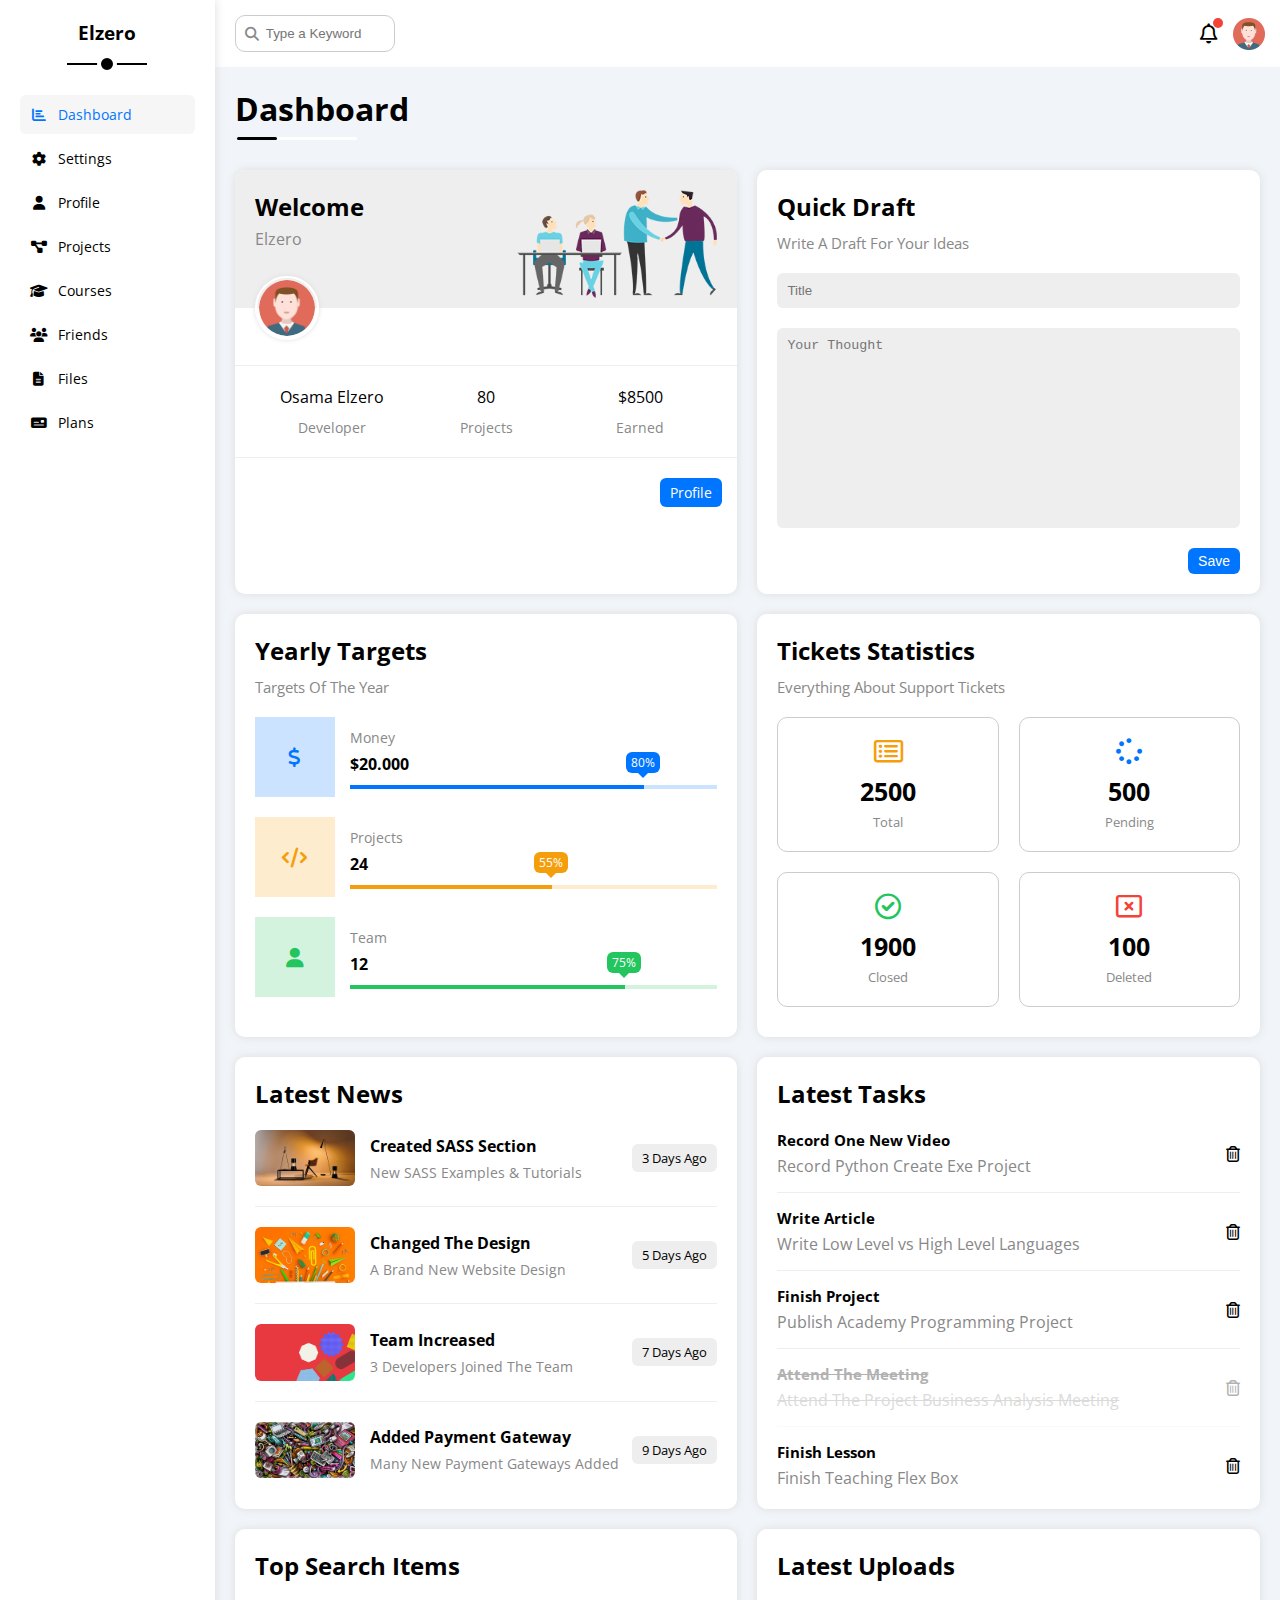
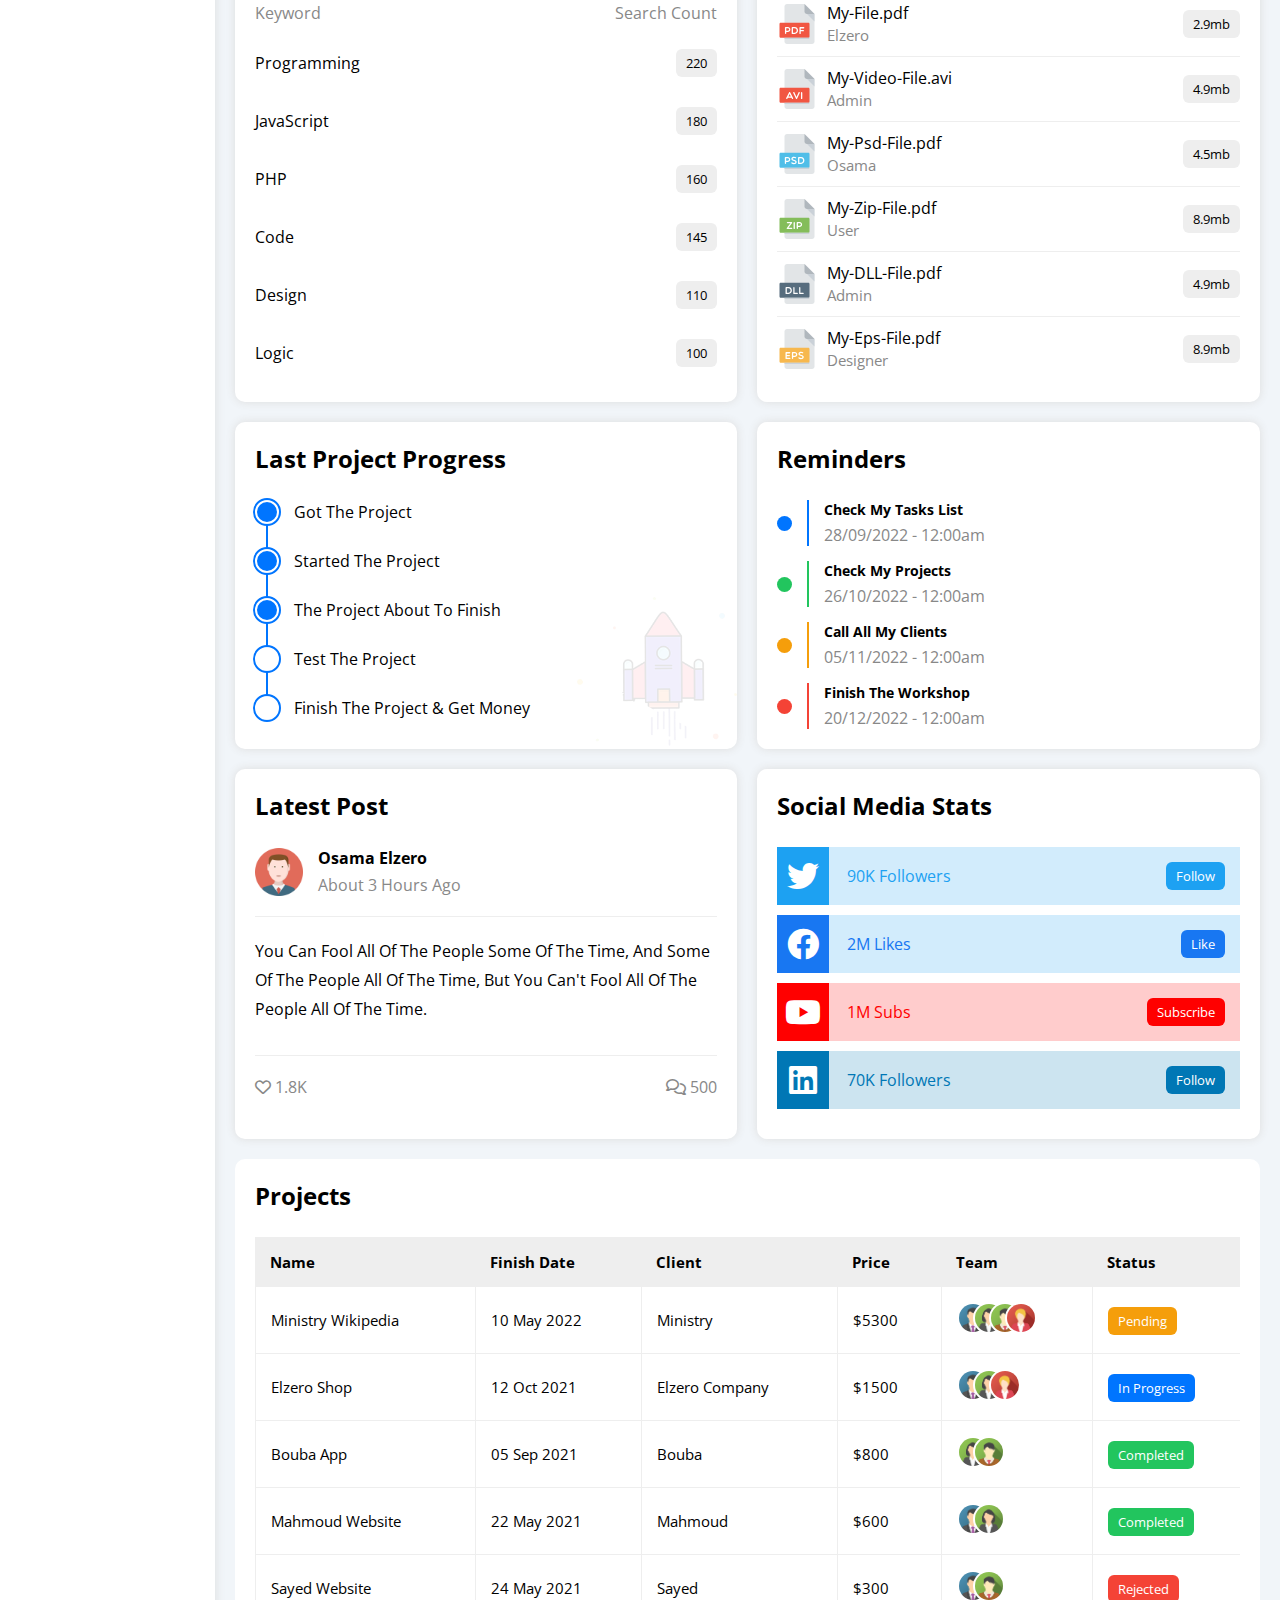
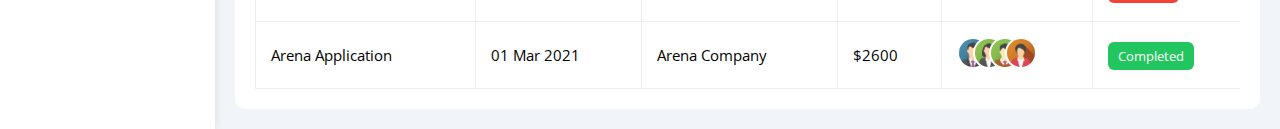
<file: index.html>
<!DOCTYPE html>
<html lang="en">
<head>
	<meta charset="UTF-8">
	<meta http-equiv="X-UA-Compatible" content="IE=edge">
	<meta name="viewport" content="width=device-width, initial-scale=1.0">
	<link rel="stylesheet" href="css/all.min.css">
	<link rel="stylesheet" href="css/framework.css">
	<link rel="stylesheet" href="css/master.css">
	<title>Dashboard</title>
	<link rel="preconnect" href="https://fonts.googleapis.com">
	<link rel="preconnect" href="https://fonts.gstatic.com" crossorigin>
	<link href="https://fonts.googleapis.com/css2?family=Open+Sans:wght@300;500&display=swap" rel="stylesheet" />
</head>
<body>
	<div class="page d-flex">
		<div class="sidebar bg-white p-20 p-relative">
			<h3 class="p-relative txt-c mt-0">Elzero</h3>
			<ul>
				<li>
					<a class="active d-flex align-center fs-14 c-black rad-6 p-10" href="index.html">
						<i class="fa-solid fa-chart-bar fa-fw"></i>
						<span class="hide-mobile">Dashboard</span>
					</a>
				</li>
				<li>
					<a class="d-flex align-center fs-14 c-black rad-6 p-10" href="settings.html">
						<i class="fa-solid fa-gear fa-fw"></i>
						<span class="hide-mobile">Settings</span>
					</a>
				</li>
				<li>
					<a class="d-flex align-center fs-14 c-black rad-6 p-10" href="profile.html">
						<i class="fa-solid fa-user fa-fw"></i>
						<span class="hide-mobile">Profile</span>
					</a>
				</li>
				<li>
					<a class="d-flex align-center fs-14 c-black rad-6 p-10" href="projects.html">
						<i class="fa-solid fa-diagram-project fa-fw"></i>
						<span class="hide-mobile">Projects</span>
					</a>
				</li>
				<li>
					<a class="d-flex align-center fs-14 c-black rad-6 p-10" href="courses.html">
						<i class="fa-solid fa-graduation-cap fa-fw"></i>
						<span class="hide-mobile">Courses</span>
					</a>
				</li>
				<li>
					<a class="d-flex align-center fs-14 c-black rad-6 p-10" href="friends.html">
						<i class="fa-solid fa-users fa-fw"></i>
						<span class="hide-mobile">Friends</span>
					</a>
				</li>
				<li>
					<a class="d-flex align-center fs-14 c-black rad-6 p-10" href="files.html">
						<i class="fa-solid fa-file-lines fa-fw"></i>
						<span class="hide-mobile">Files</span>
					</a>
				</li>
				<li>
					<a class="d-flex align-center fs-14 c-black rad-6 p-10" href="plans.html">
						<i class="fa-solid fa-money-check fa-fw"></i>
						<span class="hide-mobile">Plans</span>
					</a>
				</li>
			</ul>
		</div>
		<div class="content w-full">
			<!-- Start Head -->
			<div class="head bg-white p-15 between-flex">
				<div class="search p-relative">
					<input class="p-10" type="search" placeholder="Type a Keyword">
				</div>
				<div class="icons d-flex align-center">
					<span class="notification p-relative">
						<i class="fa-regular fa-bell fa-lg"></i>
					</span>
					<img src="imgs/avatar.png" alt="">
				</div>
			</div>
			<!-- End Head -->
			<h1 class="p-relative">Dashboard</h1>
			<div class="wrapper d-grid gap-20">
				<!-- Start Welcome Widget -->
				<div class="welcome bg-white rad-10 txt-c-mobile block-mobile">
					<div class="intro p-20 d-flex space-between bg-eee">
						<div>
							<h2 class="m-0">Welcome</h2>
							<p class="c-grey mt-5">Elzero</p>
						</div>
						<img class="hide-mobile" src="imgs/welcome.png" alt="">
					</div>
					<img class="avatar" src="imgs/avatar.png" alt="">
					<div class="body txt-c d-flex p-20 mt-20 mb-20 block-mobile">
						<div>Osama Elzero <span class="d-block c-grey fs-14 mt-10">Developer</span></div>
						<div>80 <span class="d-block c-grey fs-14 mt-10">Projects</span></div>
						<div>$8500 <span class="d-block c-grey fs-14 mt-10">Earned</span></div>
					</div>
					<a href="profile.html" class="visit d-block fs-14 bg-blue c-white w-fit btn-shape ">Profile</a>
				</div>
				<!-- End Welcome Widget -->
				<!-- Start Quick Draft Widget -->
				<div class="quick-draft p-20 bg-white rad-10">
					<h2 class="mt-0 mb-10">Quick Draft</h2>
					<p class="mt-0 mb-20 c-grey fs-15">Write A Draft For Your Ideas</p>
					<form action="">
						<input  class="d-block mb-20 w-full p-10 b-none bg-eee rad-6" type="text" placeholder="Title">
						<textarea class="d-block mb-20 w-full p-10 b-none bg-eee rad-6" placeholder="Your Thought"></textarea>
						<input class="save d-block bg-blue fs-14 c-white b-none w-fit btn-shape" type="submit" value="Save">
					</form>
				</div>
				<!-- End Quick Draft Widget -->
				<!-- Start Yearly Targets Widget -->
				<div class="targets p-20 bg-white rad-10">
					<h2 class="mt-0 mb-10">Yearly Targets</h2>
					<p class="mt-0 mb-20 c-grey fs-15">Targets Of The Year</p>
					<div class="target-row mb-20 blue center-flex">
						<div class="icon center-flex">
							<i class="fa-solid fa-dollar-sign fa-lg c-blue"></i>
						</div>
						<div class="details">
							<span class="fs-14 c-grey">Money</span>
							<span class="d-block mt-5 mb-10 fw-bold">$20.000</span>
							<div class="progress p-relative">
								<span class="bg-blue blue c-white" style="width: 80%">
									<span class="bg-blue rad-6 c-white ">80%</span>
								</span>
							</div>
						</div>
					</div>
					<div class="target-row mb-20 orange center-flex">
						<div class="icon center-flex">
							<i class="fa-solid fa-code fa-lg c-orange"></i>
						</div>
						<div class="details">
							<span class="fs-14 c-grey">Projects</span>
							<span class="d-block mt-5 mb-10 fw-bold">24</span>
							<div class="progress p-relative">
								<span class="bg-orange orange c-white" style="width: 55%">
									<span class="bg-orange rad-6 c-white ">55%</span>
								</span>
							</div>
						</div>
					</div>
					<div class="target-row mb-20 green center-flex">
						<div class="icon center-flex">
							<i class="fa-solid fa-user fa-lg c-green"></i>
						</div>
						<div class="details">
							<span class="fs-14 c-grey">Team</span>
							<span class="d-block mt-5 mb-10 fw-bold">12</span>
							<div class="progress p-relative">
								<span class="bg-green green c-white" style="width: 75%">
									<span class="bg-green rad-6 c-white ">75%</span>
								</span>
							</div>
						</div>
					</div>
				</div>
				<!-- End Yearly Targets Widget -->
				<!-- Start Tickets Statistics Widget -->
				<div class="tickets bg-white rad-10 p-20">
					<h2 class="mt-0 mb-10">Tickets Statistics</h2>
					<p class="c-grey fs-15 mt-0 mb-20">Everything About Support Tickets</p>
					<div class="d-flex f-wrap gap-20 txt-c">
						<div class="box border-ccc rad-10 p-20 c-grey fs-13">
							<i class="fa-regular fa-rectangle-list fa-2x mb-10 c-orange"></i>
							<span class="d-block c-black fw-bold fs-25 mb-5">2500</span>
							Total
						</div>
						<div class="box border-ccc rad-10 p-20 c-grey fs-13">
							<i class="fa-solid fa-spinner fa-2x mb-10 c-blue"></i>
							<span class="d-block c-black fw-bold fs-25 mb-5">500</span>
							Pending
						</div>
						<div class="box border-ccc rad-10 p-20 c-grey fs-13">
							<i class="fa-regular fa-circle-check fa-2x mb-10 c-green"></i>
							<span class="d-block c-black fw-bold fs-25 mb-5">1900</span>
							Closed
						</div>
						<div class="box border-ccc rad-10 p-20 c-grey fs-13">
							<i class="fa-regular fa-rectangle-xmark fa-2x mb-10 c-red"></i>
							<span class="d-block c-black fw-bold fs-25 mb-5">100</span>
							Deleted
						</div>
					</div>
				</div>
				<!-- Start Tickets Statistics Widget -->
				<!-- Start Latest News Widget -->
				<div class="latest-news bg-white rad-10 p-20 txt-c-mobile">
					<h2 class="mt-0 mb-20">Latest News</h2>
					<div class="news-row d-flex align-center block-mobile">
						<img class="w-100 rad-6 mr-15" src="imgs/news-01.png" alt="">
						<div class="info">
							<h3>Created SASS Section</h3>
							<p class="c-grey fs-14 m-0">New SASS Examples & Tutorials</p>
						</div>
						<div class="label btn-shape bg-eee fs-13">
							3 Days Ago
						</div>
					</div>
					<div class="news-row d-flex align-center block-mobile">
						<img class="w-100 rad-6 mr-15" src="imgs/news-02.png" alt="">
						<div class="info">
							<h3>Changed The Design</h3>
							<p class="c-grey fs-14 m-0">A Brand New Website Design</p>
						</div>
						<div class="label btn-shape bg-eee fs-13">
							5 Days Ago
						</div>
					</div>
					<div class="news-row d-flex align-center block-mobile">
						<img class="w-100 rad-6 mr-15" src="imgs/news-03.png" alt="">
						<div class="info">
							<h3>Team Increased</h3>
							<p class="c-grey fs-14 m-0">3 Developers Joined The Team</p>
						</div>
						<div class="label btn-shape bg-eee fs-13">
							7 Days Ago
						</div>
					</div>
					<div class="news-row d-flex align-center block-mobile">
						<img class="w-100 rad-6 mr-15" src="imgs/news-04.png" alt="">
						<div class="info">
							<h3>Added Payment Gateway</h3>
							<p class="c-grey fs-14 m-0">Many New Payment Gateways Added</p>
						</div>
						<div class="label btn-shape bg-eee fs-13">
							9 Days Ago
						</div>
					</div>
				</div>
				<!-- End Latest News Widget -->
				<!-- Start Latest Tasks Widget -->
				<div class="latest-tasks bg-white p-20 rad-10">
					<h2 class="mt-0 mb-20">Latest Tasks</h2>
					<div class="task-row between-flex">
						<div class="info">
							<h3 class="mt-0 mb-5 fs-15">Record One New Video</h3>
							<p class="c-grey m-0">Record Python Create Exe Project</p>
						</div>
						<i class="fa-regular fa-trash-can delete"></i>
					</div>
					<div class="task-row between-flex">
						<div class="info">
							<h3 class="mt-0 mb-5 fs-15">Write Article</h3>
							<p class="c-grey m-0">Write Low Level vs High Level Languages</p>
						</div>
						<i class="fa-regular fa-trash-can delete"></i>
					</div>
					<div class="task-row between-flex">
						<div class="info">
							<h3 class="mt-0 mb-5 fs-15">Finish Project</h3>
							<p class="c-grey m-0">Publish Academy Programming Project</p>
						</div>
						<i class="fa-regular fa-trash-can delete"></i>
					</div>
					<div class="task-row between-flex done">
						<div class="info">
							<h3 class="mt-0 mb-5 fs-15">Attend The Meeting</h3>
							<p class="c-grey m-0">Attend The Project Business Analysis Meeting</p>
						</div>
						<i class="fa-regular fa-trash-can delete"></i>
					</div>
					<div class="task-row between-flex">
						<div class="info">
							<h3 class="mt-0 mb-5 fs-15">Finish Lesson</h3>
							<p class="c-grey m-0">Finish Teaching Flex Box</p>
						</div>
						<i class="fa-regular fa-trash-can delete"></i>
					</div>
				</div>
				<!-- End Latest Tasks Widget -->
				<!-- Start Top Search Items Widget -->
				<div class="search-items bg-white rad-10 p-20">
					<h2 class="mt-0 mb-20">Top Search Items</h2>
					<div class="items-head between-flex c-grey mb-10">
						<div>Keyword</div>
						<div>Search Count</div>
					</div>
					<div class="items between-flex pt-15 pb-15">
						<span>Programming</span>
						<span class="btn-shape bg-eee fs-13">220</span>
					</div>
					<div class="items between-flex pt-15 pb-15">
						<span>JavaScript</span>
						<span class="btn-shape bg-eee fs-13">180</span>
					</div>
					<div class="items between-flex pt-15 pb-15">
						<span>PHP</span>
						<span class="btn-shape bg-eee fs-13">160</span>
					</div>
					<div class="items between-flex pt-15 pb-15">
						<span>Code</span>
						<span class="btn-shape bg-eee fs-13">145</span>
					</div>
					<div class="items between-flex pt-15 pb-15">
						<span>Design</span>
						<span class="btn-shape bg-eee fs-13">110</span>
					</div>
					<div class="items between-flex pt-15 pb-15">
						<span>Logic</span>
						<span class="btn-shape bg-eee fs-13">100</span>
					</div>
				</div>
				<!-- End Top Search Items Widget -->
				<!-- Start Latest Uploads Widget -->
				<div class="latest-uploads bg-white rad-10 p-20">
					<h2 class="mt-0 mb-20">Latest Uploads</h2>
					<ul>
						<li class="between-flex pb-10 mb-10">
							<div class="d-flex align-center">
								<img class="mr-10" src="imgs/pdf.svg" alt="">
								<div>
									<span class="d-block">My-File.pdf</span>
									<span class="c-grey fs-15">Elzero</span>
								</div>
							</div>
							<div class="btn-shape bg-eee fs-13">2.9mb</div>
						</li>
						<li class="between-flex pb-10 mb-10">
							<div class="d-flex align-center">
								<img class="mr-10" src="imgs/avi.svg" alt="">
								<div>
									<span class="d-block">My-Video-File.avi</span>
									<span class="c-grey fs-15">Admin</span>
								</div>
							</div>
							<div class="btn-shape bg-eee fs-13">4.9mb</div>
						</li>
						<li class="between-flex pb-10 mb-10">
							<div class="d-flex align-center">
								<img class="mr-10" src="imgs/psd.svg" alt="">
								<div>
									<span class="d-block">My-Psd-File.pdf</span>
									<span class="c-grey fs-15">Osama</span>
								</div>
							</div>
							<div class="btn-shape bg-eee fs-13">4.5mb</div>
						</li>
						<li class="between-flex pb-10 mb-10">
							<div class="d-flex align-center">
								<img class="mr-10" src="imgs/zip.svg" alt="">
								<div>
									<span class="d-block">My-Zip-File.pdf</span>
									<span class="c-grey fs-15">User</span>
								</div>
							</div>
							<div class="btn-shape bg-eee fs-13">8.9mb</div>
						</li>
						<li class="between-flex pb-10 mb-10">
							<div class="d-flex align-center">
								<img class="mr-10" src="imgs/dll.svg" alt="">
								<div>
									<span class="d-block">My-DLL-File.pdf</span>
									<span class="c-grey fs-15">Admin</span>
								</div>
							</div>
							<div class="btn-shape bg-eee fs-13">4.9mb</div>
						</li>
						<li class="between-flex">
							<div class="d-flex align-center">
								<img class="mr-10" src="imgs/eps.svg" alt="">
								<div>
									<span class="d-block">My-Eps-File.pdf</span>
									<span class="c-grey fs-15">Designer</span>
								</div>
							</div>
							<div class="btn-shape bg-eee fs-13">8.9mb</div>
						</li>
					</ul>
				</div>
				<!-- End Latest Uploads Widget -->
				<!-- Start Projects Progress Widget -->
				<div class="last-project bg-white p-20 rad-10 p-relative">
					<h2 class="mt-0 mb-20">Last Project Progress</h2>
					<ul class="p-relative">
						<li class="mt-25 d-flex align-center done">Got The Project</li>
						<li class="mt-25 d-flex align-center done">Started The Project</li>
						<li class="mt-25 d-flex align-center done">The Project About To Finish</li>
						<li class="mt-25 d-flex align-center current">Test The Project</li>
						<li class="mt-25 d-flex align-center">Finish The Project & Get Money</li>						
					</ul>
					<img class="launch-icon hide-mobile" src="imgs/project.png" alt="">
				</div>
				<!-- End Projects Progress Widget -->
				<!-- Start Reminders widget -->
				<div class="reminders p-20 bg-white rad-10 p-relative">
					<h2 class="mt-0 mb-25">Reminders</h2>
					<ul class="m-0">
						<li class="d-flex align-center mt-15">
							<span class="key bg-blue mr-15 d-block rad-half"></span>
							<div class="pl-15 blue">
								<p class="fs-14 fw-bold mt-0 mb-5">Check My Tasks List</p>
								<span class="fw-13 c-grey">28/09/2022 - 12:00am</span>
							</div>
						</li>
						<li class="d-flex align-center mt-15">
							<span class="key bg-green mr-15 d-block rad-half"></span>
							<div class="pl-15 green">
								<p class="fs-14 fw-bold mt-0 mb-5">Check My Projects</p>
								<span class="fw-13 c-grey">26/10/2022 - 12:00am</span>
							</div>
						</li>
						<li class="d-flex align-center mt-15">
							<span class="key bg-orange mr-15 d-block rad-half"></span>
							<div class="pl-15 orange">
								<p class="fs-14 fw-bold mt-0 mb-5">Call All My Clients</p>
								<span class="fw-13 c-grey">05/11/2022 - 12:00am</span>
							</div>
						</li>
						<li class="d-flex align-center mt-15">
							<span class="key bg-red mr-15 d-block rad-half"></span>
							<div class="pl-15 red">
								<p class="fs-14 fw-bold mt-0 mb-5">Finish The Workshop</p>
								<span class="fw-13 c-grey">20/12/2022 - 12:00am</span>
							</div>
						</li>
					</ul>
				</div>
				<!-- End Reminders widget -->
				<!-- Start Latest Post Widget -->
				<div class="latest-post p-20 bg-white rad-10 p-relative">
					<h2 class="mt-0 mb-25">Latest Post</h2>
					<div class="top d-flex align-center">
						<img class="avater mr-15" src="imgs/avatar.png" alt="">
						<div class="info">
							<span class="d-block mb-5 fw-bold">Osama Elzero</span>
							<span class="c-grey">About 3 Hours Ago</span>
						</div>
					</div>
					<div class="post-content txt-c-mobile pt-20 pb-20 mt-20 mb-20">
						You Can Fool All Of The People Some Of The Time, 
						And Some Of The People All Of The Time, But You Can't Fool All Of The People All Of The Time.
					</div>
					<div class="post-stats between-flex c-grey">
						<div>
							<i class="fa-regular fa-heart"></i>
							<span>1.8K</span>
						</div>
						<div>
							<i class="fa-regular fa-comments"></i>
							<span>500</span>
						</div>
					</div>
				</div>
				<!-- End Latest Post Widget -->
				<!-- Start Social Media Stats Widget -->
				<div class="social-media p-20 bg-white rad-10 p-relative">
					<h2 class="mt-0 mb-25">Social Media Stats</h2>
					<div class="box twitter p-15 p-relative mb-10 between-flex">
						<i class="fa-brands fa-twitter fa-2x c-white h-full center-flex"></i>
						<span>90K Followers</span>
						<a class="fs-13 c-white btn-shape" href="#">Follow</a>
					</div>
					<div class="box facebook p-15 p-relative mb-10 between-flex">
						<i class="fa-brands fa-facebook fa-2x c-white h-full center-flex"></i>
						<span>2M Likes</span>
						<a class="fs-13 c-white btn-shape" href="#">Like</a>
					</div>
					<div class="box youtube p-15 p-relative mb-10 between-flex">
						<i class="fa-brands fa-youtube fa-2x c-white h-full center-flex"></i>
						<span>1M Subs</span>
						<a class="fs-13 c-white btn-shape" href="#">Subscribe</a>
					</div>
					<div class="box linkedin p-15 p-relative mb-10 between-flex">
						<i class="fa-brands fa-linkedin fa-2x c-white h-full center-flex"></i>
						<span>70K Followers</span>
						<a class="fs-13 c-white btn-shape" href="#">Follow</a>
					</div>
				</div>
				<!-- End Social Media Stats Widget -->
			</div>
			<!-- Start Projects Table Widget -->
			<div class="projects p-20 bg-white rad-10 p-relative m-20">
				<h2 class="mt-0 mb-25">Projects</h2>
				<div class="responsive-table">
					<table class="fs-15 w-full">
						<thead>
							<tr>
								<td>Name</td>
								<td>Finish Date</td>
								<td>Client</td>
								<td>Price</td>
								<td>Team</td>
								<td>Status</td>
							</tr>
						</thead>
						<tbody>
							<tr>
								<td>Ministry Wikipedia</td>
								<td>10 May 2022</td>
								<td>Ministry</td>
								<td>$5300</td>
								<td>
									<img src="imgs/team-01.png" alt="">
									<img src="imgs/team-02.png" alt="">
									<img src="imgs/team-03.png" alt="">
									<img src="imgs/team-05.png" alt="">
								</td>
								<td>
									<span class="label btn-shape bg-orange c-white">Pending</span>
								</td>
							</tr>
							<tr>
								<td>Elzero Shop</td>
								<td>12 Oct 2021</td>
								<td>Elzero Company</td>
								<td>$1500</td>
								<td>
									<img src="imgs/team-01.png" alt="">
									<img src="imgs/team-02.png" alt="">
									<img src="imgs/team-05.png" alt="">
								</td>
								<td>
									<span class="label btn-shape bg-blue c-white">In Progress</span>
								</td>
							</tr>
							<tr>
								<td>Bouba App</td>
								<td>05 Sep 2021</td>
								<td>Bouba</td>
								<td>$800</td>
								<td>
									<img src="imgs/team-02.png" alt="">
									<img src="imgs/team-03.png" alt="">
								</td>
								<td>
									<span class="label btn-shape bg-green c-white">Completed</span>
								</td>
							</tr>
							<tr>
								<td>Mahmoud Website</td>
								<td>22 May 2021</td>
								<td>Mahmoud</td>
								<td>$600</td>
								<td>
									<img src="imgs/team-01.png" alt="">
									<img src="imgs/team-02.png" alt="">
								</td>
								<td>
									<span class="label btn-shape bg-green c-white">Completed</span>
								</td>
							</tr>
							<tr>
								<td>Sayed Website</td>
								<td>24 May 2021</td>
								<td>Sayed</td>
								<td>$300</td>
								<td>
									<img src="imgs/team-01.png" alt="">
									<img src="imgs/team-03.png" alt="">
								</td>
								<td>
									<span class="label btn-shape bg-red c-white">Rejected</span>
								</td>
							</tr>
							<tr>
								<td>Arena Application</td>
								<td>01 Mar 2021</td>
								<td>Arena Company</td>
								<td>$2600</td>
								<td>
									<img src="imgs/team-01.png" alt="">
									<img src="imgs/team-02.png" alt="">
									<img src="imgs/team-03.png" alt="">
									<img src="imgs/team-04.png" alt="">
								</td>
								<td>
									<span class="label btn-shape bg-green c-white">Completed</span>
								</td>
							</tr>
						</tbody>
					</table>
				</div>
			</div>
			<!-- End Projects Table Widget -->
		</div>
	</div>
</body>
</html>
</file>
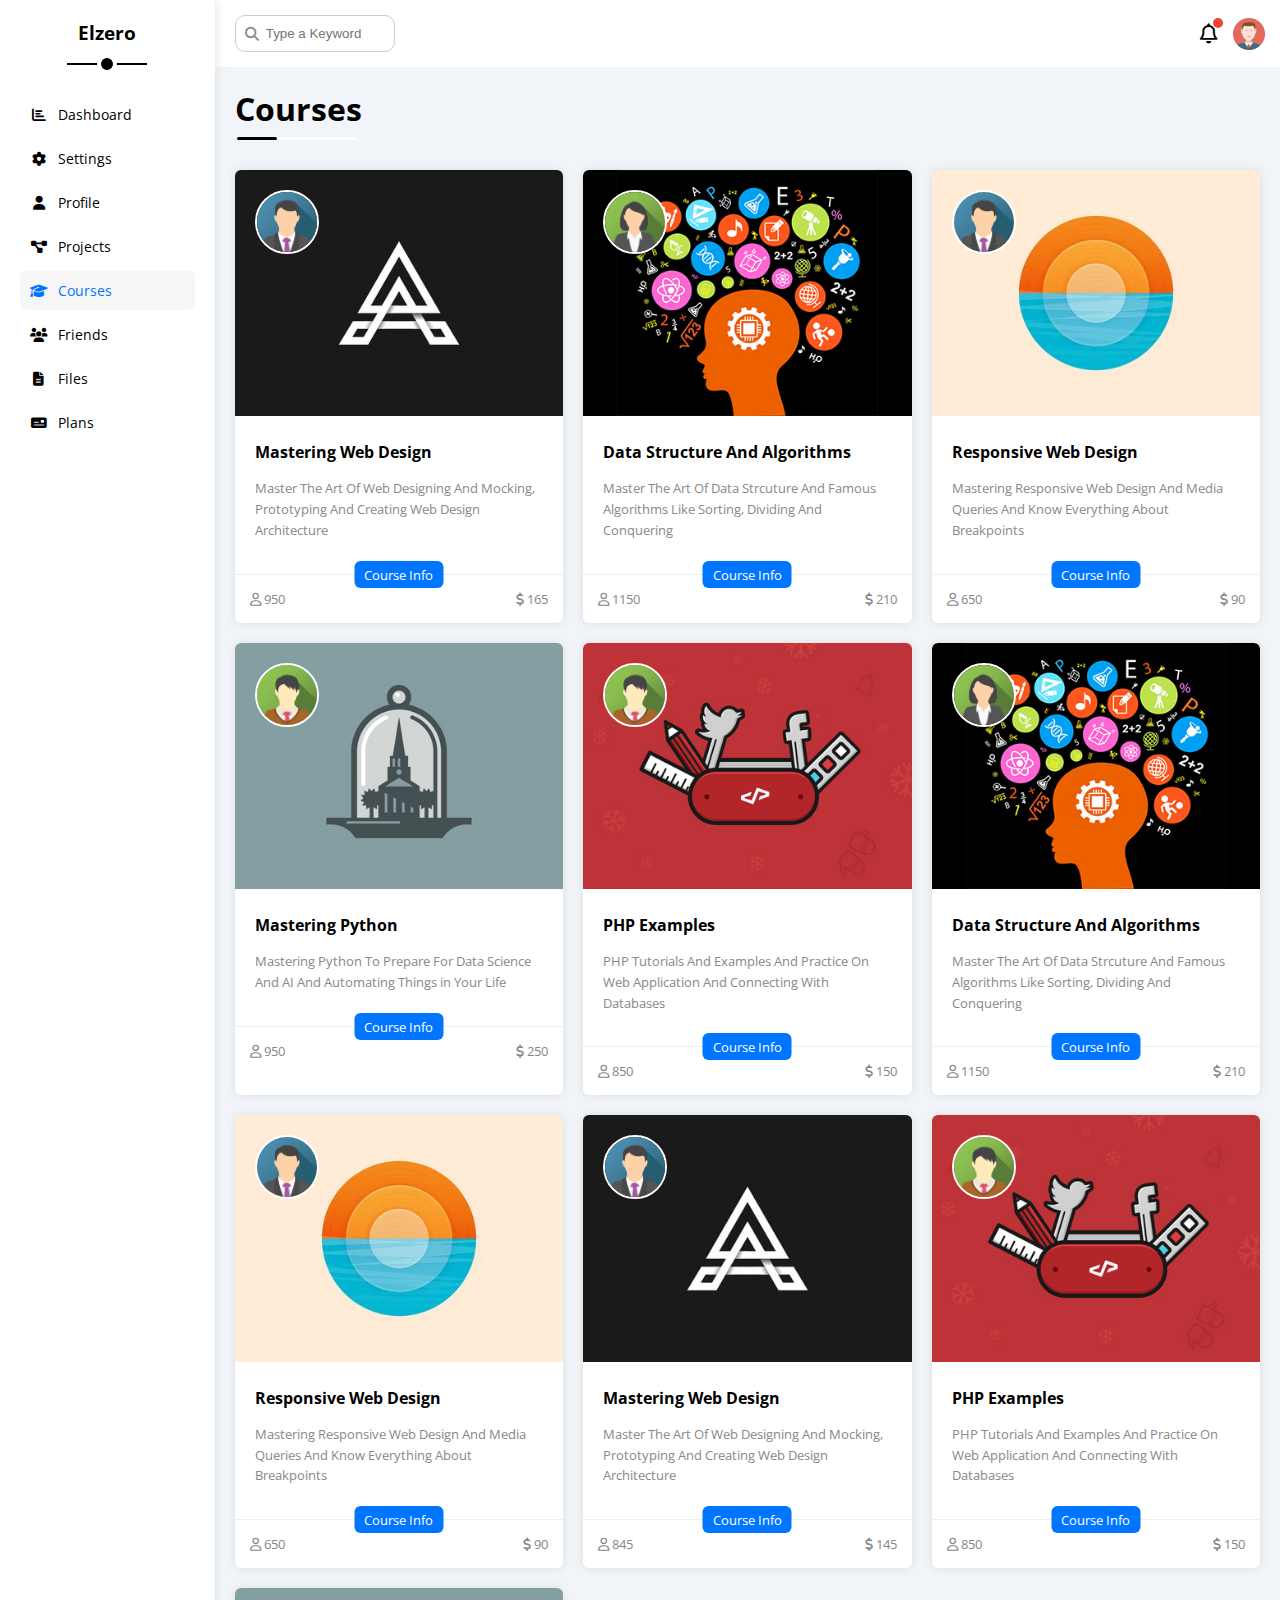
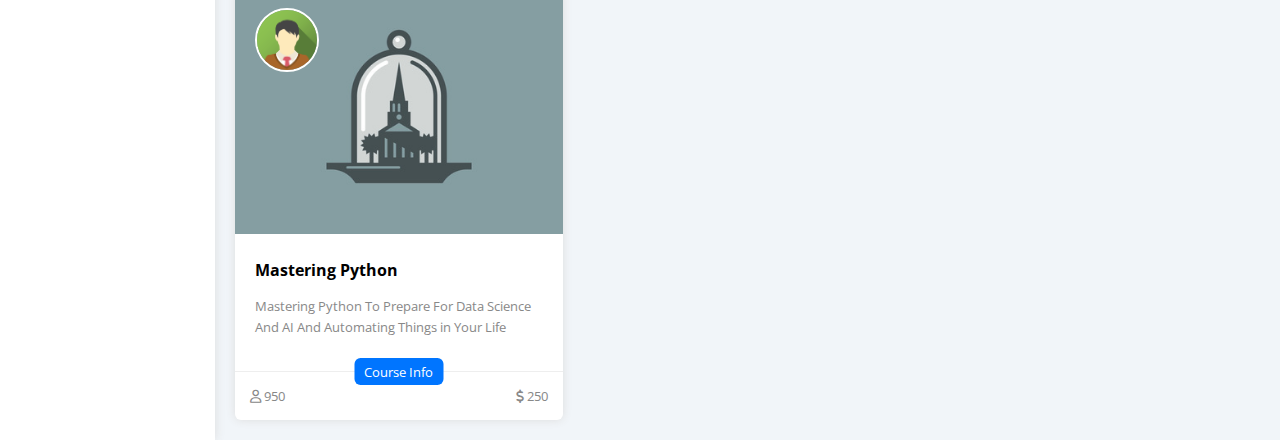
<file: courses.html>
<!DOCTYPE html>
<html lang="en">
<head>
	<meta charset="UTF-8">
	<meta http-equiv="X-UA-Compatible" content="IE=edge">
	<meta name="viewport" content="width=device-width, initial-scale=1.0">
	<link rel="stylesheet" href="css/all.min.css">
	<link rel="stylesheet" href="css/framework.css">
	<link rel="stylesheet" href="css/master.css">
	<title>Courses</title>
	<link rel="preconnect" href="https://fonts.googleapis.com">
	<link rel="preconnect" href="https://fonts.gstatic.com" crossorigin>
	<link href="https://fonts.googleapis.com/css2?family=Open+Sans:wght@300;500&display=swap" rel="stylesheet" />
</head>
<body>
	<div class="page d-flex">
		<div class="sidebar bg-white p-20 p-relative">
			<h3 class="p-relative txt-c mt-0">Elzero</h3>
			<ul>
				<li>
					<a class="d-flex align-center fs-14 c-black rad-6 p-10" href="index.html">
						<i class="fa-solid fa-chart-bar fa-fw"></i>
						<span class="hide-mobile">Dashboard</span>
					</a>
				</li>
				<li>
					<a class="d-flex align-center fs-14 c-black rad-6 p-10" href="settings.html">
						<i class="fa-solid fa-gear fa-fw"></i>
						<span class="hide-mobile">Settings</span>
					</a>
				</li>
				<li>
					<a class="d-flex align-center fs-14 c-black rad-6 p-10" href="profile.html">
						<i class="fa-solid fa-user fa-fw"></i>
						<span class="hide-mobile">Profile</span>
					</a>
				</li>
				<li>
					<a class="d-flex align-center fs-14 c-black rad-6 p-10" href="projects.html">
						<i class="fa-solid fa-diagram-project fa-fw"></i>
						<span class="hide-mobile">Projects</span>
					</a>
				</li>
				<li>
					<a class="active d-flex align-center fs-14 c-black rad-6 p-10" href="courses.html">
						<i class="fa-solid fa-graduation-cap fa-fw"></i>
						<span class="hide-mobile">Courses</span>
					</a>
				</li>
				<li>
					<a class="d-flex align-center fs-14 c-black rad-6 p-10" href="friends.html">
						<i class="fa-solid fa-users fa-fw"></i>
						<span class="hide-mobile">Friends</span>
					</a>
				</li>
				<li>
					<a class="d-flex align-center fs-14 c-black rad-6 p-10" href="files.html">
						<i class="fa-solid fa-file-lines fa-fw"></i>
						<span class="hide-mobile">Files</span>
					</a>
				</li>
				<li>
					<a class="d-flex align-center fs-14 c-black rad-6 p-10" href="plans.html">
						<i class="fa-solid fa-money-check fa-fw"></i>
						<span class="hide-mobile">Plans</span>
					</a>
				</li>
			</ul>
		</div>
		<div class="content w-full">
			<!-- Start Head -->
			<div class="head bg-white p-15 between-flex">
				<div class="search p-relative">
					<input class="p-10" type="search" placeholder="Type a Keyword">
				</div>
				<div class="icons d-flex align-center">
					<span class="notification p-relative">
						<i class="fa-regular fa-bell fa-lg"></i>
					</span>
					<img src="imgs/avatar.png" alt="">
				</div>
			</div>
			<!-- End Head -->
			<h1 class="p-relative">Courses</h1>
			<div class="courses-page d-grid gap-20 m-20">
				<div class="course bg-white rad-6 p-relative">
					<img src="imgs/course-01.jpg" alt="" class="cover">
					<img src="imgs/team-01.png" alt="" class="instructor">
					<div class="p-20">
						<h4 class="m-0">Mastering Web Design</h4>
						<p class="description mt-15 c-grey fs-13">
							Master The Art Of Web Designing And Mocking, Prototyping And Creating Web Design Architecture
						</p>
					</div>
					<div class="info p-15 p-relative between-flex">
						<span class="title bg-blue c-white btn-shape">Course Info</span>
						<span class="c-grey">
							<i class="fa-regular fa-user"></i>
							950
						</span>
						<span class="c-grey">
							<i class="fa-solid fa-dollar-sign"></i>
							165
						</span>
					</div>
				</div>
				<div class="course bg-white rad-6 p-relative">
					<img src="imgs/course-02.jpg" alt="" class="cover">
					<img src="imgs/team-02.png" alt="" class="instructor">
					<div class="p-20">
						<h4 class="m-0">Data Structure And Algorithms</h4>
						<p class="description mt-15 c-grey fs-13">
							Master The Art Of Data Strcuture And Famous Algorithms Like Sorting, Dividing And Conquering 
						</p>
					</div>
					<div class="info p-15 p-relative between-flex">
						<span class="title bg-blue c-white btn-shape">Course Info</span>
						<span class="c-grey">
							<i class="fa-regular fa-user"></i>
							1150
						</span>
						<span class="c-grey">
							<i class="fa-solid fa-dollar-sign"></i>
							210
						</span>
					</div>
				</div>
				<div class="course bg-white rad-6 p-relative">
					<img src="imgs/course-03.jpg" alt="" class="cover">
					<img src="imgs/team-01.png" alt="" class="instructor">
					<div class="p-20">
						<h4 class="m-0">Responsive Web Design</h4>
						<p class="description mt-15 c-grey fs-13">
							Mastering Responsive Web Design And Media Queries And Know Everything About Breakpoints
						</p>
					</div>
					<div class="info p-15 p-relative between-flex">
						<span class="title bg-blue c-white btn-shape">Course Info</span>
						<span class="c-grey">
							<i class="fa-regular fa-user"></i>
							650
						</span>
						<span class="c-grey">
							<i class="fa-solid fa-dollar-sign"></i>
							90
						</span>
					</div>
				</div>
				<div class="course bg-white rad-6 p-relative">
					<img src="imgs/course-04.jpg" alt="" class="cover">
					<img src="imgs/team-03.png" alt="" class="instructor">
					<div class="p-20">
						<h4 class="m-0">Mastering Python</h4>
						<p class="description mt-15 c-grey fs-13">
							Mastering Python To Prepare For Data Science And AI And Automating Things in Your Life 
						</p>
					</div>
					<div class="info p-15 p-relative between-flex">
						<span class="title bg-blue c-white btn-shape">Course Info</span>
						<span class="c-grey">
							<i class="fa-regular fa-user"></i>
							950
						</span>
						<span class="c-grey">
							<i class="fa-solid fa-dollar-sign"></i>
							250
						</span>
					</div>
				</div>
				<div class="course bg-white rad-6 p-relative">
					<img src="imgs/course-05.jpg" alt="" class="cover">
					<img src="imgs/team-03.png" alt="" class="instructor">
					<div class="p-20">
						<h4 class="m-0">PHP Examples</h4>
						<p class="description mt-15 c-grey fs-13">
							PHP Tutorials And Examples And Practice On Web Application And Connecting With Databases
						</p>
					</div>
					<div class="info p-15 p-relative between-flex">
						<span class="title bg-blue c-white btn-shape">Course Info</span>
						<span class="c-grey">
							<i class="fa-regular fa-user"></i>
							850
						</span>
						<span class="c-grey">
							<i class="fa-solid fa-dollar-sign"></i>
							150
						</span>
					</div>
				</div>
				<div class="course bg-white rad-6 p-relative">
					<img src="imgs/course-02.jpg" alt="" class="cover">
					<img src="imgs/team-02.png" alt="" class="instructor">
					<div class="p-20">
						<h4 class="m-0">Data Structure And Algorithms</h4>
						<p class="description mt-15 c-grey fs-13">
							Master The Art Of Data Strcuture And Famous Algorithms Like Sorting, Dividing And Conquering
						</p>
					</div>
					<div class="info p-15 p-relative between-flex">
						<span class="title bg-blue c-white btn-shape">Course Info</span>
						<span class="c-grey">
							<i class="fa-regular fa-user"></i>
							1150
						</span>
						<span class="c-grey">
							<i class="fa-solid fa-dollar-sign"></i>
							210
						</span>
					</div>
				</div>
				<div class="course bg-white rad-6 p-relative">
					<img src="imgs/course-03.jpg" alt="" class="cover">
					<img src="imgs/team-01.png" alt="" class="instructor">
					<div class="p-20">
						<h4 class="m-0">Responsive Web Design</h4>
						<p class="description mt-15 c-grey fs-13">
							Mastering Responsive Web Design And Media Queries And Know Everything About Breakpoints
						</p>
					</div>
					<div class="info p-15 p-relative between-flex">
						<span class="title bg-blue c-white btn-shape">Course Info</span>
						<span class="c-grey">
							<i class="fa-regular fa-user"></i>
							650
						</span>
						<span class="c-grey">
							<i class="fa-solid fa-dollar-sign"></i>
							90
						</span>
					</div>
				</div>
				<div class="course bg-white rad-6 p-relative">
					<img src="imgs/course-01.jpg" alt="" class="cover">
					<img src="imgs/team-01.png" alt="" class="instructor">
					<div class="p-20">
						<h4 class="m-0">Mastering Web Design</h4>
						<p class="description mt-15 c-grey fs-13">
							Master The Art Of Web Designing And Mocking, Prototyping And Creating Web Design Architecture
						</p>
					</div>
					<div class="info p-15 p-relative between-flex">
						<span class="title bg-blue c-white btn-shape">Course Info</span>
						<span class="c-grey">
							<i class="fa-regular fa-user"></i>
							845
						</span>
						<span class="c-grey">
							<i class="fa-solid fa-dollar-sign"></i>
							145
						</span>
					</div>
				</div>
				<div class="course bg-white rad-6 p-relative">
					<img src="imgs/course-05.jpg" alt="" class="cover">
					<img src="imgs/team-03.png" alt="" class="instructor">
					<div class="p-20">
						<h4 class="m-0">PHP Examples</h4>
						<p class="description mt-15 c-grey fs-13">
							PHP Tutorials And Examples And Practice On Web Application And Connecting With Databases
						</p>
					</div>
					<div class="info p-15 p-relative between-flex">
						<span class="title bg-blue c-white btn-shape">Course Info</span>
						<span class="c-grey">
							<i class="fa-regular fa-user"></i>
							850
						</span>
						<span class="c-grey">
							<i class="fa-solid fa-dollar-sign"></i>
							150
						</span>
					</div>
				</div>
				<div class="course bg-white rad-6 p-relative">
					<img src="imgs/course-04.jpg" alt="" class="cover">
					<img src="imgs/team-03.png" alt="" class="instructor">
					<div class="p-20">
						<h4 class="m-0">Mastering Python</h4>
						<p class="description mt-15 c-grey fs-13">
							Mastering Python To Prepare For Data Science And AI And Automating Things in Your Life
						</p>
					</div>
					<div class="info p-15 p-relative between-flex">
						<span class="title bg-blue c-white btn-shape">Course Info</span>
						<span class="c-grey">
							<i class="fa-regular fa-user"></i>
							950
						</span>
						<span class="c-grey">
							<i class="fa-solid fa-dollar-sign"></i>
							250
						</span>
					</div>
				</div>
			</div>
		</div>
	</div>
</body>
</html>
</file>
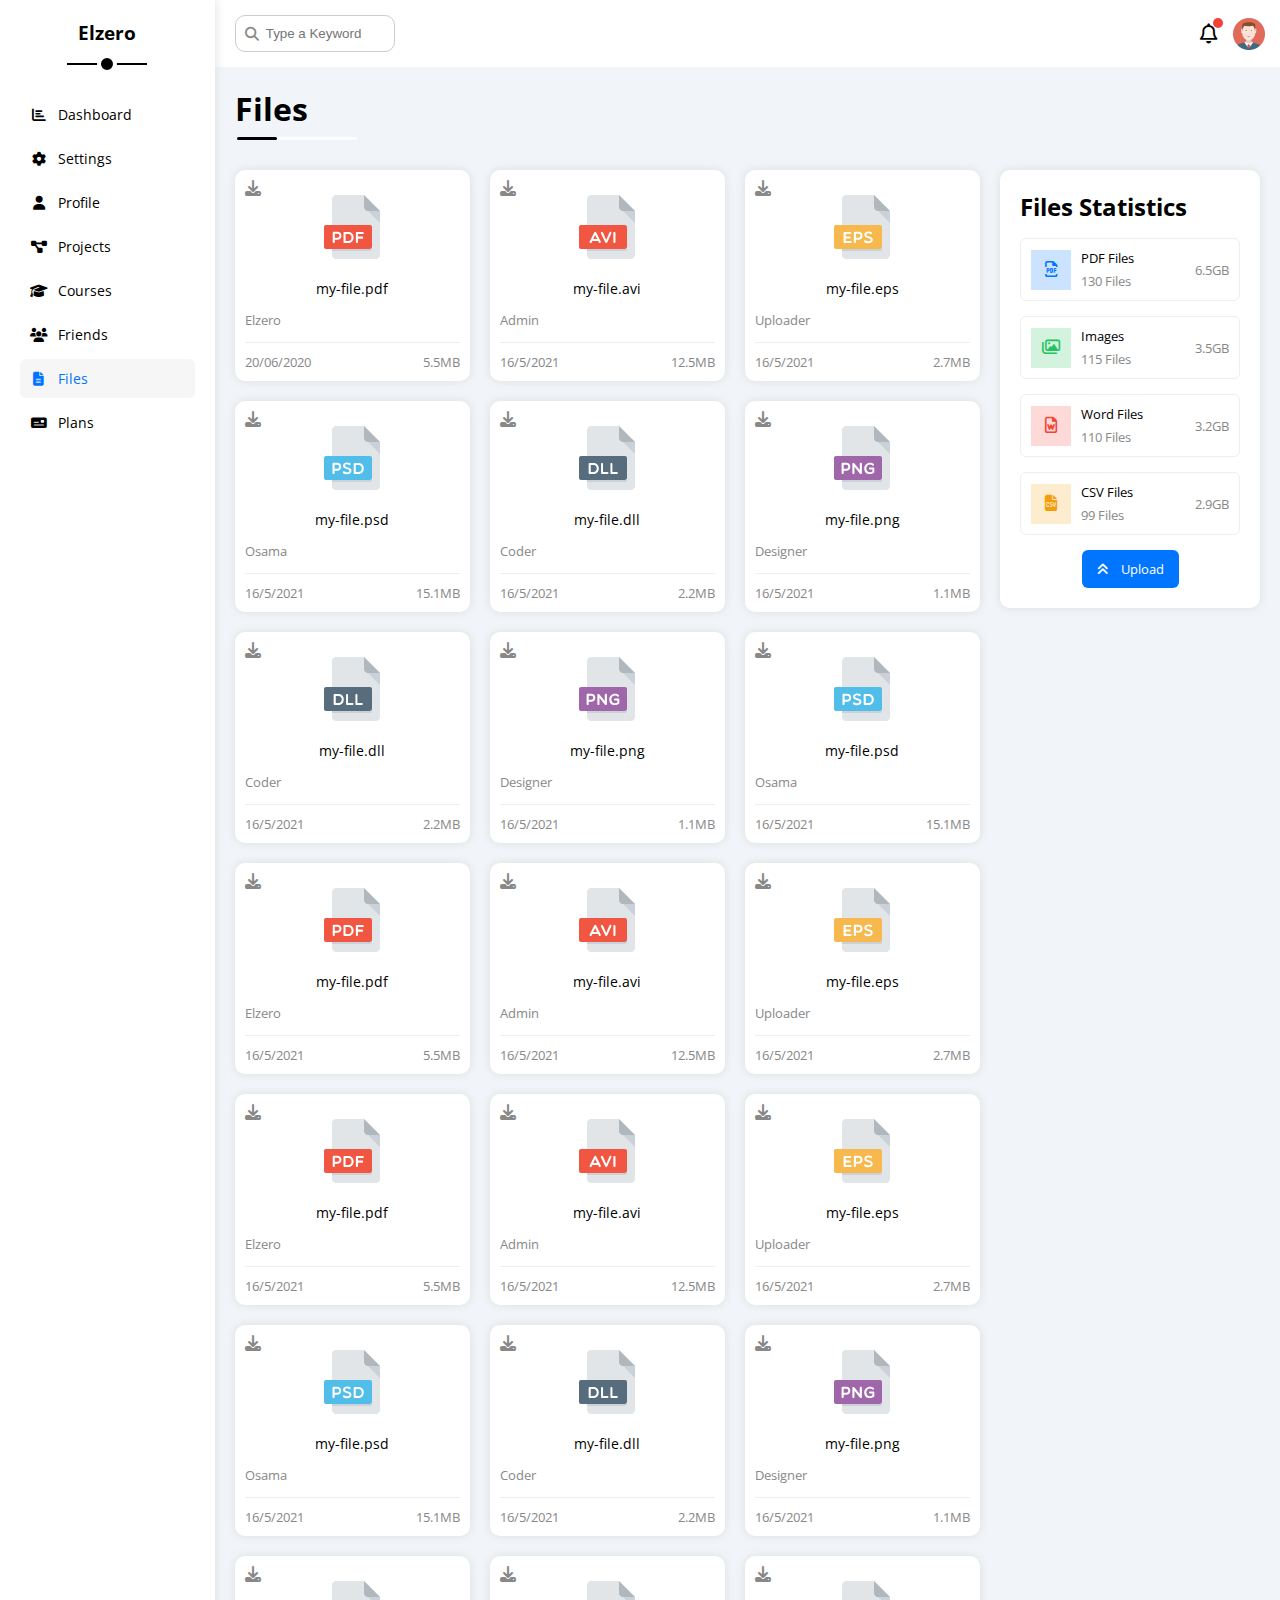
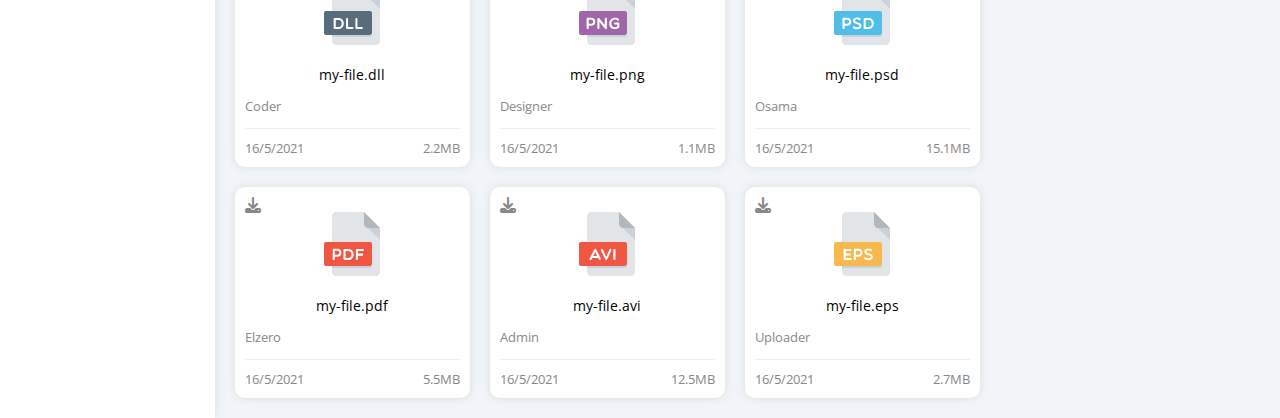
<file: files.html>
<!DOCTYPE html>
<html lang="en">

<head>
	<meta charset="UTF-8">
	<meta http-equiv="X-UA-Compatible" content="IE=edge">
	<meta name="viewport" content="width=device-width, initial-scale=1.0">
	<link rel="stylesheet" href="css/all.min.css">
	<link rel="stylesheet" href="css/framework.css">
	<link rel="stylesheet" href="css/master.css">
	<title>Files</title>
	<link rel="preconnect" href="https://fonts.googleapis.com">
	<link rel="preconnect" href="https://fonts.gstatic.com" crossorigin>
	<link href="https://fonts.googleapis.com/css2?family=Open+Sans:wght@300;500&display=swap" rel="stylesheet" />
</head>

<body>
	<div class="page d-flex">
		<div class="sidebar bg-white p-20 p-relative">
			<h3 class="p-relative txt-c mt-0">Elzero</h3>
			<ul>
				<li>
					<a class="d-flex align-center fs-14 c-black rad-6 p-10" href="index.html">
						<i class="fa-solid fa-chart-bar fa-fw"></i>
						<span class="hide-mobile">Dashboard</span>
					</a>
				</li>
				<li>
					<a class="d-flex align-center fs-14 c-black rad-6 p-10" href="settings.html">
						<i class="fa-solid fa-gear fa-fw"></i>
						<span class="hide-mobile">Settings</span>
					</a>
				</li>
				<li>
					<a class="d-flex align-center fs-14 c-black rad-6 p-10" href="profile.html">
						<i class="fa-solid fa-user fa-fw"></i>
						<span class="hide-mobile">Profile</span>
					</a>
				</li>
				<li>
					<a class="d-flex align-center fs-14 c-black rad-6 p-10" href="projects.html">
						<i class="fa-solid fa-diagram-project fa-fw"></i>
						<span class="hide-mobile">Projects</span>
					</a>
				</li>
				<li>
					<a class="d-flex align-center fs-14 c-black rad-6 p-10" href="courses.html">
						<i class="fa-solid fa-graduation-cap fa-fw"></i>
						<span class="hide-mobile">Courses</span>
					</a>
				</li>
				<li>
					<a class="d-flex align-center fs-14 c-black rad-6 p-10" href="friends.html">
						<i class="fa-solid fa-users fa-fw"></i>
						<span class="hide-mobile">Friends</span>
					</a>
				</li>
				<li>
					<a class="active d-flex align-center fs-14 c-black rad-6 p-10" href="files.html">
						<i class="fa-solid fa-file-lines fa-fw"></i>
						<span class="hide-mobile">Files</span>
					</a>
				</li>
				<li>
					<a class="d-flex align-center fs-14 c-black rad-6 p-10" href="plans.html">
						<i class="fa-solid fa-money-check fa-fw"></i>
						<span class="hide-mobile">Plans</span>
					</a>
				</li>
			</ul>
		</div>
		<div class="content w-full">
			<!-- Start Head -->
			<div class="head bg-white p-15 between-flex">
				<div class="search p-relative">
					<input class="p-10" type="search" placeholder="Type a Keyword">
				</div>
				<div class="icons d-flex align-center">
					<span class="notification p-relative">
						<i class="fa-regular fa-bell fa-lg"></i>
					</span>
					<img src="imgs/avatar.png" alt="">
				</div>
			</div>
			<!-- End Head -->
			<h1 class="p-relative">Files</h1>
			<div class="files-page d-flex m-20 gap-20">
				<div class="files-stats p-20 bg-white rad-10">
					<h2 class="mt-0 mb-15 txt-c-mobile">Files Statistics</h2>
					<div class="d-flex align-center border-eee p-10 rad-6 mb-15 fs-13">
						<i class="fa-regular fa-file-pdf fa-lg blue center-flex c-blue icon"></i>
						<div class="info">
							<span>PDF Files</span>
							<span class="c-grey d-block mt-5">130 Files</span>
						</div>
						<div class="size c-grey">6.5GB</div>
					</div>
					<div class="d-flex align-center border-eee p-10 rad-6 mb-15 fs-13">
						<i class="fa-regular fa-images fa-lg green center-flex c-green icon"></i>
						<div class="info">
							<span>Images</span>
							<span class="c-grey d-block mt-5">115 Files</span>
						</div>
						<div class="size c-grey">3.5GB</div>
					</div>
					<div class="d-flex align-center border-eee p-10 rad-6 mb-15 fs-13">
						<i class="fa-regular fa-file-word fa-lg red center-flex c-red icon"></i>
						<div class="info">
							<span>Word Files</span>
							<span class="c-grey d-block mt-5">110 Files</span>
						</div>
						<div class="size c-grey">3.2GB</div>
					</div>
					<div class="d-flex align-center border-eee p-10 rad-6 mb-15 fs-13">
						<i class="fa-solid fa-file-csv fa-lg orange center-flex c-orange icon"></i>
						<div class="info">
							<span>CSV Files</span>
							<span class="c-grey d-block mt-5">99 Files</span>
						</div>
						<div class="size c-grey">2.9GB</div>
					</div>
					<a href="#" class="upload bg-blue c-white fs-13 d-block w-fit rad-6">
						<i class="fa-solid fa-angles-up mr-10"></i>
						Upload
					</a>
				</div>
				<div class="files-content d-grid gap-20">
					<div class="file bg-white p-10 rad-10">
						<i class="fa-solid fa-download c-grey p-absolute"></i>
						<div class="icon txt-c">
							<img class="mt-15 mb-15" src="imgs/pdf.svg" alt="" />
						</div>
						<div class="txt-c mb-10 fs-14">my-file.pdf</div>
						<p class="c-grey fs-13">Elzero</p>
						<div class="info between-flex mt-10 pt-10 fs-13 c-grey">
							<span>20/06/2020</span>
							<span>5.5MB</span>
						</div>
					</div>
					<div class="file bg-white p-10 rad-10">
						<i class="fa-solid fa-download c-grey p-absolute"></i>
						<div class="icon txt-c">
							<img class="mt-15 mb-15" src="imgs/avi.svg" alt="" />
						</div>
						<div class="txt-c mb-10 fs-14">my-file.avi</div>
						<p class="c-grey fs-13">Admin</p>
						<div class="info between-flex mt-10 pt-10 fs-13 c-grey">
							<span>16/5/2021</span>
							<span>12.5MB</span>
						</div>
					</div>
					<div class="file bg-white p-10 rad-10">
						<i class="fa-solid fa-download c-grey p-absolute"></i>
						<div class="icon txt-c">
							<img class="mt-15 mb-15" src="imgs/eps.svg" alt="" />
						</div>
						<div class="txt-c mb-10 fs-14">my-file.eps</div>
						<p class="c-grey fs-13">Uploader</p>
						<div class="info between-flex mt-10 pt-10 fs-13 c-grey">
							<span>16/5/2021</span>
							<span>2.7MB</span>
						</div>
					</div>
					<div class="file bg-white p-10 rad-10">
						<i class="fa-solid fa-download c-grey p-absolute"></i>
						<div class="icon txt-c">
							<img class="mt-15 mb-15" src="imgs/psd.svg" alt="" />
						</div>
						<div class="txt-c mb-10 fs-14">my-file.psd</div>
						<p class="c-grey fs-13">Osama</p>
						<div class="info between-flex mt-10 pt-10 fs-13 c-grey">
							<span>16/5/2021</span>
							<span>15.1MB</span>
						</div>
					</div>
					<div class="file bg-white p-10 rad-10">
						<i class="fa-solid fa-download c-grey p-absolute"></i>
						<div class="icon txt-c">
							<img class="mt-15 mb-15" src="imgs/dll.svg" alt="" />
						</div>
						<div class="txt-c mb-10 fs-14">my-file.dll</div>
						<p class="c-grey fs-13">Coder</p>
						<div class="info between-flex mt-10 pt-10 fs-13 c-grey">
							<span>16/5/2021</span>
							<span>2.2MB</span>
						</div>
					</div>
					<div class="file bg-white p-10 rad-10">
						<i class="fa-solid fa-download c-grey p-absolute"></i>
						<div class="icon txt-c">
							<img class="mt-15 mb-15" src="imgs/png.svg" alt="" />
						</div>
						<div class="txt-c mb-10 fs-14">my-file.png</div>
						<p class="c-grey fs-13">Designer</p>
						<div class="info between-flex mt-10 pt-10 fs-13 c-grey">
							<span>16/5/2021</span>
							<span>1.1MB</span>
						</div>
					</div>
					<div class="file bg-white p-10 rad-10">
						<i class="fa-solid fa-download c-grey p-absolute"></i>
						<div class="icon txt-c">
							<img class="mt-15 mb-15" src="imgs/dll.svg" alt="" />
						</div>
						<div class="txt-c mb-10 fs-14">my-file.dll</div>
						<p class="c-grey fs-13">Coder</p>
						<div class="info between-flex mt-10 pt-10 fs-13 c-grey">
							<span>16/5/2021</span>
							<span>2.2MB</span>
						</div>
					</div>
					<div class="file bg-white p-10 rad-10">
						<i class="fa-solid fa-download c-grey p-absolute"></i>
						<div class="icon txt-c">
							<img class="mt-15 mb-15" src="imgs/png.svg" alt="" />
						</div>
						<div class="txt-c mb-10 fs-14">my-file.png</div>
						<p class="c-grey fs-13">Designer</p>
						<div class="info between-flex mt-10 pt-10 fs-13 c-grey">
							<span>16/5/2021</span>
							<span>1.1MB</span>
						</div>
					</div>
					<div class="file bg-white p-10 rad-10">
						<i class="fa-solid fa-download c-grey p-absolute"></i>
						<div class="icon txt-c">
							<img class="mt-15 mb-15" src="imgs/psd.svg" alt="" />
						</div>
						<div class="txt-c mb-10 fs-14">my-file.psd</div>
						<p class="c-grey fs-13">Osama</p>
						<div class="info between-flex mt-10 pt-10 fs-13 c-grey">
							<span>16/5/2021</span>
							<span>15.1MB</span>
						</div>
					</div>
					<div class="file bg-white p-10 rad-10">
						<i class="fa-solid fa-download c-grey p-absolute"></i>
						<div class="icon txt-c">
							<img class="mt-15 mb-15" src="imgs/pdf.svg" alt="" />
						</div>
						<div class="txt-c mb-10 fs-14">my-file.pdf</div>
						<p class="c-grey fs-13">Elzero</p>
						<div class="info between-flex mt-10 pt-10 fs-13 c-grey">
							<span>16/5/2021</span>
							<span>5.5MB</span>
						</div>
					</div>
					<div class="file bg-white p-10 rad-10">
						<i class="fa-solid fa-download c-grey p-absolute"></i>
						<div class="icon txt-c">
							<img class="mt-15 mb-15" src="imgs/avi.svg" alt="" />
						</div>
						<div class="txt-c mb-10 fs-14">my-file.avi</div>
						<p class="c-grey fs-13">Admin</p>
						<div class="info between-flex mt-10 pt-10 fs-13 c-grey">
							<span>16/5/2021</span>
							<span>12.5MB</span>
						</div>
					</div>
					<div class="file bg-white p-10 rad-10">
						<i class="fa-solid fa-download c-grey p-absolute"></i>
						<div class="icon txt-c">
							<img class="mt-15 mb-15" src="imgs/eps.svg" alt="" />
						</div>
						<div class="txt-c mb-10 fs-14">my-file.eps</div>
						<p class="c-grey fs-13">Uploader</p>
						<div class="info between-flex mt-10 pt-10 fs-13 c-grey">
							<span>16/5/2021</span>
							<span>2.7MB</span>
						</div>
					</div>
					<div class="file bg-white p-10 rad-10">
						<i class="fa-solid fa-download c-grey p-absolute"></i>
						<div class="icon txt-c">
							<img class="mt-15 mb-15" src="imgs/pdf.svg" alt="" />
						</div>
						<div class="txt-c mb-10 fs-14">my-file.pdf</div>
						<p class="c-grey fs-13">Elzero</p>
						<div class="info between-flex mt-10 pt-10 fs-13 c-grey">
							<span>16/5/2021</span>
							<span>5.5MB</span>
						</div>
					</div>
					<div class="file bg-white p-10 rad-10">
						<i class="fa-solid fa-download c-grey p-absolute"></i>
						<div class="icon txt-c">
							<img class="mt-15 mb-15" src="imgs/avi.svg" alt="" />
						</div>
						<div class="txt-c mb-10 fs-14">my-file.avi</div>
						<p class="c-grey fs-13">Admin</p>
						<div class="info between-flex mt-10 pt-10 fs-13 c-grey">
							<span>16/5/2021</span>
							<span>12.5MB</span>
						</div>
					</div>
					<div class="file bg-white p-10 rad-10">
						<i class="fa-solid fa-download c-grey p-absolute"></i>
						<div class="icon txt-c">
							<img class="mt-15 mb-15" src="imgs/eps.svg" alt="" />
						</div>
						<div class="txt-c mb-10 fs-14">my-file.eps</div>
						<p class="c-grey fs-13">Uploader</p>
						<div class="info between-flex mt-10 pt-10 fs-13 c-grey">
							<span>16/5/2021</span>
							<span>2.7MB</span>
						</div>
					</div>
					<div class="file bg-white p-10 rad-10">
						<i class="fa-solid fa-download c-grey p-absolute"></i>
						<div class="icon txt-c">
							<img class="mt-15 mb-15" src="imgs/psd.svg" alt="" />
						</div>
						<div class="txt-c mb-10 fs-14">my-file.psd</div>
						<p class="c-grey fs-13">Osama</p>
						<div class="info between-flex mt-10 pt-10 fs-13 c-grey">
							<span>16/5/2021</span>
							<span>15.1MB</span>
						</div>
					</div>
					<div class="file bg-white p-10 rad-10">
						<i class="fa-solid fa-download c-grey p-absolute"></i>
						<div class="icon txt-c">
							<img class="mt-15 mb-15" src="imgs/dll.svg" alt="" />
						</div>
						<div class="txt-c mb-10 fs-14">my-file.dll</div>
						<p class="c-grey fs-13">Coder</p>
						<div class="info between-flex mt-10 pt-10 fs-13 c-grey">
							<span>16/5/2021</span>
							<span>2.2MB</span>
						</div>
					</div>
					<div class="file bg-white p-10 rad-10">
						<i class="fa-solid fa-download c-grey p-absolute"></i>
						<div class="icon txt-c">
							<img class="mt-15 mb-15" src="imgs/png.svg" alt="" />
						</div>
						<div class="txt-c mb-10 fs-14">my-file.png</div>
						<p class="c-grey fs-13">Designer</p>
						<div class="info between-flex mt-10 pt-10 fs-13 c-grey">
							<span>16/5/2021</span>
							<span>1.1MB</span>
						</div>
					</div>
					<div class="file bg-white p-10 rad-10">
						<i class="fa-solid fa-download c-grey p-absolute"></i>
						<div class="icon txt-c">
							<img class="mt-15 mb-15" src="imgs/dll.svg" alt="" />
						</div>
						<div class="txt-c mb-10 fs-14">my-file.dll</div>
						<p class="c-grey fs-13">Coder</p>
						<div class="info between-flex mt-10 pt-10 fs-13 c-grey">
							<span>16/5/2021</span>
							<span>2.2MB</span>
						</div>
					</div>
					<div class="file bg-white p-10 rad-10">
						<i class="fa-solid fa-download c-grey p-absolute"></i>
						<div class="icon txt-c">
							<img class="mt-15 mb-15" src="imgs/png.svg" alt="" />
						</div>
						<div class="txt-c mb-10 fs-14">my-file.png</div>
						<p class="c-grey fs-13">Designer</p>
						<div class="info between-flex mt-10 pt-10 fs-13 c-grey">
							<span>16/5/2021</span>
							<span>1.1MB</span>
						</div>
					</div>
					<div class="file bg-white p-10 rad-10">
						<i class="fa-solid fa-download c-grey p-absolute"></i>
						<div class="icon txt-c">
							<img class="mt-15 mb-15" src="imgs/psd.svg" alt="" />
						</div>
						<div class="txt-c mb-10 fs-14">my-file.psd</div>
						<p class="c-grey fs-13">Osama</p>
						<div class="info between-flex mt-10 pt-10 fs-13 c-grey">
							<span>16/5/2021</span>
							<span>15.1MB</span>
						</div>
					</div>
					<div class="file bg-white p-10 rad-10">
						<i class="fa-solid fa-download c-grey p-absolute"></i>
						<div class="icon txt-c">
							<img class="mt-15 mb-15" src="imgs/pdf.svg" alt="" />
						</div>
						<div class="txt-c mb-10 fs-14">my-file.pdf</div>
						<p class="c-grey fs-13">Elzero</p>
						<div class="info between-flex mt-10 pt-10 fs-13 c-grey">
							<span>16/5/2021</span>
							<span>5.5MB</span>
						</div>
					</div>
					<div class="file bg-white p-10 rad-10">
						<i class="fa-solid fa-download c-grey p-absolute"></i>
						<div class="icon txt-c">
							<img class="mt-15 mb-15" src="imgs/avi.svg" alt="" />
						</div>
						<div class="txt-c mb-10 fs-14">my-file.avi</div>
						<p class="c-grey fs-13">Admin</p>
						<div class="info between-flex mt-10 pt-10 fs-13 c-grey">
							<span>16/5/2021</span>
							<span>12.5MB</span>
						</div>
					</div>
					<div class="file bg-white p-10 rad-10">
						<i class="fa-solid fa-download c-grey p-absolute"></i>
						<div class="icon txt-c">
							<img class="mt-15 mb-15" src="imgs/eps.svg" alt="" />
						</div>
						<div class="txt-c mb-10 fs-14">my-file.eps</div>
						<p class="c-grey fs-13">Uploader</p>
						<div class="info between-flex mt-10 pt-10 fs-13 c-grey">
							<span>16/5/2021</span>
							<span>2.7MB</span>
						</div>
					</div>

				</div>
			</div>
		</div>
	</div>
</body>

</html>
</file>
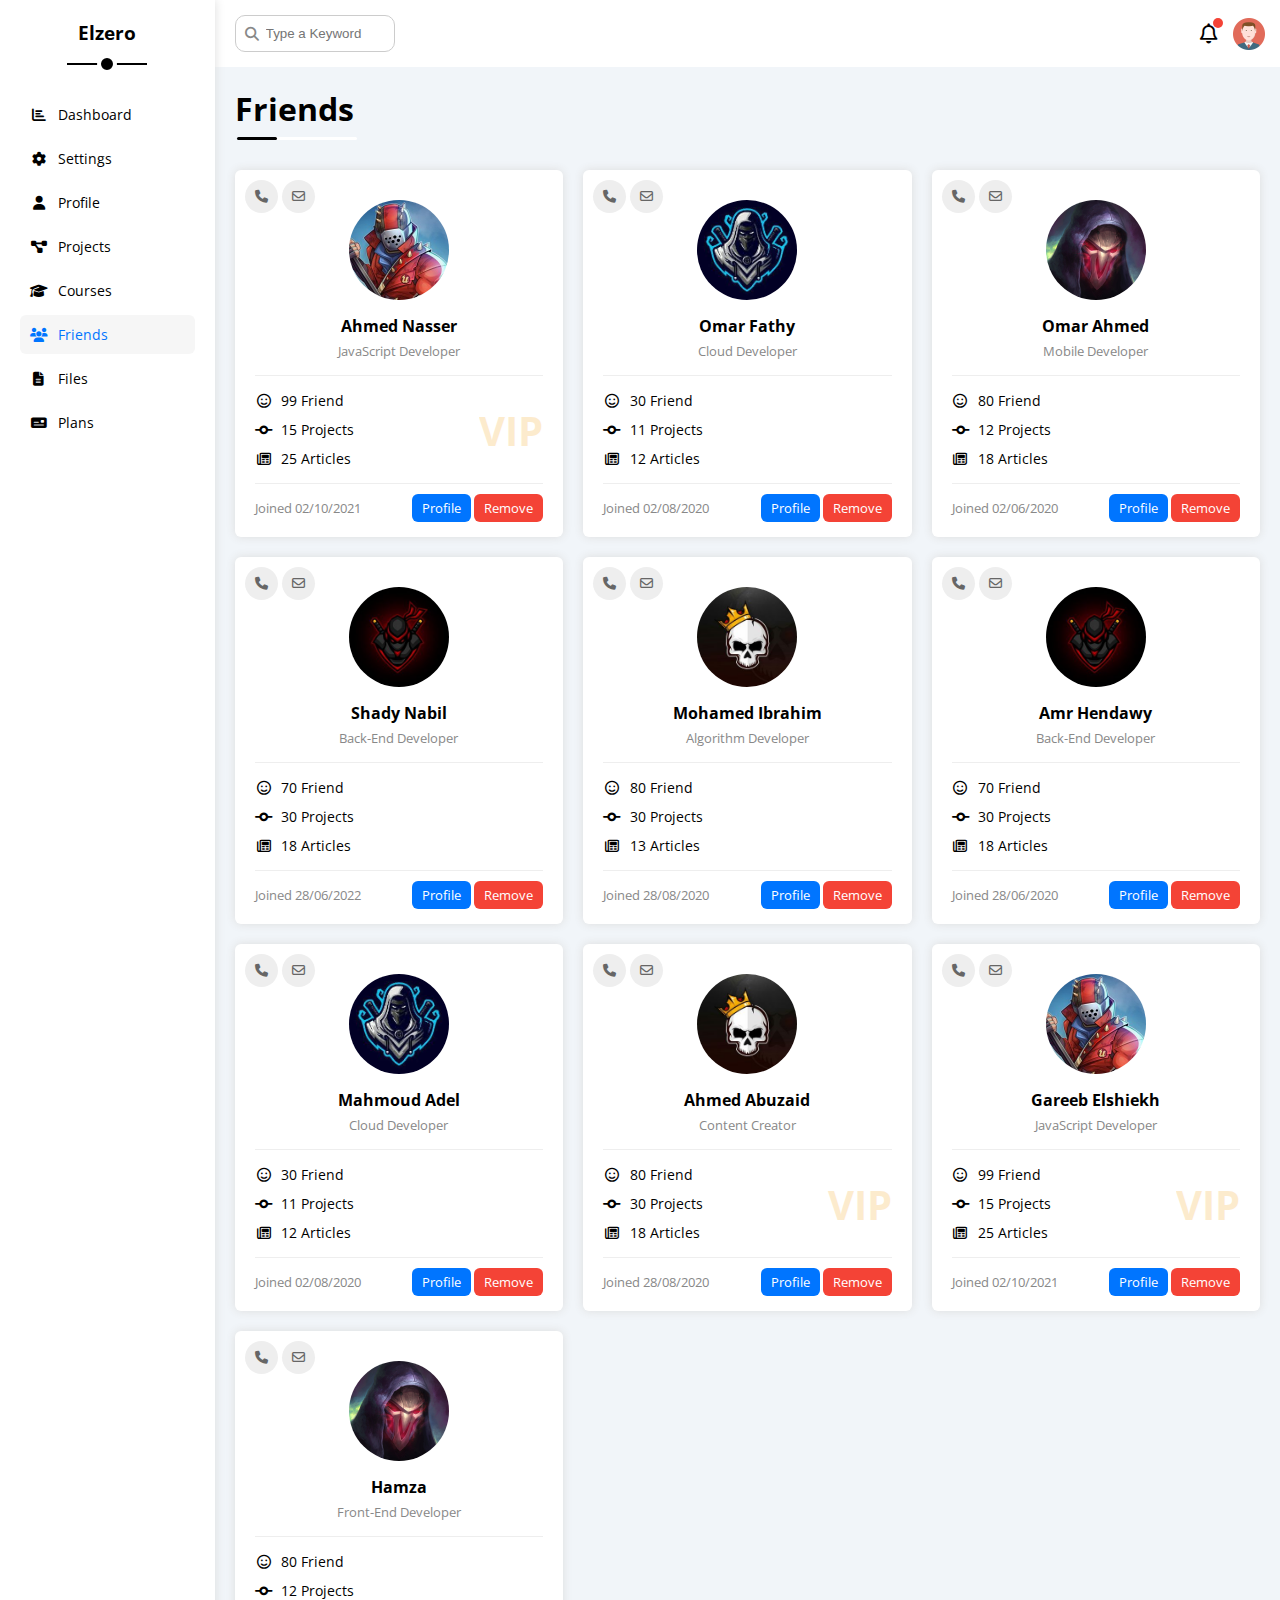
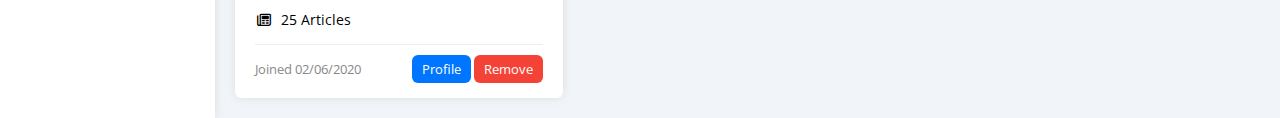
<file: friends.html>
<!DOCTYPE html>
<html lang="en">
<head>
	<meta charset="UTF-8">
	<meta http-equiv="X-UA-Compatible" content="IE=edge">
	<meta name="viewport" content="width=device-width, initial-scale=1.0">
	<link rel="stylesheet" href="css/all.min.css">
	<link rel="stylesheet" href="css/framework.css">
	<link rel="stylesheet" href="css/master.css">
	<title>Friends</title>
	<link rel="preconnect" href="https://fonts.googleapis.com">
	<link rel="preconnect" href="https://fonts.gstatic.com" crossorigin>
	<link href="https://fonts.googleapis.com/css2?family=Open+Sans:wght@300;500&display=swap" rel="stylesheet" />
</head>
<body>
	<div class="page d-flex">
		<div class="sidebar bg-white p-20 p-relative">
			<h3 class="p-relative txt-c mt-0">Elzero</h3>
			<ul>
				<li>
					<a class="d-flex align-center fs-14 c-black rad-6 p-10" href="index.html">
						<i class="fa-solid fa-chart-bar fa-fw"></i>
						<span class="hide-mobile">Dashboard</span>
					</a>
				</li>
				<li>
					<a class="d-flex align-center fs-14 c-black rad-6 p-10" href="settings.html">
						<i class="fa-solid fa-gear fa-fw"></i>
						<span class="hide-mobile">Settings</span>
					</a>
				</li>
				<li>
					<a class="d-flex align-center fs-14 c-black rad-6 p-10" href="profile.html">
						<i class="fa-solid fa-user fa-fw"></i>
						<span class="hide-mobile">Profile</span>
					</a>
				</li>
				<li>
					<a class="d-flex align-center fs-14 c-black rad-6 p-10" href="projects.html">
						<i class="fa-solid fa-diagram-project fa-fw"></i>
						<span class="hide-mobile">Projects</span>
					</a>
				</li>
				<li>
					<a class="d-flex align-center fs-14 c-black rad-6 p-10" href="courses.html">
						<i class="fa-solid fa-graduation-cap fa-fw"></i>
						<span class="hide-mobile">Courses</span>
					</a>
				</li>
				<li>
					<a class="active d-flex align-center fs-14 c-black rad-6 p-10" href="friends.html">
						<i class="fa-solid fa-users fa-fw"></i>
						<span class="hide-mobile">Friends</span>
					</a>
				</li>
				<li>
					<a class="d-flex align-center fs-14 c-black rad-6 p-10" href="files.html">
						<i class="fa-solid fa-file-lines fa-fw"></i>
						<span class="hide-mobile">Files</span>
					</a>
				</li>
				<li>
					<a class="d-flex align-center fs-14 c-black rad-6 p-10" href="plans.html">
						<i class="fa-solid fa-money-check fa-fw"></i>
						<span class="hide-mobile">Plans</span>
					</a>
				</li>
			</ul>
		</div>
		<div class="content w-full">
			<!-- Start Head -->
			<div class="head bg-white p-15 between-flex">
				<div class="search p-relative">
					<input class="p-10" type="search" placeholder="Type a Keyword">
				</div>
				<div class="icons d-flex align-center">
					<span class="notification p-relative">
						<i class="fa-regular fa-bell fa-lg"></i>
					</span>
					<img src="imgs/avatar.png" alt="">
				</div>
			</div>
			<!-- End Head -->
			<h1 class="p-relative">Friends</h1>
			<div class="friends-page d-grid gap-20 m-20">
				<div class="friend bg-white p-20 p-relative rad-6">
					<div class="contact">
						<i class="fa-solid fa-phone"></i>
						<i class="fa-regular fa-envelope"></i>
					</div>
					<div class="txt-c">
						<img src="imgs/friend-01.jpg" alt="" class="rad-half mt-10 mb-10 h-100 w-100">
						<h4 class="m-0">Ahmed Nasser</h4>
						<p class="c-grey mt-5 mb-15 fs-13">JavaScript Developer</p>
					</div>
					<div class="icons fs-14 p-relative">
						<div class="mb-10">
							<i class="fa-regular fa-face-smile fa-fw"></i>
							<span>99 Friend</span>
						</div>
						<div class="mb-10">
							<i class="fa-solid fa-code-commit fa-fw"></i>
							<span>15 Projects</span>
						</div>
						<div>
							<i class="fa-regular fa-newspaper fa-fw"></i>
							<span>25 Articles</span>
						</div>
						<span class="vip fw-bold c-orange">VIP</span>
					</div>
					<div class="info between-flex fs-13">
						<span class="c-grey">Joined 02/10/2021</span>
						<div>
							<a href="profile.html" class="bg-blue c-white btn-shape">Profile</a>
							<a href="#" class="bg-red c-white btn-shape">Remove</a>
						</div>
					</div>
				</div>
				<div class="friend bg-white p-20 p-relative rad-6">
					<div class="contact">
						<i class="fa-solid fa-phone"></i>
						<i class="fa-regular fa-envelope"></i>
					</div>
					<div class="txt-c">
						<img src="imgs/friend-02.jpg" alt="" class="rad-half mt-10 mb-10 h-100 w-100">
						<h4 class="m-0">Omar Fathy</h4>
						<p class="c-grey mt-5 mb-15 fs-13">Cloud Developer</p>
					</div>
					<div class="icons fs-14 p-relative">
						<div class="mb-10">
							<i class="fa-regular fa-face-smile fa-fw"></i>
							<span>30 Friend</span>
						</div>
						<div class="mb-10">
							<i class="fa-solid fa-code-commit fa-fw"></i>
							<span>11 Projects</span>
						</div>
						<div>
							<i class="fa-regular fa-newspaper fa-fw"></i>
							<span>12 Articles</span>
						</div>
					</div>
					<div class="info between-flex fs-13">
						<span class="c-grey">Joined 02/08/2020</span>
						<div>
							<a href="profile.html" class="bg-blue c-white btn-shape">Profile</a>
							<a href="#" class="bg-red c-white btn-shape">Remove</a>
						</div>
					</div>
				</div>
				<div class="friend bg-white p-20 p-relative rad-6">
					<div class="contact">
						<i class="fa-solid fa-phone"></i>
						<i class="fa-regular fa-envelope"></i>
					</div>
					<div class="txt-c">
						<img src="imgs/friend-03.jpg" alt="" class="rad-half mt-10 mb-10 h-100 w-100">
						<h4 class="m-0">Omar Ahmed</h4>
						<p class="c-grey mt-5 mb-15 fs-13">Mobile Developer</p>
					</div>
					<div class="icons fs-14 p-relative">
						<div class="mb-10">
							<i class="fa-regular fa-face-smile fa-fw"></i>
							<span>80 Friend</span>
						</div>
						<div class="mb-10">
							<i class="fa-solid fa-code-commit fa-fw"></i>
							<span>12 Projects</span>
						</div>
						<div>
							<i class="fa-regular fa-newspaper fa-fw"></i>
							<span>18 Articles</span>
						</div>
					</div>
					<div class="info between-flex fs-13">
						<span class="c-grey">Joined 02/06/2020</span>
						<div>
							<a href="profile.html" class="bg-blue c-white btn-shape">Profile</a>
							<a href="#" class="bg-red c-white btn-shape">Remove</a>
						</div>
					</div>
				</div>
				<div class="friend bg-white p-20 p-relative rad-6">
					<div class="contact">
						<i class="fa-solid fa-phone"></i>
						<i class="fa-regular fa-envelope"></i>
					</div>
					<div class="txt-c">
						<img src="imgs/friend-04.jpg" alt="" class="rad-half mt-10 mb-10 h-100 w-100">
						<h4 class="m-0">Shady Nabil</h4>
						<p class="c-grey mt-5 mb-15 fs-13">Back-End Developer</p>
					</div>
					<div class="icons fs-14 p-relative">
						<div class="mb-10">
							<i class="fa-regular fa-face-smile fa-fw"></i>
							<span>70 Friend</span>
						</div>
						<div class="mb-10">
							<i class="fa-solid fa-code-commit fa-fw"></i>
							<span>30 Projects</span>
						</div>
						<div>
							<i class="fa-regular fa-newspaper fa-fw"></i>
							<span>18 Articles</span>
						</div>
					</div>
					<div class="info between-flex fs-13">
						<span class="c-grey">Joined 28/06/2022</span>
						<div>
							<a href="profile.html" class="bg-blue c-white btn-shape">Profile</a>
							<a href="#" class="bg-red c-white btn-shape">Remove</a>
						</div>
					</div>
				</div>
				<div class="friend bg-white p-20 p-relative rad-6">
					<div class="contact">
						<i class="fa-solid fa-phone"></i>
						<i class="fa-regular fa-envelope"></i>
					</div>
					<div class="txt-c">
						<img src="imgs/friend-05.jpg" alt="" class="rad-half mt-10 mb-10 h-100 w-100">
						<h4 class="m-0">Mohamed Ibrahim</h4>
						<p class="c-grey mt-5 mb-15 fs-13">Algorithm Developer</p>
					</div>
					<div class="icons fs-14 p-relative">
						<div class="mb-10">
							<i class="fa-regular fa-face-smile fa-fw"></i>
							<span>80 Friend</span>
						</div>
						<div class="mb-10">
							<i class="fa-solid fa-code-commit fa-fw"></i>
							<span>30 Projects</span>
						</div>
						<div>
							<i class="fa-regular fa-newspaper fa-fw"></i>
							<span>13 Articles</span>
						</div>
					</div>
					<div class="info between-flex fs-13">
						<span class="c-grey">Joined 28/08/2020</span>
						<div>
							<a href="profile.html" class="bg-blue c-white btn-shape">Profile</a>
							<a href="#" class="bg-red c-white btn-shape">Remove</a>
						</div>
					</div>
				</div>
				<div class="friend bg-white p-20 p-relative rad-6">
					<div class="contact">
						<i class="fa-solid fa-phone"></i>
						<i class="fa-regular fa-envelope"></i>
					</div>
					<div class="txt-c">
						<img src="imgs/friend-04.jpg" alt="" class="rad-half mt-10 mb-10 h-100 w-100">
						<h4 class="m-0">Amr Hendawy</h4>
						<p class="c-grey mt-5 mb-15 fs-13">Back-End Developer</p>
					</div>
					<div class="icons fs-14 p-relative">
						<div class="mb-10">
							<i class="fa-regular fa-face-smile fa-fw"></i>
							<span>70 Friend</span>
						</div>
						<div class="mb-10">
							<i class="fa-solid fa-code-commit fa-fw"></i>
							<span>30 Projects</span>
						</div>
						<div>
							<i class="fa-regular fa-newspaper fa-fw"></i>
							<span>18 Articles</span>
						</div>
					</div>
					<div class="info between-flex fs-13">
						<span class="c-grey">Joined 28/06/2020</span>
						<div>
							<a href="profile.html" class="bg-blue c-white btn-shape">Profile</a>
							<a href="#" class="bg-red c-white btn-shape">Remove</a>
						</div>
					</div>
				</div>
				<div class="friend bg-white p-20 p-relative rad-6">
					<div class="contact">
						<i class="fa-solid fa-phone"></i>
						<i class="fa-regular fa-envelope"></i>
					</div>
					<div class="txt-c">
						<img src="imgs/friend-02.jpg" alt="" class="rad-half mt-10 mb-10 h-100 w-100">
						<h4 class="m-0">Mahmoud Adel</h4>
						<p class="c-grey mt-5 mb-15 fs-13">Cloud Developer</p>
					</div>
					<div class="icons fs-14 p-relative">
						<div class="mb-10">
							<i class="fa-regular fa-face-smile fa-fw"></i>
							<span>30 Friend</span>
						</div>
						<div class="mb-10">
							<i class="fa-solid fa-code-commit fa-fw"></i>
							<span>11 Projects</span>
						</div>
						<div>
							<i class="fa-regular fa-newspaper fa-fw"></i>
							<span>12 Articles</span>
						</div>
					</div>
					<div class="info between-flex fs-13">
						<span class="c-grey">Joined 02/08/2020</span>
						<div>
							<a href="profile.html" class="bg-blue c-white btn-shape">Profile</a>
							<a href="#" class="bg-red c-white btn-shape">Remove</a>
						</div>
					</div>
				</div>
				<div class="friend bg-white p-20 p-relative rad-6">
					<div class="contact">
						<i class="fa-solid fa-phone"></i>
						<i class="fa-regular fa-envelope"></i>
					</div>
					<div class="txt-c">
						<img src="imgs/friend-05.jpg" alt="" class="rad-half mt-10 mb-10 h-100 w-100">
						<h4 class="m-0">Ahmed Abuzaid</h4>
						<p class="c-grey mt-5 mb-15 fs-13">Content Creator</p>
					</div>
					<div class="icons fs-14 p-relative">
						<div class="mb-10">
							<i class="fa-regular fa-face-smile fa-fw"></i>
							<span>80 Friend</span>
						</div>
						<div class="mb-10">
							<i class="fa-solid fa-code-commit fa-fw"></i>
							<span>30 Projects</span>
						</div>
						<div>
							<i class="fa-regular fa-newspaper fa-fw"></i>
							<span>18 Articles</span>
						</div>
						<span class="vip fw-bold c-orange">VIP</span>
					</div>
					<div class="info between-flex fs-13">
						<span class="c-grey">Joined 28/08/2020</span>
						<div>
							<a href="profile.html" class="bg-blue c-white btn-shape">Profile</a>
							<a href="#" class="bg-red c-white btn-shape">Remove</a>
						</div>
					</div>
				</div>
				<div class="friend bg-white p-20 p-relative rad-6">
					<div class="contact">
						<i class="fa-solid fa-phone"></i>
						<i class="fa-regular fa-envelope"></i>
					</div>
					<div class="txt-c">
						<img src="imgs/friend-01.jpg" alt="" class="rad-half mt-10 mb-10 h-100 w-100">
						<h4 class="m-0">Gareeb Elshiekh</h4>
						<p class="c-grey mt-5 mb-15 fs-13">JavaScript Developer</p>
					</div>
					<div class="icons fs-14 p-relative">
						<div class="mb-10">
							<i class="fa-regular fa-face-smile fa-fw"></i>
							<span>99 Friend</span>
						</div>
						<div class="mb-10">
							<i class="fa-solid fa-code-commit fa-fw"></i>
							<span>15 Projects</span>
						</div>
						<div>
							<i class="fa-regular fa-newspaper fa-fw"></i>
							<span>25 Articles</span>
						</div>
						<span class="vip fw-bold c-orange">VIP</span>
					</div>
					<div class="info between-flex fs-13">
						<span class="c-grey">Joined 02/10/2021</span>
						<div>
							<a href="profile.html" class="bg-blue c-white btn-shape">Profile</a>
							<a href="#" class="bg-red c-white btn-shape">Remove</a>
						</div>
					</div>
				</div>
				<div class="friend bg-white p-20 p-relative rad-6">
					<div class="contact">
						<i class="fa-solid fa-phone"></i>
						<i class="fa-regular fa-envelope"></i>
					</div>
					<div class="txt-c">
						<img src="imgs/friend-03.jpg" alt="" class="rad-half mt-10 mb-10 h-100 w-100">
						<h4 class="m-0">Hamza</h4>
						<p class="c-grey mt-5 mb-15 fs-13">Front-End Developer</p>
					</div>
					<div class="icons fs-14 p-relative">
						<div class="mb-10">
							<i class="fa-regular fa-face-smile fa-fw"></i>
							<span>80 Friend</span>
						</div>
						<div class="mb-10">
							<i class="fa-solid fa-code-commit fa-fw"></i>
							<span>12 Projects</span>
						</div>
						<div>
							<i class="fa-regular fa-newspaper fa-fw"></i>
							<span>25 Articles</span>
						</div>
					</div>
					<div class="info between-flex fs-13">
						<span class="c-grey">Joined 02/06/2020</span>
						<div>
							<a href="profile.html" class="bg-blue c-white btn-shape">Profile</a>
							<a href="#" class="bg-red c-white btn-shape">Remove</a>
						</div>
					</div>
				</div>
			</div>
		</div>
	</div>
</body>
</html>
</file>
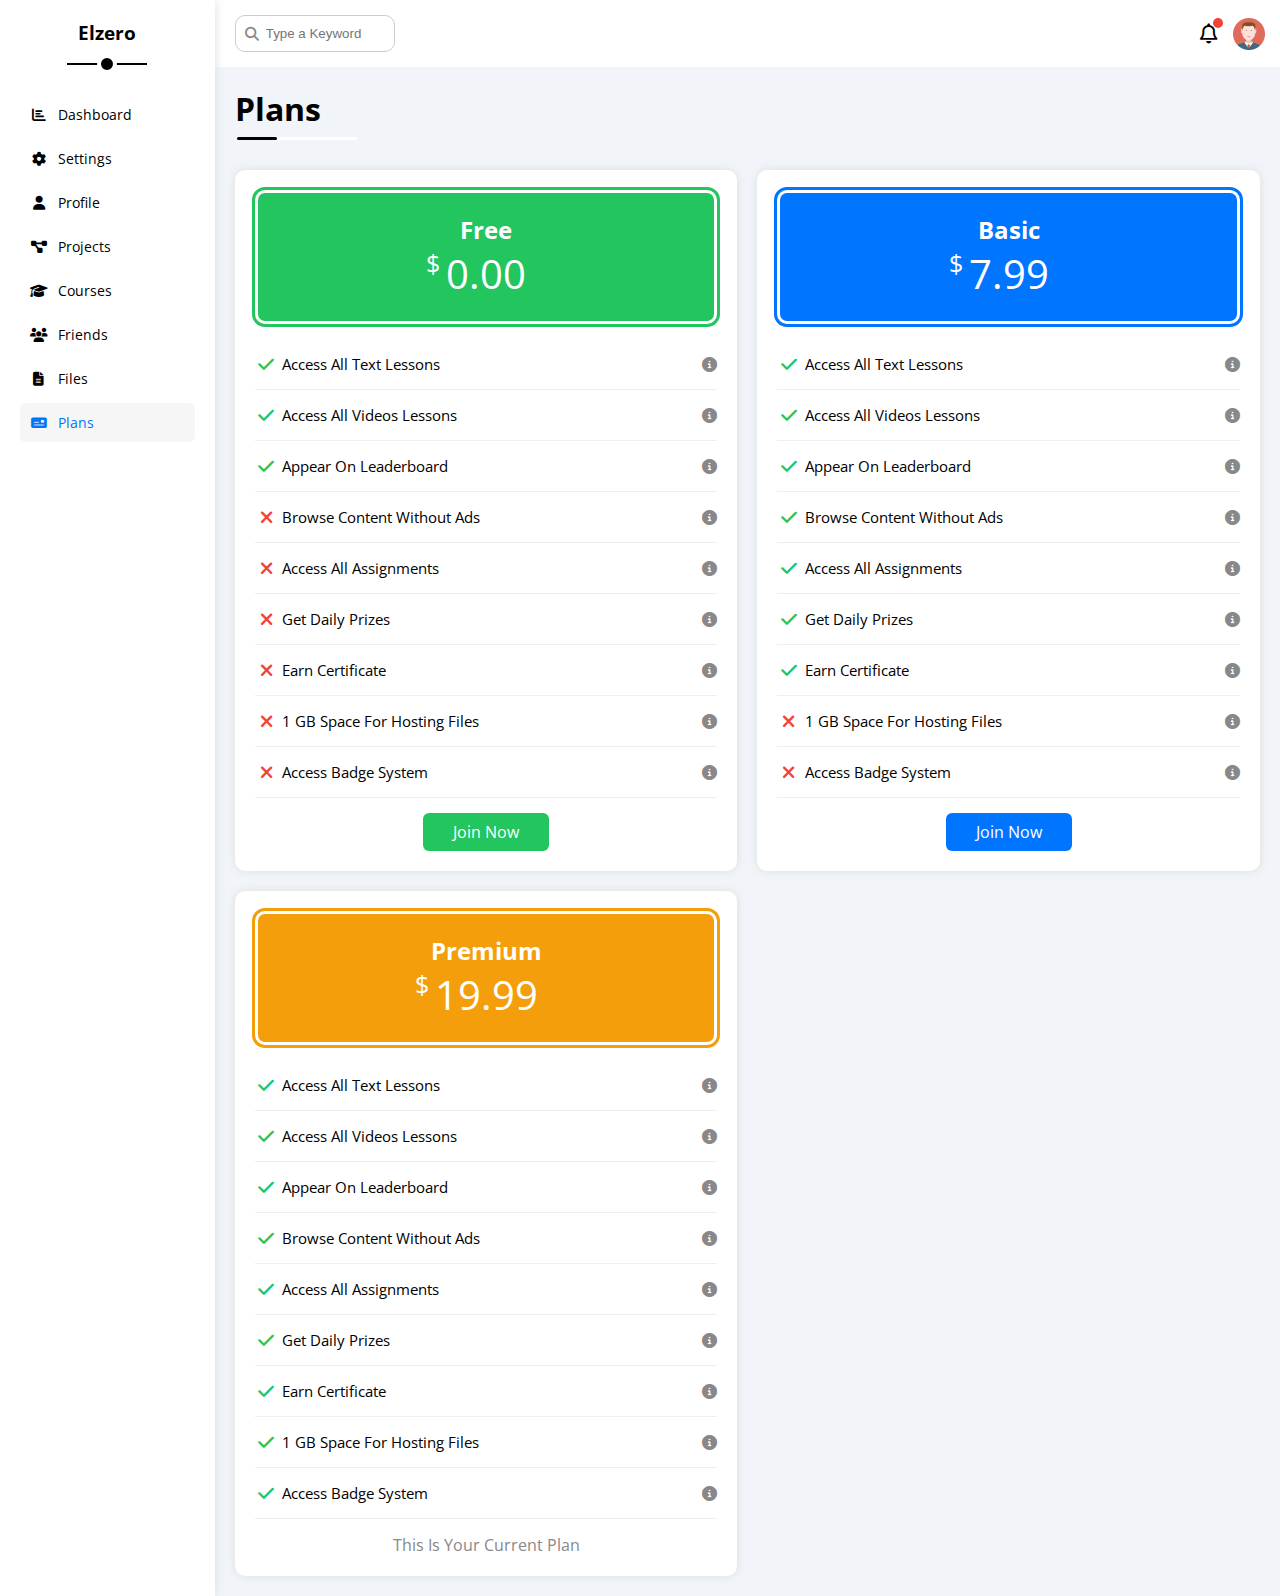
<file: plans.html>
<!DOCTYPE html>
<html lang="en">

<head>
	<meta charset="UTF-8">
	<meta http-equiv="X-UA-Compatible" content="IE=edge">
	<meta name="viewport" content="width=device-width, initial-scale=1.0">
	<link rel="stylesheet" href="css/all.min.css">
	<link rel="stylesheet" href="css/framework.css">
	<link rel="stylesheet" href="css/master.css">
	<title>Plans</title>
	<link rel="preconnect" href="https://fonts.googleapis.com">
	<link rel="preconnect" href="https://fonts.gstatic.com" crossorigin>
	<link href="https://fonts.googleapis.com/css2?family=Open+Sans:wght@300;500&display=swap" rel="stylesheet" />
</head>

<body>
	<div class="page d-flex">
		<div class="sidebar bg-white p-20 p-relative">
			<h3 class="p-relative txt-c mt-0">Elzero</h3>
			<ul>
				<li>
					<a class="d-flex align-center fs-14 c-black rad-6 p-10" href="index.html">
						<i class="fa-solid fa-chart-bar fa-fw"></i>
						<span class="hide-mobile">Dashboard</span>
					</a>
				</li>
				<li>
					<a class="d-flex align-center fs-14 c-black rad-6 p-10" href="settings.html">
						<i class="fa-solid fa-gear fa-fw"></i>
						<span class="hide-mobile">Settings</span>
					</a>
				</li>
				<li>
					<a class="d-flex align-center fs-14 c-black rad-6 p-10" href="profile.html">
						<i class="fa-solid fa-user fa-fw"></i>
						<span class="hide-mobile">Profile</span>
					</a>
				</li>
				<li>
					<a class="d-flex align-center fs-14 c-black rad-6 p-10" href="projects.html">
						<i class="fa-solid fa-diagram-project fa-fw"></i>
						<span class="hide-mobile">Projects</span>
					</a>
				</li>
				<li>
					<a class="d-flex align-center fs-14 c-black rad-6 p-10" href="courses.html">
						<i class="fa-solid fa-graduation-cap fa-fw"></i>
						<span class="hide-mobile">Courses</span>
					</a>
				</li>
				<li>
					<a class="d-flex align-center fs-14 c-black rad-6 p-10" href="friends.html">
						<i class="fa-solid fa-users fa-fw"></i>
						<span class="hide-mobile">Friends</span>
					</a>
				</li>
				<li>
					<a class="d-flex align-center fs-14 c-black rad-6 p-10" href="files.html">
						<i class="fa-solid fa-file-lines fa-fw"></i>
						<span class="hide-mobile">Files</span>
					</a>
				</li>
				<li>
					<a class="active d-flex align-center fs-14 c-black rad-6 p-10" href="plans.html">
						<i class="fa-solid fa-money-check fa-fw"></i>
						<span class="hide-mobile">Plans</span>
					</a>
				</li>
			</ul>
		</div>
		<div class="content w-full">
			<!-- Start Head -->
			<div class="head bg-white p-15 between-flex">
				<div class="search p-relative">
					<input class="p-10" type="search" placeholder="Type a Keyword">
				</div>
				<div class="icons d-flex align-center">
					<span class="notification p-relative">
						<i class="fa-regular fa-bell fa-lg"></i>
					</span>
					<img src="imgs/avatar.png" alt="">
				</div>
			</div>
			<!-- End Head -->
			<h1 class="p-relative">Plans</h1>
			<div class="plans-page d-grid gap-20 m-20">
				<!-- Start Plan -->
				<div class="plan green bg-white p-20 rad-10">
					<div class="top bg-green c-white txt-c p-20 rad-10">
						<h2 class="m-0">Free</h2>
						<div class="price"><span>$</span>0.00</div>
					</div>
					<ul>
						<li>
							<i class="fa-solid fa-check fa-fw yes"></i>
							<span>Access All Text Lessons</span>
							<i class="fa-solid fa-circle-info help"></i>
						</li>
						<li>
							<i class="fa-solid fa-check fa-fw yes"></i>
							<span>Access All Videos Lessons</span>
							<i class="fa-solid fa-circle-info help"></i>
						</li>
						<li>
							<i class="fa-solid fa-check fa-fw yes"></i>
							<span>Appear On Leaderboard</span>
							<i class="fa-solid fa-circle-info help"></i>
						</li>
						<li>
							<i class="fa-solid fa-xmark fa-fw"></i>
							<span>Browse Content Without Ads</span>
							<i class="fa-solid fa-circle-info help"></i>
						</li>
						<li>
							<i class="fa-solid fa-xmark fa-fw"></i>
							<span>Access All Assignments</span>
							<i class="fa-solid fa-circle-info help"></i>
						</li>
						<li>
							<i class="fa-solid fa-xmark fa-fw"></i>
							<span>Get Daily Prizes</span>
							<i class="fa-solid fa-circle-info help"></i>
						</li>
						<li>
							<i class="fa-solid fa-xmark fa-fw"></i>
							<span>Earn Certificate</span>
							<i class="fa-solid fa-circle-info help"></i>
						</li>
						<li>
							<i class="fa-solid fa-xmark fa-fw"></i>
							<span>1 GB Space For Hosting Files</span>
							<i class="fa-solid fa-circle-info help"></i>
						</li>
						<li>
							<i class="fa-solid fa-xmark fa-fw"></i>
							<span>Access Badge System</span>
							<i class="fa-solid fa-circle-info help"></i>
						</li>
					</ul>
					<a href="#" class="rad-6 bg-green c-white d-block w-fit green">Join Now</a>
				</div>
				<!-- End Plan -->
				<!-- Start Plan -->
				<div class="plan blue bg-white p-20 rad-10">
					<div class="top bg-blue c-white txt-c p-20 rad-10">
						<h2 class="m-0">Basic</h2>
						<div class="price"><span>$</span>7.99</div>
					</div>
					<ul>
						<li>
							<i class="fa-solid fa-check fa-fw yes"></i>
							<span>Access All Text Lessons</span>
							<i class="fa-solid fa-circle-info help"></i>
						</li>
						<li>
							<i class="fa-solid fa-check fa-fw yes"></i>
							<span>Access All Videos Lessons</span>
							<i class="fa-solid fa-circle-info help"></i>
						</li>
						<li>
							<i class="fa-solid fa-check fa-fw yes"></i>
							<span>Appear On Leaderboard</span>
							<i class="fa-solid fa-circle-info help"></i>
						</li>
						<li>
							<i class="fa-solid fa-check fa-fw yes"></i>
							<span>Browse Content Without Ads</span>
							<i class="fa-solid fa-circle-info help"></i>
						</li>
						<li>
							<i class="fa-solid fa-check fa-fw yes"></i>
							<span>Access All Assignments</span>
							<i class="fa-solid fa-circle-info help"></i>
						</li>
						<li>
							<i class="fa-solid fa-check fa-fw yes"></i>
							<span>Get Daily Prizes</span>
							<i class="fa-solid fa-circle-info help"></i>
						</li>
						<li>
							<i class="fa-solid fa-check fa-fw yes"></i>
							<span>Earn Certificate</span>
							<i class="fa-solid fa-circle-info help"></i>
						</li>
						<li>
							<i class="fa-solid fa-xmark fa-fw"></i>
							<span>1 GB Space For Hosting Files</span>
							<i class="fa-solid fa-circle-info help"></i>
						</li>
						<li>
							<i class="fa-solid fa-xmark fa-fw"></i>
							<span>Access Badge System</span>
							<i class="fa-solid fa-circle-info help"></i>
						</li>
					</ul>
					<a href="#" class="rad-6 bg-blue c-white d-block w-fit blue">Join Now</a>
				</div>
				<!-- End Plan -->
				<!-- Start Plan -->
				<div class="plan orange bg-white p-20 rad-10">
					<div class="top bg-orange c-white txt-c p-20 rad-10">
						<h2 class="m-0">Premium</h2>
						<div class="price"><span>$</span>19.99</div>
					</div>
					<ul>
						<li>
							<i class="fa-solid fa-check fa-fw yes"></i>
							<span>Access All Text Lessons</span>
							<i class="fa-solid fa-circle-info help"></i>
						</li>
						<li>
							<i class="fa-solid fa-check fa-fw yes"></i>
							<span>Access All Videos Lessons</span>
							<i class="fa-solid fa-circle-info help"></i>
						</li>
						<li>
							<i class="fa-solid fa-check fa-fw yes"></i>
							<span>Appear On Leaderboard</span>
							<i class="fa-solid fa-circle-info help"></i>
						</li>
						<li>
							<i class="fa-solid fa-check fa-fw yes"></i>
							<span>Browse Content Without Ads</span>
							<i class="fa-solid fa-circle-info help"></i>
						</li>
						<li>
							<i class="fa-solid fa-check fa-fw yes"></i>
							<span>Access All Assignments</span>
							<i class="fa-solid fa-circle-info help"></i>
						</li>
						<li>
							<i class="fa-solid fa-check fa-fw yes"></i>
							<span>Get Daily Prizes</span>
							<i class="fa-solid fa-circle-info help"></i>
						</li>
						<li>
							<i class="fa-solid fa-check fa-fw yes"></i>
							<span>Earn Certificate</span>
							<i class="fa-solid fa-circle-info help"></i>
						</li>
						<li>
							<i class="fa-solid fa-check fa-fw yes"></i>
							<span>1 GB Space For Hosting Files</span>
							<i class="fa-solid fa-circle-info help"></i>
						</li>
						<li>
							<i class="fa-solid fa-check fa-fw yes"></i>
							<span>Access Badge System</span>
							<i class="fa-solid fa-circle-info help"></i>
						</li>
					</ul>
					<p class="c-grey m-0 txt-c">This Is Your Current Plan</p>
				</div>
				<!-- End Plan -->
			</div>
		</div>
	</div>
</body>

</html>
</file>
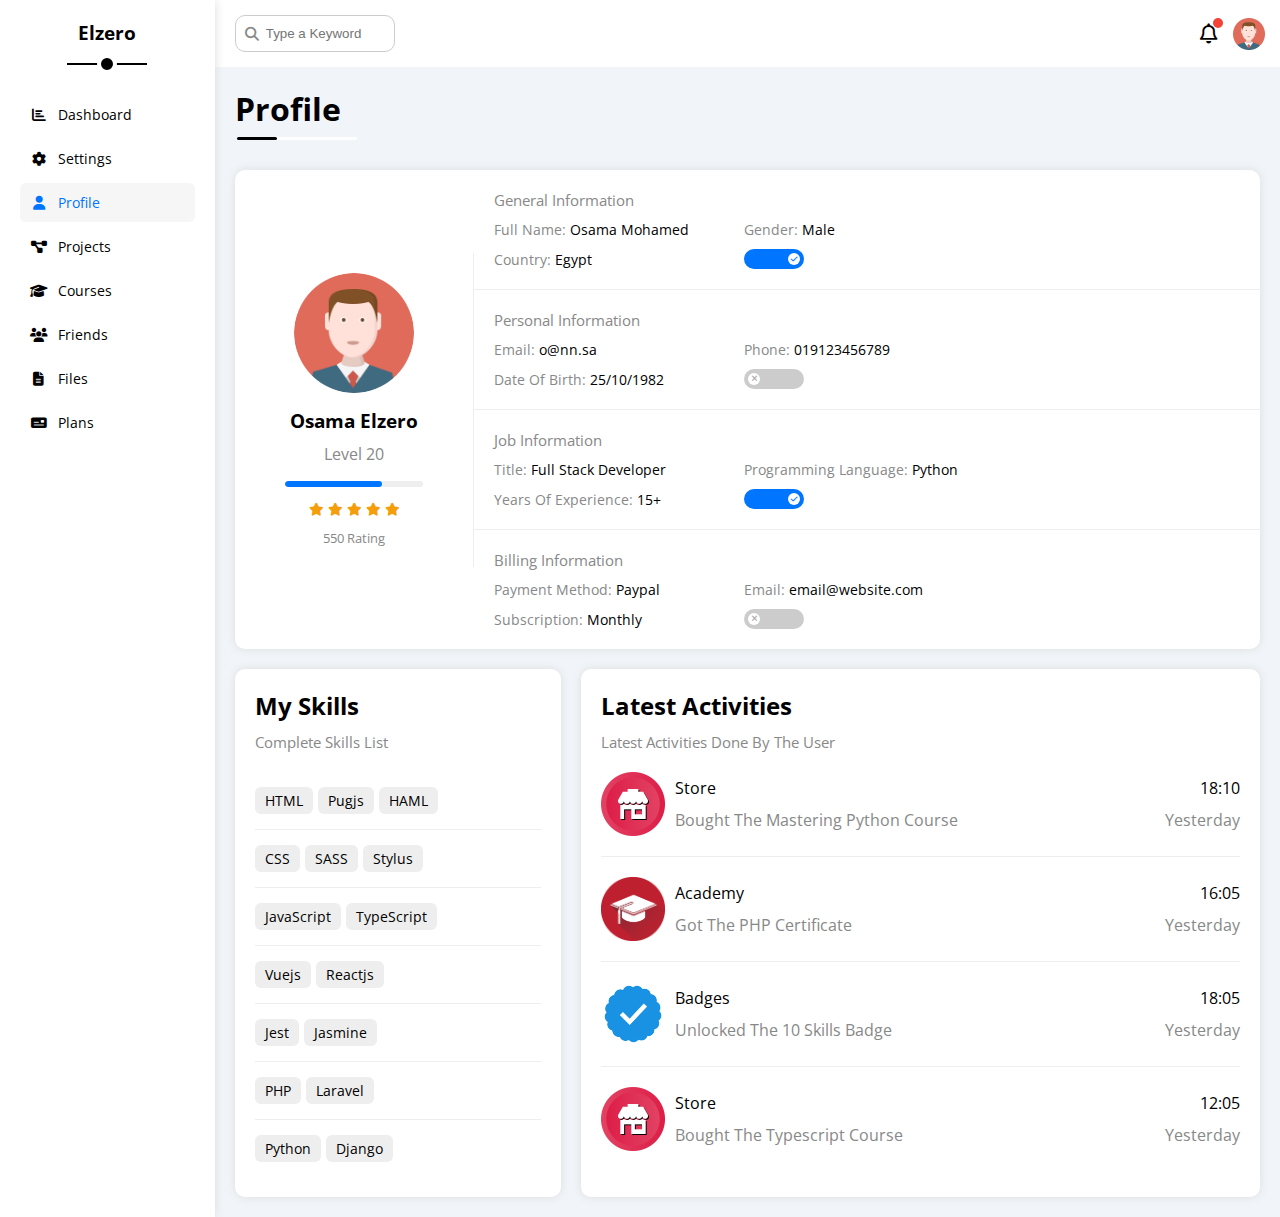
<file: profile.html>
<!DOCTYPE html>
<html lang="en">
<head>
	<meta charset="UTF-8">
	<meta http-equiv="X-UA-Compatible" content="IE=edge">
	<meta name="viewport" content="width=device-width, initial-scale=1.0">
	<link rel="stylesheet" href="css/all.min.css">
	<link rel="stylesheet" href="css/framework.css">
	<link rel="stylesheet" href="css/master.css">
	<title>Profile</title>
	<link rel="preconnect" href="https://fonts.googleapis.com">
	<link rel="preconnect" href="https://fonts.gstatic.com" crossorigin>
	<link href="https://fonts.googleapis.com/css2?family=Open+Sans:wght@300;500&display=swap" rel="stylesheet" />
</head>
<body>
	<div class="page d-flex">
		<div class="sidebar bg-white p-20 p-relative">
			<h3 class="p-relative txt-c mt-0">Elzero</h3>
			<ul>
				<li>
					<a class="d-flex align-center fs-14 c-black rad-6 p-10" href="index.html">
						<i class="fa-solid fa-chart-bar fa-fw"></i>
						<span class="hide-mobile">Dashboard</span>
					</a>
				</li>
				<li>
					<a class="d-flex align-center fs-14 c-black rad-6 p-10" href="settings.html">
						<i class="fa-solid fa-gear fa-fw"></i>
						<span class="hide-mobile">Settings</span>
					</a>
				</li>
				<li>
					<a class="active d-flex align-center fs-14 c-black rad-6 p-10" href="profile.html">
						<i class="fa-solid fa-user fa-fw"></i>
						<span class="hide-mobile">Profile</span>
					</a>
				</li>
				<li>
					<a class="d-flex align-center fs-14 c-black rad-6 p-10" href="projects.html">
						<i class="fa-solid fa-diagram-project fa-fw"></i>
						<span class="hide-mobile">Projects</span>
					</a>
				</li>
				<li>
					<a class="d-flex align-center fs-14 c-black rad-6 p-10" href="courses.html">
						<i class="fa-solid fa-graduation-cap fa-fw"></i>
						<span class="hide-mobile">Courses</span>
					</a>
				</li>
				<li>
					<a class="d-flex align-center fs-14 c-black rad-6 p-10" href="friends.html">
						<i class="fa-solid fa-users fa-fw"></i>
						<span class="hide-mobile">Friends</span>
					</a>
				</li>
				<li>
					<a class="d-flex align-center fs-14 c-black rad-6 p-10" href="files.html">
						<i class="fa-solid fa-file-lines fa-fw"></i>
						<span class="hide-mobile">Files</span>
					</a>
				</li>
				<li>
					<a class="d-flex align-center fs-14 c-black rad-6 p-10" href="plans.html">
						<i class="fa-solid fa-money-check fa-fw"></i>
						<span class="hide-mobile">Plans</span>
					</a>
				</li>
			</ul>
		</div>
		<div class="content w-full">
			<!-- Start Head -->
			<div class="head bg-white p-15 between-flex">
				<div class="search p-relative">
					<input class="p-10" type="search" placeholder="Type a Keyword">
				</div>
				<div class="icons d-flex align-center">
					<span class="notification p-relative">
						<i class="fa-regular fa-bell fa-lg"></i>
					</span>
					<img src="imgs/avatar.png" alt="">
				</div>
			</div>
			<!-- End Head -->
			<h1 class="p-relative">Profile</h1>
			<div class="profile-page m-20">
				<!-- Start Overview -->
				<div class="overview bg-white rad-10 d-flex align-center">
					<div class="avatar-box txt-c p-20">
						<img class="rad-half mb-10" src="imgs/avatar.png" alt="">
						<h3 class="m-0">Osama Elzero</h3>
						<p class="c-grey mt-10">Level 20</p>
						<div class="level rad-6 bg-eee p-relative">
							<span style="width: 70%;"></span>
						</div>
						<div class="rating mt-10 mb-10">
							<i class="fa-solid fa-star c-orange fs-13"></i>
							<i class="fa-solid fa-star c-orange fs-13"></i>
							<i class="fa-solid fa-star c-orange fs-13"></i>
							<i class="fa-solid fa-star c-orange fs-13"></i>
							<i class="fa-solid fa-star c-orange fs-13"></i>
						</div>
						<p class="c-grey m-0 fs-13">550 Rating</p>
					</div>
					<div class="info-box w-full txt-c-mobile">
						<!-- Start Information Row -->
						<div class="box p-20 d-flex align-center">
							<h4 class="c-grey w-full fs-15 m-0">General Information</h4>
							<div class="fs-14 pt-10">
								<span class="c-grey">Full Name:</span>
								<span>Osama Mohamed</span>
							</div>
							<div class="fs-14 pt-10">
								<span class="c-grey">Gender:</span>
								<span>Male</span>
							</div>
							<div class="fs-14 pt-10">
								<span class="c-grey">Country:</span>
								<span>Egypt</span>
							</div>
							<div class="fs-14 pt-10">
								<label>
									<input class="toggle-checkbox" type="checkbox" checked />
									<div class="toggle-switch"></div>
								</label>
							</div>
						</div>
						<!-- End Information Row -->
						<!-- Start Information Row -->
						<div class="box p-20 d-flex align-center">
							<h4 class="c-grey w-full fs-15 m-0">Personal Information</h4>
							<div class="fs-14 pt-10">
								<span class="c-grey">Email:</span>
								<span>o@nn.sa</span>
							</div>
							<div class="fs-14 pt-10">
								<span class="c-grey">Phone:</span>
								<span>019123456789</span>
							</div>
							<div class="fs-14 pt-10">
								<span class="c-grey">Date Of Birth:</span>
								<span>25/10/1982</span>
							</div>
							<div class="fs-14 pt-10">
								<label>
									<input class="toggle-checkbox" type="checkbox"/>
									<div class="toggle-switch"></div>
								</label>
							</div>
						</div>
						<!-- End Information Row -->
						<!-- Start Information Row -->
						<div class="box p-20 d-flex align-center">
							<h4 class="c-grey w-full fs-15 m-0">Job Information</h4>
							<div class="fs-14 pt-10">
								<span class="c-grey">Title:</span>
								<span>Full Stack Developer</span>
							</div>
							<div class="fs-14 pt-10">
								<span class="c-grey">Programming Language:</span>
								<span>Python</span>
							</div>
							<div class="fs-14 pt-10">
								<span class="c-grey">Years Of Experience:</span>
								<span>15+</span>
							</div>
							<div class="fs-14 pt-10">
								<label>
									<input class="toggle-checkbox" type="checkbox" checked />
									<div class="toggle-switch"></div>
								</label>
							</div>
						</div>
						<!-- End Information Row -->
						<!-- Start Information Row -->
						<div class="box p-20 d-flex align-center">
							<h4 class="c-grey w-full fs-15 m-0">Billing Information</h4>
							<div class="fs-14 pt-10">
								<span class="c-grey">Payment Method:</span>
								<span>Paypal</span>
							</div>
							<div class="fs-14 pt-10">
								<span class="c-grey">Email:</span>
								<span>email@website.com	</span>
							</div>
							<div class="fs-14 pt-10">
								<span class="c-grey">Subscription:</span>
								<span>Monthly</span>
							</div>
							<div class="fs-14 pt-10">
								<label>
									<input class="toggle-checkbox" type="checkbox"/>
									<div class="toggle-switch"></div>
								</label>
							</div>
						</div>
						<!-- End Information Row -->
					</div>
				</div>
				<!-- End Overview -->
				<!-- Start Other Data -->
				<div class="other-data d-flex gap-20">
					<div class="skills-card p-20 bg-white rad-10 mt-20">
						<h2 class="mt-0 mb-10">My Skills</h2>
						<p class="mt-0 mb-20 c-grey fs-15">Complete Skills List</p>
						<ul class="m-0 txt-c-mobile">
							<li><span>HTML</span><span>Pugjs</span><span>HAML</span></li>
							<li><span>CSS</span><span>SASS</span><span>Stylus</span></li>
							<li><span>JavaScript</span><span>TypeScript</span></li>
							<li><span>Vuejs</span><span>Reactjs</span></li>
							<li><span>Jest</span><span>Jasmine</span></li>
							<li><span>PHP</span><span>Laravel</span></li>
							<li><span>Python</span><span>Django</span></li>
						</ul>
					</div>
					<div class="activities p-20 bg-white rad-10 mt-20">
						<h2 class="mt-0 mb-10">Latest Activities</h2>
						<p class="mt-0 mb-20 c-grey fs-15">Latest Activities Done By The User</p>
						<div class="activity d-flex align-center txt-c-mobile">
							<img src="imgs/activity-01.png" alt="">
							<div class="info">
								<span class="d-block mb-10">Store</span>
								<span class="c-grey">Bought The Mastering Python Course</span>
							</div>
							<div class="date">
								<span class="d-block mb-10">18:10</span>
								<span class="c-grey">Yesterday</span>
							</div>
						</div>
						<div class="activity d-flex align-center txt-c-mobile">
							<img src="imgs/activity-02.png" alt="">
							<div class="info">
								<span class="d-block mb-10">Academy</span>
								<span class="c-grey">Got The PHP Certificate</span>
							</div>
							<div class="date">
								<span class="d-block mb-10">16:05</span>
								<span class="c-grey">Yesterday</span>
							</div>
						</div>
						<div class="activity d-flex align-center txt-c-mobile">
							<img src="imgs/activity-03.png" alt="">
							<div class="info">
								<span class="d-block mb-10">Badges</span>
								<span class="c-grey">Unlocked The 10 Skills Badge</span>
							</div>
							<div class="date">
								<span class="d-block mb-10">18:05</span>
								<span class="c-grey">Yesterday</span>
							</div>
						</div>
						<div class="activity d-flex align-center txt-c-mobile">
							<img src="imgs/activity-01.png" alt="">
							<div class="info">
								<span class="d-block mb-10">Store</span>
								<span class="c-grey">Bought The Typescript Course</span>
							</div>
							<div class="date">
								<span class="d-block mb-10">12:05</span>
								<span class="c-grey">Yesterday</span>
							</div>
						</div>
					</div>
				</div>
				<!-- End Other Data -->
			</div>
		</div>
	</div>
</body>
</html>
</file>
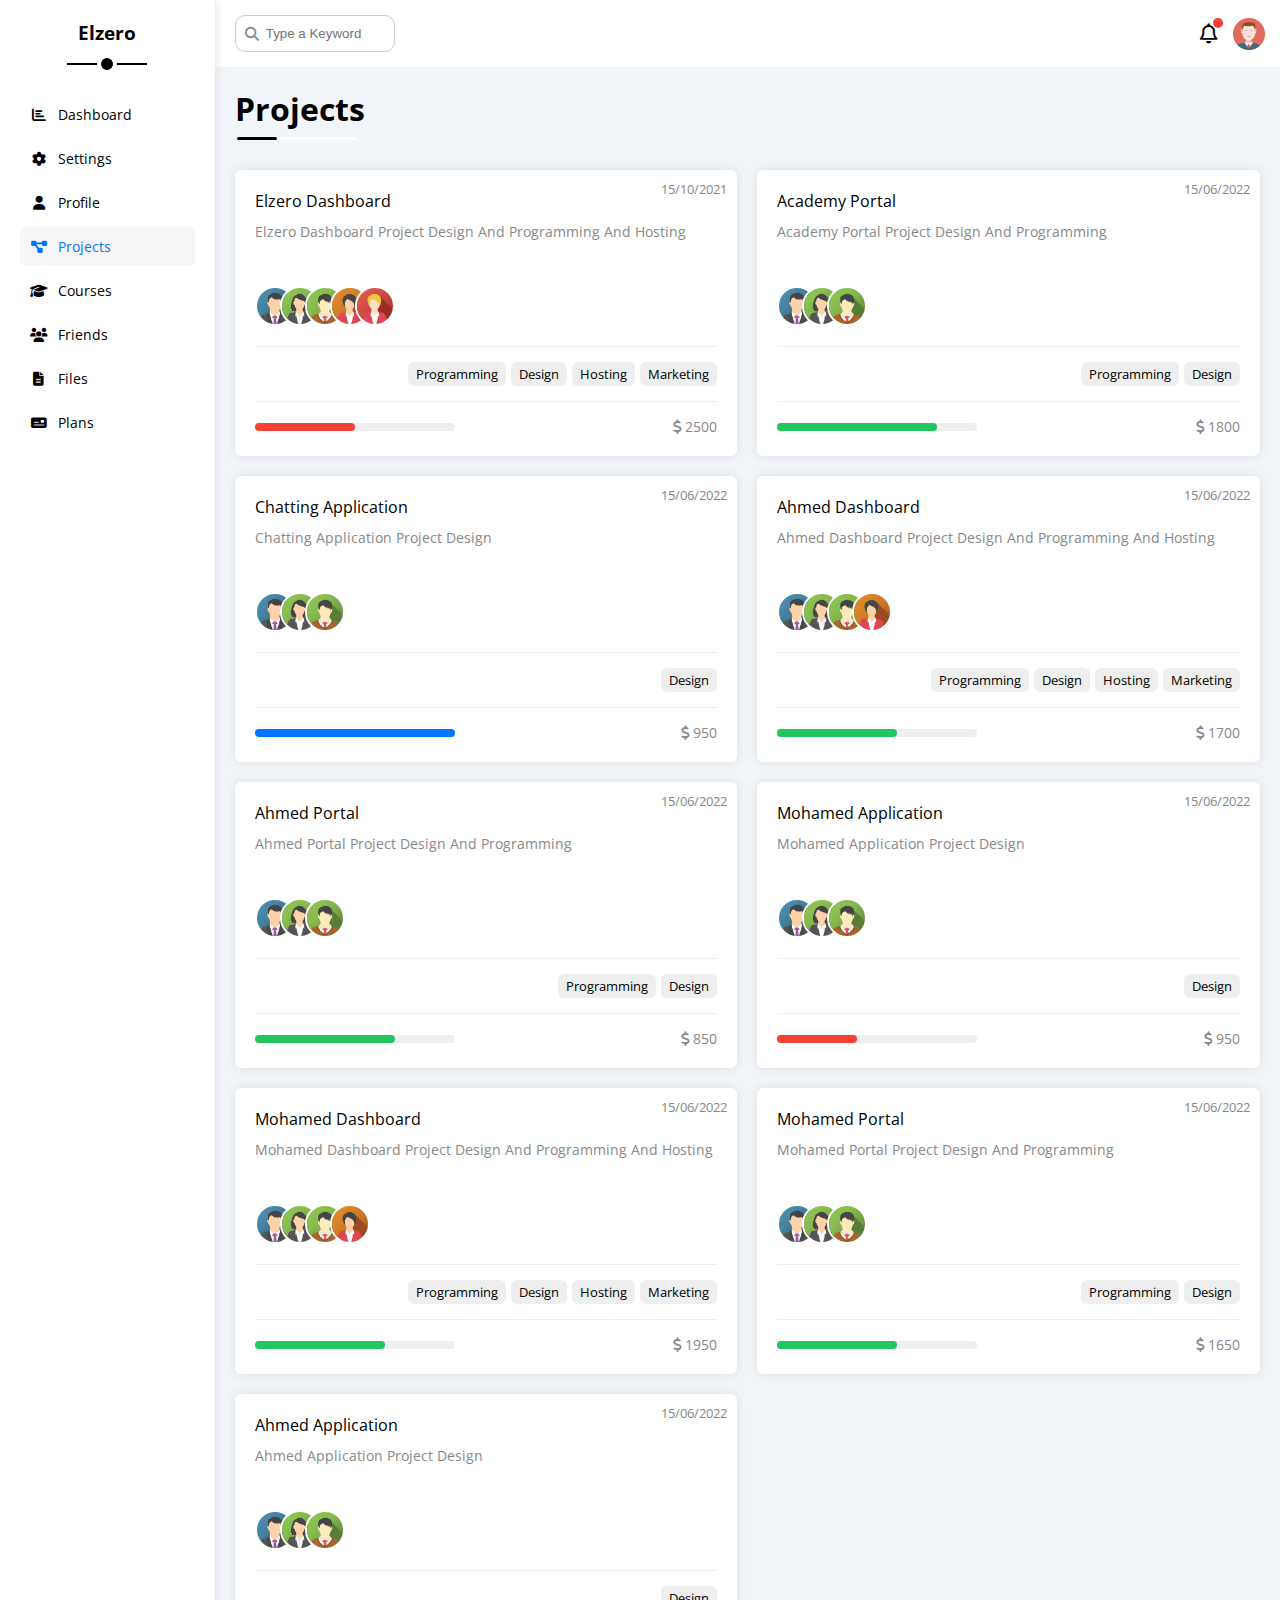
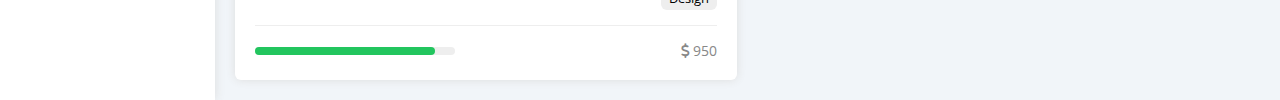
<file: projects.html>
<!DOCTYPE html>
<html lang="en">
<head>
	<meta charset="UTF-8">
	<meta http-equiv="X-UA-Compatible" content="IE=edge">
	<meta name="viewport" content="width=device-width, initial-scale=1.0">
	<link rel="stylesheet" href="css/all.min.css">
	<link rel="stylesheet" href="css/framework.css">
	<link rel="stylesheet" href="css/master.css">
	<title>Projects</title>
	<link rel="preconnect" href="https://fonts.googleapis.com">
	<link rel="preconnect" href="https://fonts.gstatic.com" crossorigin>
	<link href="https://fonts.googleapis.com/css2?family=Open+Sans:wght@300;500&display=swap" rel="stylesheet" />
</head>
<body>
	<div class="page d-flex">
		<div class="sidebar bg-white p-20 p-relative">
			<h3 class="p-relative txt-c mt-0">Elzero</h3>
			<ul>
				<li>
					<a class="d-flex align-center fs-14 c-black rad-6 p-10" href="index.html">
						<i class="fa-solid fa-chart-bar fa-fw"></i>
						<span class="hide-mobile">Dashboard</span>
					</a>
				</li>
				<li>
					<a class="d-flex align-center fs-14 c-black rad-6 p-10" href="settings.html">
						<i class="fa-solid fa-gear fa-fw"></i>
						<span class="hide-mobile">Settings</span>
					</a>
				</li>
				<li>
					<a class="d-flex align-center fs-14 c-black rad-6 p-10" href="profile.html">
						<i class="fa-solid fa-user fa-fw"></i>
						<span class="hide-mobile">Profile</span>
					</a>
				</li>
				<li>
					<a class="active d-flex align-center fs-14 c-black rad-6 p-10" href="projects.html">
						<i class="fa-solid fa-diagram-project fa-fw"></i>
						<span class="hide-mobile">Projects</span>
					</a>
				</li>
				<li>
					<a class="d-flex align-center fs-14 c-black rad-6 p-10" href="courses.html">
						<i class="fa-solid fa-graduation-cap fa-fw"></i>
						<span class="hide-mobile">Courses</span>
					</a>
				</li>
				<li>
					<a class="d-flex align-center fs-14 c-black rad-6 p-10" href="friends.html">
						<i class="fa-solid fa-users fa-fw"></i>
						<span class="hide-mobile">Friends</span>
					</a>
				</li>
				<li>
					<a class="d-flex align-center fs-14 c-black rad-6 p-10" href="files.html">
						<i class="fa-solid fa-file-lines fa-fw"></i>
						<span class="hide-mobile">Files</span>
					</a>
				</li>
				<li>
					<a class="d-flex align-center fs-14 c-black rad-6 p-10" href="plans.html">
						<i class="fa-solid fa-money-check fa-fw"></i>
						<span class="hide-mobile">Plans</span>
					</a>
				</li>
			</ul>
		</div>
		<div class="content w-full">
			<!-- Start Head -->
			<div class="head bg-white p-15 between-flex">
				<div class="search p-relative">
					<input class="p-10" type="search" placeholder="Type a Keyword">
				</div>
				<div class="icons d-flex align-center">
					<span class="notification p-relative">
						<i class="fa-regular fa-bell fa-lg"></i>
					</span>
					<img src="imgs/avatar.png" alt="">
				</div>
			</div>
			<!-- End Head -->
			<h1 class="p-relative">Projects</h1>
			<div class="projects-page d-grid m-20 gap-20">
				<div class="project bg-white rad-6 p-20 p-relative">
					<span class="date fs-13 c-grey">15/10/2021</span>
					<h4 class="m-0">Elzero Dashboard</h4>
					<p class="mt-10 mb-10 c-grey fs-14">Elzero Dashboard Project Design And Programming And Hosting</p>
					<div class="team">
						<a href="#"><img src="imgs/team-01.png" alt=""></a>
						<a href="#"><img src="imgs/team-02.png" alt=""></a>
						<a href="#"><img src="imgs/team-03.png" alt=""></a>
						<a href="#"><img src="imgs/team-04.png" alt=""></a>
						<a href="#"><img src="imgs/team-05.png" alt=""></a>
					</div>
					<div class="do d-flex">
						<span class="fs-13 rad-6 bg-eee">Programming</span>
						<span class="fs-13 rad-6 bg-eee">Design</span>
						<span class="fs-13 rad-6 bg-eee">Hosting</span>
						<span class="fs-13 rad-6 bg-eee">Marketing</span>
					</div>
					<div class="info between-flex">
						<div class="prog bg-eee">
							<span class="bg-red" style="width: 50%;"></span>
						</div>
						<div class="fs-14 c-grey">
							<i class="fa-solid fa-dollar-sign"></i>
							2500
						</div>
					</div>
				</div>
				<div class="project bg-white rad-6 p-20 p-relative">
					<span class="date fs-13 c-grey">15/06/2022</span>
					<h4 class="m-0">Academy Portal</h4>
					<p class="mt-10 mb-10 c-grey fs-14">Academy Portal Project Design And Programming</p>
					<div class="team">
						<a href="#"><img src="imgs/team-01.png" alt=""></a>
						<a href="#"><img src="imgs/team-02.png" alt=""></a>
						<a href="#"><img src="imgs/team-03.png" alt=""></a>
					</div>
					<div class="do d-flex">
						<span class="fs-13 rad-6 bg-eee">Programming</span>
						<span class="fs-13 rad-6 bg-eee">Design</span>
					</div>
					<div class="info between-flex">
						<div class="prog bg-eee">
							<span class="bg-green" style="width: 80%;"></span>
						</div>
						<div class="fs-14 c-grey">
							<i class="fa-solid fa-dollar-sign"></i>
							1800
						</div>
					</div>
				</div>
				<div class="project bg-white rad-6 p-20 p-relative">
					<span class="date fs-13 c-grey">15/06/2022</span>
					<h4 class="m-0">Chatting Application</h4>
					<p class="mt-10 mb-10 c-grey fs-14">Chatting Application Project Design</p>
					<div class="team">
						<a href="#"><img src="imgs/team-01.png" alt=""></a>
						<a href="#"><img src="imgs/team-02.png" alt=""></a>
						<a href="#"><img src="imgs/team-03.png" alt=""></a>
					</div>
					<div class="do d-flex">
						<span class="fs-13 rad-6 bg-eee">Design</span>
					</div>
					<div class="info between-flex">
						<div class="prog bg-eee">
							<span class="bg-blue" style="width: 100%;"></span>
						</div>
						<div class="fs-14 c-grey">
							<i class="fa-solid fa-dollar-sign"></i>
							950
						</div>
					</div>
				</div>
				<div class="project bg-white rad-6 p-20 p-relative">
					<span class="date fs-13 c-grey">15/06/2022</span>
					<h4 class="m-0">Ahmed Dashboard</h4>
					<p class="mt-10 mb-10 c-grey fs-14">Ahmed Dashboard Project Design And Programming And Hosting</p>
					<div class="team">
						<a href="#"><img src="imgs/team-01.png" alt=""></a>
						<a href="#"><img src="imgs/team-02.png" alt=""></a>
						<a href="#"><img src="imgs/team-03.png" alt=""></a>
						<a href="#"><img src="imgs/team-04.png" alt=""></a>
					</div>
					<div class="do d-flex">
						<span class="fs-13 rad-6 bg-eee">Programming</span>
						<span class="fs-13 rad-6 bg-eee">Design</span>
						<span class="fs-13 rad-6 bg-eee">Hosting</span>
						<span class="fs-13 rad-6 bg-eee">Marketing</span>
					</div>
					<div class="info between-flex">
						<div class="prog bg-eee">
							<span class="bg-green" style="width: 60%;"></span>
						</div>
						<div class="fs-14 c-grey">
							<i class="fa-solid fa-dollar-sign"></i>
							1700
						</div>
					</div>
				</div>
				<div class="project bg-white rad-6 p-20 p-relative">
					<span class="date fs-13 c-grey">15/06/2022</span>
					<h4 class="m-0">Ahmed Portal</h4>
					<p class="mt-10 mb-10 c-grey fs-14">Ahmed Portal Project Design And Programming</p>
					<div class="team">
						<a href="#"><img src="imgs/team-01.png" alt=""></a>
						<a href="#"><img src="imgs/team-02.png" alt=""></a>
						<a href="#"><img src="imgs/team-03.png" alt=""></a>
					</div>
					<div class="do d-flex">
						<span class="fs-13 rad-6 bg-eee">Programming</span>
						<span class="fs-13 rad-6 bg-eee">Design</span>
					</div>
					<div class="info between-flex">
						<div class="prog bg-eee">
							<span class="bg-green" style="width: 70%;"></span>
						</div>
						<div class="fs-14 c-grey">
							<i class="fa-solid fa-dollar-sign"></i>
							850
						</div>
					</div>
				</div>
				<div class="project bg-white rad-6 p-20 p-relative">
					<span class="date fs-13 c-grey">15/06/2022</span>
					<h4 class="m-0">Mohamed Application</h4>
					<p class="mt-10 mb-10 c-grey fs-14">Mohamed Application Project Design</p>
					<div class="team">
						<a href="#"><img src="imgs/team-01.png" alt=""></a>
						<a href="#"><img src="imgs/team-02.png" alt=""></a>
						<a href="#"><img src="imgs/team-03.png" alt=""></a>
					</div>
					<div class="do d-flex">
						<span class="fs-13 rad-6 bg-eee">Design</span>
					</div>
					<div class="info between-flex">
						<div class="prog bg-eee">
							<span class="bg-red" style="width: 40%;"></span>
						</div>
						<div class="fs-14 c-grey">
							<i class="fa-solid fa-dollar-sign"></i>
							950
						</div>
					</div>
				</div>
				<div class="project bg-white rad-6 p-20 p-relative">
					<span class="date fs-13 c-grey">15/06/2022</span>
					<h4 class="m-0">Mohamed Dashboard</h4>
					<p class="mt-10 mb-10 c-grey fs-14">Mohamed Dashboard Project Design And Programming And Hosting</p>
					<div class="team">
						<a href="#"><img src="imgs/team-01.png" alt=""></a>
						<a href="#"><img src="imgs/team-02.png" alt=""></a>
						<a href="#"><img src="imgs/team-03.png" alt=""></a>
						<a href="#"><img src="imgs/team-04.png" alt=""></a>
					</div>
					<div class="do d-flex">
						<span class="fs-13 rad-6 bg-eee">Programming</span>
						<span class="fs-13 rad-6 bg-eee">Design</span>
						<span class="fs-13 rad-6 bg-eee">Hosting</span>
						<span class="fs-13 rad-6 bg-eee">Marketing</span>
					</div>
					<div class="info between-flex">
						<div class="prog bg-eee">
							<span class="bg-green" style="width: 65%;"></span>
						</div>
						<div class="fs-14 c-grey">
							<i class="fa-solid fa-dollar-sign"></i>
							1950
						</div>
					</div>
				</div>
				<div class="project bg-white rad-6 p-20 p-relative">
					<span class="date fs-13 c-grey">15/06/2022</span>
					<h4 class="m-0">Mohamed Portal</h4>
					<p class="mt-10 mb-10 c-grey fs-14">Mohamed Portal Project Design And Programming</p>
					<div class="team">
						<a href="#"><img src="imgs/team-01.png" alt=""></a>
						<a href="#"><img src="imgs/team-02.png" alt=""></a>
						<a href="#"><img src="imgs/team-03.png" alt=""></a>
					</div>
					<div class="do d-flex">
						<span class="fs-13 rad-6 bg-eee">Programming</span>
						<span class="fs-13 rad-6 bg-eee">Design</span>
					</div>
					<div class="info between-flex">
						<div class="prog bg-eee">
							<span class="bg-green" style="width: 60%;"></span>
						</div>
						<div class="fs-14 c-grey">
							<i class="fa-solid fa-dollar-sign"></i>
							1650
						</div>
					</div>
				</div>
				<div class="project bg-white rad-6 p-20 p-relative">
					<span class="date fs-13 c-grey">15/06/2022</span>
					<h4 class="m-0">Ahmed Application</h4>
					<p class="mt-10 mb-10 c-grey fs-14">Ahmed Application Project Design</p>
					<div class="team">
						<a href="#"><img src="imgs/team-01.png" alt=""></a>
						<a href="#"><img src="imgs/team-02.png" alt=""></a>
						<a href="#"><img src="imgs/team-03.png" alt=""></a>
					</div>
					<div class="do d-flex">
						<span class="fs-13 rad-6 bg-eee">Design</span>
					</div>
					<div class="info between-flex">
						<div class="prog bg-eee">
							<span class="bg-green" style="width: 90%;"></span>
						</div>
						<div class="fs-14 c-grey">
							<i class="fa-solid fa-dollar-sign"></i>
							950
						</div>
					</div>
				</div>
			</div>
		</div>
	</div>
</body>
</html>
</file>
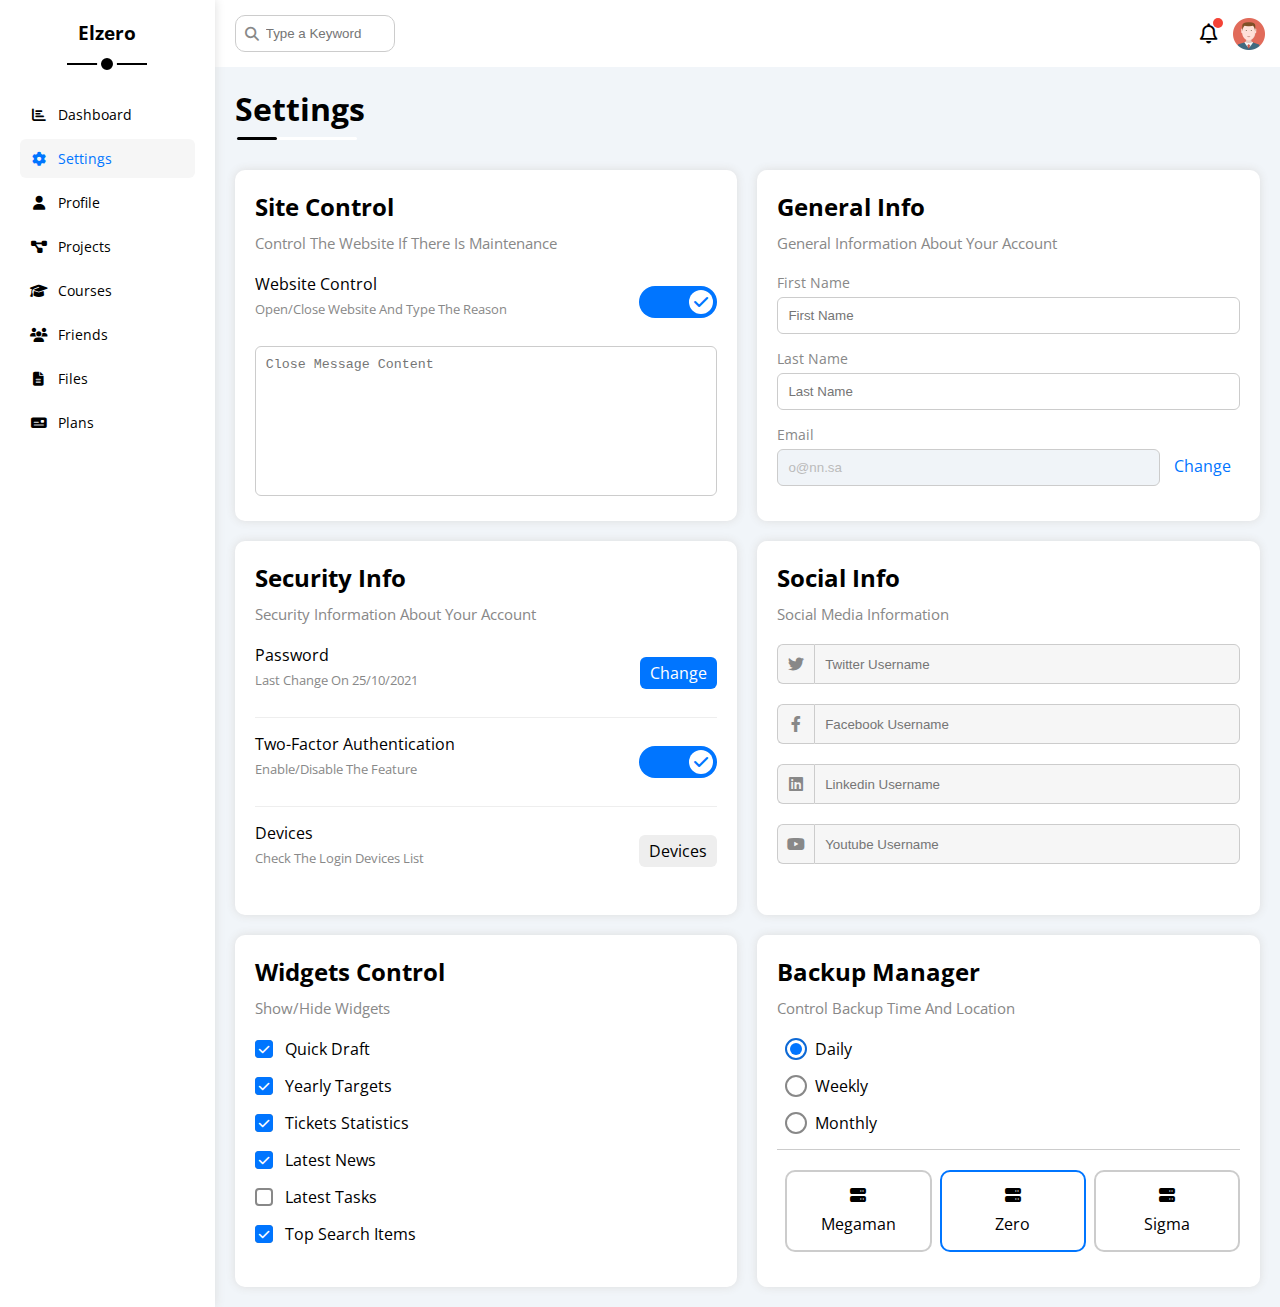
<file: settings.html>
<!DOCTYPE html>
<html lang="en">
<head>
	<meta charset="UTF-8">
	<meta http-equiv="X-UA-Compatible" content="IE=edge">
	<meta name="viewport" content="width=device-width, initial-scale=1.0">
	<link rel="stylesheet" href="css/all.min.css">
	<link rel="stylesheet" href="css/framework.css">
	<link rel="stylesheet" href="css/master.css">
	<title>Settings</title>
	<link rel="preconnect" href="https://fonts.googleapis.com">
	<link rel="preconnect" href="https://fonts.gstatic.com" crossorigin>
	<link href="https://fonts.googleapis.com/css2?family=Open+Sans:wght@300;500&display=swap" rel="stylesheet" />
</head>
<body>
	<div class="page d-flex">
		<div class="sidebar bg-white p-20 p-relative">
			<h3 class="p-relative txt-c mt-0">Elzero</h3>
			<ul>
				<li>
					<a class="d-flex align-center fs-14 c-black rad-6 p-10" href="index.html">
						<i class="fa-solid fa-chart-bar fa-fw"></i>
						<span class="hide-mobile">Dashboard</span>
					</a>
				</li>
				<li>
					<a class="active d-flex align-center fs-14 c-black rad-6 p-10" href="settings.html">
						<i class="fa-solid fa-gear fa-fw"></i>
						<span class="hide-mobile">Settings</span>
					</a>
				</li>
				<li>
					<a class="d-flex align-center fs-14 c-black rad-6 p-10" href="profile.html">
						<i class="fa-solid fa-user fa-fw"></i>
						<span class="hide-mobile">Profile</span>
					</a>
				</li>
				<li>
					<a class="d-flex align-center fs-14 c-black rad-6 p-10" href="projects.html">
						<i class="fa-solid fa-diagram-project fa-fw"></i>
						<span class="hide-mobile">Projects</span>
					</a>
				</li>
				<li>
					<a class="d-flex align-center fs-14 c-black rad-6 p-10" href="courses.html">
						<i class="fa-solid fa-graduation-cap fa-fw"></i>
						<span class="hide-mobile">Courses</span>
					</a>
				</li>
				<li>
					<a class="d-flex align-center fs-14 c-black rad-6 p-10" href="friends.html">
						<i class="fa-solid fa-users fa-fw"></i>
						<span class="hide-mobile">Friends</span>
					</a>
				</li>
				<li>
					<a class="d-flex align-center fs-14 c-black rad-6 p-10" href="files.html">
						<i class="fa-solid fa-file-lines fa-fw"></i>
						<span class="hide-mobile">Files</span>
					</a>
				</li>
				<li>
					<a class="d-flex align-center fs-14 c-black rad-6 p-10" href="plans.html">
						<i class="fa-solid fa-money-check fa-fw"></i>
						<span class="hide-mobile">Plans</span>
					</a>
				</li>
			</ul>
		</div>
		<div class="content w-full">
			<!-- Start Head -->
			<div class="head bg-white p-15 between-flex">
				<div class="search p-relative">
					<input class="p-10" type="search" placeholder="Type a Keyword">
				</div>
				<div class="icons d-flex align-center">
					<span class="notification p-relative">
						<i class="fa-regular fa-bell fa-lg"></i>
					</span>
					<img src="imgs/avatar.png" alt="">
				</div>
			</div>
			<!-- End Head -->
			<h1 class="p-relative">Settings</h1>
			<div class="settings-page m-20 d-grid gap-20">
				<!-- Start Settings Box -->
				<div class="bg-white rad-10 p-20 ">
					<h2 class="mt-0 mb-10">Site Control</h2>
					<p class="mt-0 mb-20 fs-15 c-grey">Control The Website If There Is Maintenance</p>
					<div class="mb-15 between-flex">
						<div>
							<span>Website Control</span>
							<p class="mt-5 mb-0 fs-13 c-grey">Open/Close Website And Type The Reason</p>
						</div>
						<div>
							<label>
								<input class="toggle-checkbox" type="checkbox" checked>
								<div class="toggle-switch"></div>
							</label>
						</div>
					</div>
					<textarea class="close-message p-10 rad-6 w-full d-block border-ccc" placeholder="Close Message Content"></textarea>
				</div>
				<!-- End Settings Box -->
				<!-- Start Settings Box -->
				<div class="bg-white rad-10 p-20">
					<h2 class="mt-0 mb-10">General Info</h2>
					<p class="mt-0 mb-20 fs-15 c-grey">General Information About Your Account</p>
					<div class="mb-15">
						<label class="d-block fs-14 c-grey mb-5" for="frist">First Name</label>
						<input class="p-10 rad-6 d-block w-full border-ccc" type="text" id="frist" placeholder="First Name">
					</div>
					<div class="mb-15">
						<label class="d-block fs-14 c-grey mb-5" for="last">Last Name</label>
						<input class="p-10 rad-6 d-block w-full border-ccc" type="text" id="last" placeholder="Last Name">
					</div>
					<div class="mb-15">
						<label class="d-block fs-14 c-grey mb-5" for="email">Email</label>
						<input class="email p-10 rad-6 w-full border-ccc mr-10" type="email" id="last" value="o@nn.sa" disabled>
						<a class="c-blue" href="#">Change</a>
					</div>
				</div>
				<!-- End Settings Box -->
				<!-- Start Settings Box -->
				<div class="bg-white rad-10 p-20 ">
					<h2 class="mt-0 mb-10">Security Info</h2>
					<p class="mt-0 mb-20 fs-15 c-grey">Security Information About Your Account</p>
					<div class="sec-box pb-15 mb-15 between-flex">
						<div>
							<span>Password</span>
							<p class="mt-5 mb-0 fs-13 c-grey">Last Change On 25/10/2021</p>
						</div>
						<a class="button btn-shape c-white bg-blue" href="#">Change</a>
					</div>
					<div class="sec-box pb-15 mb-15 between-flex">
						<div>
							<span>Two-Factor Authentication</span>
							<p class="mt-5 mb-0 fs-13 c-grey">Enable/Disable The Feature</p>
						</div>
						<div>
							<label>
								<input class="toggle-checkbox" type="checkbox" checked>
								<div class="toggle-switch"></div>
							</label>
						</div>
					</div>
					<div class="sec-box pb-15 between-flex">
						<div>
							<span>Devices</span>
							<p class="mt-5 mb-0 fs-13 c-grey">Check The Login Devices List</p>
						</div>
						<a class="btn-shape c-black bg-eee" href="#">Devices</a>
					</div>
				</div>
				<!-- End Settings Box -->
				<!-- Start Settings Box -->
				<div class="social-boxes bg-white rad-10 p-20">
					<h2 class="mt-0 mb-10">Social Info</h2>
					<p class="mt-0 mb-20 fs-15 c-grey">Social Media Information</p>
					<div class="d-flex align-center mb-20">
						<i class="fa-brands fa-twitter center-flex c-grey"></i>
						<input class="w-full" type="text" id="frist" placeholder="Twitter Username">
					</div>
					<div class="d-flex align-center mb-20">
						<i class="fa-brands fa-facebook-f center-flex c-grey"></i>
						<input class="w-full" type="text" id="last" placeholder="Facebook Username">
					</div>
					<div class="d-flex align-center mb-20">
						<i class="fa-brands fa-linkedin center-flex c-grey"></i>
						<input class="w-full" type="text" id="last" placeholder="Linkedin Username">
					</div>
					<div class="d-flex align-center">
						<i class="fa-brands fa-youtube center-flex c-grey"></i>
						<input class="w-full" type="text" id="last" placeholder="Youtube Username">
					</div>
				</div>
				<!-- End Settings Box -->
				<!-- Start Settings Box -->
				<div class="widget-control bg-white rad-10 p-20 ">
					<h2 class="mt-0 mb-10">Widgets Control</h2>
					<p class="mt-0 mb-20 fs-15 c-grey">Show/Hide Widgets</p>
					<div class="control d-flex align-center mb-15">
						<input type="checkbox" id="one" checked>
						<label for="one">Quick Draft</label>
					</div>
					<div class="control d-flex align-center mb-15">
						<input type="checkbox" id="two" checked>
						<label for="two">Yearly Targets</label>
					</div>
					<div class="control d-flex align-center mb-15">
						<input type="checkbox" id="three" checked>
						<label for="three">Tickets Statistics</label>
					</div>
					<div class="control d-flex align-center mb-15">
						<input type="checkbox" id="four" checked>
						<label for="four">Latest News</label>
					</div>
					<div class="control d-flex align-center mb-15">
						<input type="checkbox" id="five">
						<label for="five">Latest Tasks</label>
					</div>
					<div class="control d-flex align-center mb-15">
						<input type="checkbox" id="six" checked>
						<label for="six">Top Search Items</label>
					</div>
				</div>
				<!-- End Settings Box -->
				<!-- Start Settings Box -->
				<div class="backup-control bg-white rad-10 p-20 ">
					<h2 class="mt-0 mb-10">Backup Manager</h2>
					<p class="mt-0 mb-20 fs-15 c-grey">Control Backup Time And Location</p>
					<div class="date d-flex align-center mb-15">
						<input type="radio" name="time" id="dialy" checked>
						<label for="dialy">Daily</label>
					</div>
					<div class="date d-flex align-center mb-15">
						<input type="radio" name="time" id="weekly">
						<label for="weekly">Weekly</label>
					</div>
					<div class="date d-flex align-center mb-15">
						<input type="radio" name="time" id="monthly">
						<label for="monthly">Monthly</label>
					</div>
					<div class="servers d-flex align-center txt-c">
						<input type="radio" name="servers" id="server-one">
						<div class="server mb-15 rad-10 w-full">
							<label class="d-block m-15" for="server-one">
								<i class="fa-solid fa-server d-block mb-10"></i>
								Megaman
							</label>
						</div>
						<input type="radio" name="servers" id="server-two" checked>
						<div class="server mb-15 rad-10 w-full">
							<label class="d-block m-15" for="server-two">
								<i class="fa-solid fa-server d-block mb-10"></i>
								Zero
							</label>
						</div>
						<input type="radio" name="servers" id="server-three">
						<div class="server mb-15 rad-10 w-full">
							<label class="d-block m-15" for="server-three">
								<i class="fa-solid fa-server d-block mb-10"></i>
								Sigma
							</label>
						</div>
					</div>
				</div>
				<!-- End Settings Box -->
			</div>
		</div>
	</div>
</body>
</html>
</file>
<file: css/framework.css>
:root {
	--blue-color: #0075ff;
	--blue-alt-color: #0d69d5;
	--orange-color: #f59e0b;
	--green-color: #22c55e;
	--red-color: #f44336;
	--grey-color: #888;
	--main-transition: 0.3s;
}

/* Start Box */
.d-flex {
	display: flex;
}

.f-wrap {
	flex-wrap: wrap;
}

.align-center {
	align-items: center;
}

.space-between {
	justify-content: space-between;
}

.d-grid {
	display: grid;
}

.gap-20 {
	gap: 20px;
}

.d-block {
	display: block;
}

@media (max-width: 767px) {
	.hide-mobile {
		display: none;
	}

	.block-mobile {
		display: block;
	}
}

/* End Box */
/* Start Padding + Margin */
.p-10 {
	padding: 10px;
}

.p-15 {
	padding: 15px;
}

.p-20 {
	padding: 20px;
}

.pt-10 {
	padding-top: 10px;
}

.pt-15 {
	padding-top: 15px;
}

.pt-20 {
	padding-top: 20px;
}

.pb-10 {
	padding-bottom: 10px;
}

.pb-15 {
	padding-bottom: 15px;
}

.pb-20 {
	padding-bottom: 20px;
}

.pl-15 {
	padding-left: 15px;
}

.m-0 {
	margin: 0;
}

.m-15 {
	margin: 15px;
}

.m-20 {
	margin: 20px;
}

.mt-0 {
	margin-top: 0;
}

.mt-5 {
	margin-top: 5px;
}

.mt-10 {
	margin-top: 10px;
}

.mt-15 {
	margin-top: 15px;
}

.mt-20 {
	margin-top: 20px;
}

.mt-25 {
	margin-top: 25px;
}

.mr-10 {
	margin-right: 10px;
}

.mr-15 {
	margin-right: 15px;
}

.mb-5 {
	margin-bottom: 5px;
}

.mb-10 {
	margin-bottom: 10px;
}

.mb-15 {
	margin-bottom: 15px;
}

.mb-20 {
	margin-bottom: 20px;
}

.mb-25 {
	margin-bottom: 25px;
}

/* End Padding + Margin */
/* Start Color */
.c-black {
	color: black;
}

.c-white {
	color: white;
}

.c-grey {
	color: var(--grey-color);
}

.c-red {
	color: var(--red-color);
}

.c-green {
	color: var(--green-color);
}

.c-blue {
	color: var(--blue-color);
}

.c-orange {
	color: var(--orange-color);
}

.bg-red {
	background-color: var(--red-color);
}

.bg-green {
	background-color: var(--green-color);
}

.bg-blue {
	background-color: var(--blue-color);
}

.bg-orange {
	background-color: var(--orange-color);
}

.bg-white {
	background-color: white;
}

.bg-eee {
	background-color: #eee;
}

/* End Color */
/* Start Position */
.p-relative {
	position: relative;
}

.p-absolute {
	position: absolute;
}

/* End Position */
/* Start Font */
.txt-c {
	text-align: center;
}

.fs-13 {
	font-size: 13px;
}

.fs-14 {
	font-size: 14px;
}

.fs-15 {
	font-size: 15px;
}

.fs-25 {
	font-size: 25px;
}

.fw-bold {
	font-weight: bold;
}

@media (max-width: 767px) {
	.txt-c-mobile {
		text-align: center;
	}
}


/* End Font */
/* Start Border */
.rad-6 {
	border-radius: 6px;
}

.rad-10 {
	border-radius: 10px;
}

.rad-half {
	border-radius: 50%;
}

.b-none {
	border: none;
}

.border-ccc {
	border: 1px solid #ccc;
}

.border-eee {
	border: 1px solid #eee;
}

/* End Border */
/* Start Size */
.w-full {
	width: 100%;
}

.w-100 {
	width: 100px;
}

.w-fit {
	width: fit-content;
}

.h-full {
	height: 100%;
}

.h-100 {
	height: 100px;
}

/* End Media Query */
/* Start Components */
.between-flex {
	display: flex;
	justify-content: space-between;
	align-items: center;
}

.center-flex {
	display: flex;
	justify-content: center;
	align-items: center;
}

.btn-shape {
	padding: 5px 10px;
	border-radius: 6px;
	-webkit-border-radius: 6px;
	-moz-border-radius: 6px;
	-ms-border-radius: 6px;
	-o-border-radius: 6px;
}

/* End Components */
</file>
<file: css/master.css>
:root {
	--blue-color: #0075ff;
	--blue-alt-color: #0d69d5;
	--orange-color: #f59e0b;
	--green-color: #22c55e;
	--red-color: #f44336;
	--grey-color: #888;
	--main-border: 1px solid #ccc;
	--main-transition: 0.3s;
}

* {
	box-sizing: border-box;
}

*:focus {
	outline: none;
}

html {
	scroll-behavior: smooth;
}

body {
	font-family: "Open Sans", sans-serif;
	margin: 0;
}

a {
	text-decoration: none;
	color: black;
}

ul {
	list-style: none;
	padding: 0;
	margin: 0;
}

::-webkit-scrollbar {
	width: 10px;
}

::-webkit-scrollbar-track {
	background-color: white;
}

::-webkit-scrollbar-thumb {
	background-color: var(--blue-color);
}

::-webkit-scrollbar-thumb:hover {
	background-color: var(--blue-alt-color);
}

input {
	caret-color: var(--blue-color);
}

.page {
	background-color: #f1f5f9;
	min-height: 100vh;
}

/* Start Sidebar */
.sidebar {
	width: 250px;
	box-shadow: 0 0 10px #ddd;
}

.sidebar>h3 {
	margin-bottom: 50px;
}

@media (min-width: 767px) {

	.sidebar>h3::before,
	.sidebar>h3::after {
		content: '';
		position: absolute;
		background-color: black;
		left: 50%;
		transform: translateX(-50%);
		-webkit-transform: translateX(-50%);
		-moz-transform: translateX(-50%);
		-ms-transform: translateX(-50%);
		-o-transform: translateX(-50%);
	}

	.sidebar>h3::before {
		width: 80px;
		height: 2px;
		bottom: -20px;
	}

	.sidebar>h3::after {
		border: 4px solid white;
		width: 12px;
		height: 12px;
		bottom: -29px;
		border-radius: 50%;
		-webkit-border-radius: 50%;
		-moz-border-radius: 50%;
		-ms-border-radius: 50%;
		-o-border-radius: 50%;
	}
}

.sidebar ul li a {
	margin-bottom: 5px;
	transition: var(--main-transition);
	-webkit-transition: var(--main-transition);
	-moz-transition: var(--main-transition);
	-ms-transition: var(--main-transition);
	-o-transition: var(--main-transition);
}

.sidebar ul li a:hover,
.sidebar ul li a.active {
	background-color: #f6f6f6;
}

.sidebar ul li a:hover {
	color: var(--blue-alt-color);
}

.sidebar ul li a.active {
	color: var(--blue-color);
}

.sidebar ul li a span {
	margin-left: 10px;
}

@media (max-width: 767px) {
	.sidebar {
		width: 58px;
		padding: 10px;
	}

	.sidebar>h3 {
		font-size: 13px;
		margin-bottom: 15px;
	}
}

/* End Sidebar */
/* Start Content */
.content {
	overflow: hidden;
}

.content .head .search::before {
	font-family: var(--fa-style-family-classic);
	content: '\f002';
	font-weight: 900;
	font-size: 14px;
	color: var(--grey-color);
	position: absolute;
	left: 15px;
	top: 50%;
	transform: translateY(-50%);
	-webkit-transform: translateY(-50%);
	-moz-transform: translateY(-50%);
	-ms-transform: translateY(-50%);
	-o-transform: translateY(-50%);
}

.content .head .search input[type="search"] {
	margin-left: 5px;
	padding-left: 30px;
	width: 160px;
	border: var(--main-border);
	border-radius: 10px;
	transition: width var(--main-transition);
	-webkit-border-radius: 10px;
	-moz-border-radius: 10px;
	-ms-border-radius: 10px;
	-o-border-radius: 10px;
	-webkit-transition: width var(--main-transition);
	-moz-transition: width var(--main-transition);
	-ms-transition: width var(--main-transition);
	-o-transition: width var(--main-transition);
}

.content .head .search input[type="search"]:focus {
	width: 200px;
}

.content .head .search input[type="search"]:focus::placeholder {
	opacity: 0;
}

.content .head .icons:hover {
	cursor: pointer;
}


.content .head .icons .notification::before {
	content: '';
	position: absolute;
	width: 10px;
	height: 10px;
	background-color: var(--red-color);
	top: -5px;
	right: -5px;
	border-radius: 50%;
	-webkit-border-radius: 50%;
	-moz-border-radius: 50%;
	-ms-border-radius: 50%;
	-o-border-radius: 50%;
}

.content .head .icons img {
	width: 32px;
	height: 32px;
	margin-left: 15px;
}

.content .head .icons i {
	animation: bell 0.5s 2;
	-webkit-animation: bell 0.5s 2;
}

.page h1 {
	margin: 20px 20px 40px;
}

.page h1::before,
.page h1::after {
	content: '';
	position: absolute;
	bottom: -10px;
	left: 2px;
	height: 3px;
	border-radius: 5px;
	-webkit-border-radius: 5px;
	-moz-border-radius: 5px;
	-ms-border-radius: 5px;
	-o-border-radius: 5px;
}

.page h1::before {
	width: 120px;
	background-color: white;
}

.page h1::after {
	width: 40px;
	background-color: black;
	transition: width var(--main-transition);
	-webkit-transition: width var(--main-transition);
	-moz-transition: width var(--main-transition);
	-ms-transition: width var(--main-transition);
	-o-transition: width var(--main-transition);
}

.page h1:hover::after {
	width: 120px;
}

.wrapper {
	grid-template-columns: repeat(auto-fill, minmax(450px, 1fr));
	margin: 0 20px;
}

@media (max-width: 767px) {
	.wrapper {
		grid-template-columns: minmax(200px, 1fr);
		margin: 0 10px;
		gap: 10px;
	}
}

.wrapper>div {
	box-shadow: 0 0 10px #ddd;
}

/* End Content */
/* Start Welcome Widget */
.welcome {
	overflow: hidden;
}

.welcome .intro img {
	width: 200px;
	margin-bottom: -10px;
}

.welcome .avatar {
	width: 64px;
	height: 64px;
	margin-top: -32px;
	margin-left: 20px;
	padding: 2px;
	box-shadow: 0 0 5px #ddd;
	border: 2px solid white;
	border-radius: 50%;
	-webkit-border-radius: 50%;
	-moz-border-radius: 50%;
	-ms-border-radius: 50%;
	-o-border-radius: 50%;
}

.welcome .body {
	border-top: 1px solid #eee;
	border-bottom: 1px solid #eee;
}

.welcome .body>div {
	flex: 1;
}

.welcome .visit {
	margin: 0 15px 15px auto;
	transition: var(--main-transition);
	-webkit-transition: var(--main-transition);
	-moz-transition: var(--main-transition);
	-ms-transition: var(--main-transition);
	-o-transition: var(--main-transition);
}

.welcome .visit:hover {
	background-color: var(--blue-alt-color);
}

@media (max-width: 767px) {
	.welcome .intro {
		padding-bottom: 30px;
	}

	.welcome .avatar {
		margin-left: 0;
	}

	.welcome .body>div:not(:last-child) {
		margin-bottom: 20px;
	}
}

/* End Welcome Widget */
/* Start Quick Draft Widget*/
.quick-draft textarea {
	resize: none;
	min-height: 200px;
}

.quick-draft .save {
	margin-left: auto;
	cursor: pointer;
	transition: var(--main-transition);
	-webkit-transition: var(--main-transition);
	-moz-transition: var(--main-transition);
	-ms-transition: var(--main-transition);
	-o-transition: var(--main-transition);
}

.quick-draft .save:hover {
	background-color: var(--blue-alt-color);
}

/* End Quick Draft Widget*/
/* Start Target */
.targets .target-row .icon {
	width: 80px;
	height: 80px;
	margin-right: 15px;
}

.targets .details {
	flex: 1;
}

.targets .details .progress {
	height: 4px;
}

.targets .details .progress>span {
	position: absolute;
	left: 0;
	top: 0;
	height: 4px;
}

.targets .details .progress>span span {
	position: absolute;
	bottom: 16px;
	right: -16px;
	padding: 2px 5px;
	font-size: 12px;
}

.targets .details .progress>span span::after {
	content: '';
	border-color: transparent;
	border-width: 5px;
	border-style: solid;
	position: absolute;
	bottom: -10px;
	left: 50%;
	transform: translateX(-50%);
	-webkit-transform: translateX(-50%);
	-moz-transform: translateX(-50%);
	-ms-transform: translateX(-50%);
	-o-transform: translateX(-50%);
}

.targets .details .progress>.blue span::after {
	border-top-color: var(--blue-color);
}

.targets .details .progress>.orange span::after {
	border-top-color: var(--orange-color);
}

.targets .details .progress>.green span::after {
	border-top-color: var(--green-color);
}

.blue .icon,
.blue .progress {
	background-color: rgb(0 117 255 / 20%);
}

.orange .icon,
.orange .progress {
	background-color: rgb(245 158 11 / 20%);
}

.green .icon,
.green .progress {
	background-color: rgb(34 197 94 / 20%);
}

/* End Target */
/* Start Tickets */
.tickets .box {
	width: calc(50% - 10px);
}

@media (max-width: 767px) {
	.tickets .box {
		width: 100%;
	}
}

/* End Tickets */
/* Start Latest News */
.latest-news .news-row:not(:last-of-type) {
	margin-bottom: 20px;
	padding-bottom: 20px;
	border-bottom: 1px solid #eee;
}

.latest-news .info {
	flex-grow: 1;
}

.latest-news .info h3 {
	margin: 0 0 6px;
	font-size: 16px;
}

@media (max-width: 767px) {
	.latest-news .news-row .label {
		margin: 10px auto;
		width: fit-content;
	}
}

/* End Latest News */
/* Start latest Tasks */
.latest-tasks .task-row:not(:last-of-type) {
	margin-bottom: 15px;
	padding-bottom: 15px;
	border-bottom: 1px solid #eee;
}

.latest-tasks .task-row .info {
	flex: 1;
}

.latest-tasks .done {
	opacity: 0.3;
}

.latest-tasks .done h3,
.latest-tasks .done p {
	text-decoration: line-through;
}

.latest-tasks .task-row .delete {
	cursor: pointer;
	transition: var(--main-transition);
	-webkit-transition: var(--main-transition);
	-moz-transition: var(--main-transition);
	-ms-transition: var(--main-transition);
	-o-transition: var(--main-transition);
}

.latest-tasks .task-row .delete:hover {
	color: var(--red-color);
}

/* End latest Tasks */
/* Start Latest Uploads */
.latest-uploads ul li:not(:last-of-type) {
	border-bottom: 1px solid #eee;
}

.latest-uploads ul li img {
	width: 40px;
	height: 40px;
}

/* End Latest Uploads */
/* Start Last Project Progress */
.last-project ul::before {
	content: '';
	position: absolute;
	width: 2px;
	height: 100%;
	background-color: var(--blue-color);
	left: 11px;
}

.last-project ul li::before {
	content: '';
	min-width: 20px;
	min-height: 20px;
	background-color: white;
	display: block;
	margin-right: 15px;
	border: 2px solid white;
	outline: 2px solid var(--blue-color);
	z-index: 2;
	border-radius: 50%;
	-webkit-border-radius: 50%;
	-moz-border-radius: 50%;
	-ms-border-radius: 50%;
	-o-border-radius: 50%;
}

.last-project ul .done::before {
	background-color: var(--blue-color);
}

.last-project ul .current::before {
	animation: change-color 0.8s infinite alternate;
	-webkit-animation: change-color 0.8s infinite alternate;
}

.last-project .launch-icon {
	position: absolute;
	bottom: 0;
	right: 0;
	width: 160px;
	opacity: 0.1;
}

/* End Last Project Progress */
/* Start Reminders */
.reminders ul li .key {
	width: 15px;
	height: 15px;
}

.reminders ul li>.blue {
	border-left: 2px solid var(--blue-color);
}

.reminders ul li>.green {
	border-left: 2px solid var(--green-color);
}

.reminders ul li>.orange {
	border-left: 2px solid var(--orange-color);
}

.reminders ul li>.red {
	border-left: 2px solid var(--red-color);
}

/* ENd Reminders */
/* Start Latest Post */
.latest-post .avater {
	width: 48px;
	height: 48px;
}

.latest-post .post-content {
	line-height: 1.8;
	border-top: 1px solid #eee;
	border-bottom: 1px solid #eee;
	min-height: 140px;
}

/* End Latest Post */
/* Start Social Media */
.social-media .box {
	padding-left: 70px;

}

.social-media .box i {
	position: absolute;
	left: 0;
	top: 0;
	width: 52px;
	transition: var(--main-transition);
	-webkit-transition: var(--main-transition);
	-moz-transition: var(--main-transition);
	-ms-transition: var(--main-transition);
	-o-transition: var(--main-transition);
}

.social-media .box i:hover {
	transform: rotate(5deg);
	-webkit-transform: rotate(5deg);
	-moz-transform: rotate(5deg);
	-ms-transform: rotate(5deg);
	-o-transform: rotate(5deg);
}

.social-media .twitter {
	background-color: rgb(29 160 242 / 20%);
	color: #1da1f2;
}

.social-media .facebook {
	background-color: rgb(29 160 242 / 20%);
	color: #1877f2;
}

.social-media .youtube {
	background-color: rgb(255 0 0 / 20%);
	color: #ff0000;
}

.social-media .linkedin {
	background-color: rgb(0 119 181 / 20%);
	color: #0077b5;
}

.social-media .twitter i,
.social-media .twitter a {
	background-color: #1da1f2;
}

.social-media .facebook i,
.social-media .facebook a {
	background-color: #1877f2;
}

.social-media .youtube i,
.social-media .youtube a {
	background-color: #ff0000;
}

.social-media .linkedin i,
.social-media .linkedin a {
	background-color: #0077b5;
}

/* End Social Media */
/* Start Projects Table */
.projects .responsive-table {
	overflow-x: auto;
}

.projects table {
	min-width: 1000px;
	border-spacing: 0;
}

.projects thead td {
	background-color: #eee;
	font-weight: bold;
}

.projects table td {
	padding: 15px;
}

.projects tbody td {
	border-bottom: 1px solid #eee;
	border-left: 1px solid #eee;
	transition: var(--main-transition);
	-webkit-transition: var(--main-transition);
	-moz-transition: var(--main-transition);
	-ms-transition: var(--main-transition);
	-o-transition: var(--main-transition);
}

.projects table tbody tr td:last-child {
	border-right: 1px solid #eee;
}

.projects table tbody tr:hover td {
	background-color: #faf7f7;
}

.projects table img {
	width: 32px;
	height: 32px;
	padding: 2px;
	background-color: white;
	border-radius: 50%;
	-webkit-border-radius: 50%;
	-moz-border-radius: 50%;
	-ms-border-radius: 50%;
	-o-border-radius: 50%;
}

.projects table img:not(:first-child) {
	margin-left: -20px;
}

.projects table .label {
	font-size: 13px;
}

/* End Projects Table */
/* Start Settings Page */
.settings-page {
	grid-template-columns: repeat(auto-fill, minmax(500px, 1fr));
}

@media (max-width: 767px) {
	.settings-page {
		grid-template-columns: minmax(100px, 1fr);
		margin-left: 10px;
		margin-right: 10px;
		gap: 10px;
	}
}

.settings-page>div {
	box-shadow: 0 0 10px #ddd;
}

.settings-page .close-message {
	resize: none;
	min-height: 150px;
}

.settings-page :disabled {
	cursor: no-drop;
	background-color: #f0f4f8;
	color: #bbb;
}

.settings-page .email {
	display: inline-flex;
	width: calc(100% - 80px);
}

.settings-page .sec-box:not(:last-of-type) {
	border-bottom: 1px solid #eee;
}

.settings-page .sec-box .button {
	transition: var(--main-transition);
	-webkit-transition: var(--main-transition);
	-moz-transition: var(--main-transition);
	-ms-transition: var(--main-transition);
	-o-transition: var(--main-transition);
}

.settings-page .sec-box .button:hover {
	background-color: var(--blue-alt-color);
}

.settings-page .social-boxes i,
.settings-page .social-boxes input {
	height: 40px;
	background-color: #f6f6f6;
	border: 1px solid #ccc;
}

.settings-page .social-boxes i {
	width: 40px;
	border-right: none;
	border-radius: 6px 0 0 6px;
	transition: var(--main-transition);
	-webkit-border-radius: 6px 0 0 6px;
	-moz-border-radius: 6px 0 0 6px;
	-ms-border-radius: 6px 0 0 6px;
	-o-border-radius: 6px 0 0 6px;
	-webkit-transition: var(--main-transition);
	-moz-transition: var(--main-transition);
	-ms-transition: var(--main-transition);
	-o-transition: var(--main-transition);
}

.settings-page .social-boxes input {
	padding-left: 10px;
	border-radius: 0 6px 6px 0;
	-webkit-border-radius: 0 6px 6px 0;
	-moz-border-radius: 0 6px 6px 0;
	-ms-border-radius: 0 6px 6px 0;
	-o-border-radius: 0 6px 6px 0;
}

.settings-page .social-boxes>div:focus-within i {
	color: black;
}

.widget-control .control input[type="checkbox"] {
	appearance: none;
	display: none;
}

.widget-control .control label {
	padding-left: 30px;
	cursor: pointer;
	position: relative;
}

.widget-control .control label::before,
.widget-control .control label::after {
	position: absolute;
	left: 0;
	top: 50%;
	border-radius: 4px;
	transform: translateY(-50%);
	-webkit-transform: translateY(-50%);
	-moz-transform: translateY(-50%);
	-ms-transform: translateY(-50%);
	-o-transform: translateY(-50%);
	-webkit-border-radius: 4px;
	-moz-border-radius: 4px;
	-ms-border-radius: 4px;
	-o-border-radius: 4px;
}

.widget-control .control label::before {
	content: '';
	width: 14px;
	height: 14px;
	border: 2px solid var(--grey-color);
}

.widget-control .control label:hover::before {
	border-color: var(--blue-alt-color);
	box-shadow: 0 0 2px #0000fffc;
}

.widget-control .control label::after {
	font-family: var(--fa-style-family-classic);
	content: '\f00c';
	font-weight: 900;
	background-color: var(--blue-color);
	color: white;
	font-size: 12px;
	width: 18px;
	height: 18px;
	display: flex;
	justify-content: center;
	align-items: center;
	transform: translateY(-50%) scale(0) rotate(360deg);
	transition: var(--main-transition);
	-webkit-transform: translateY(-50%) scale(0) rotate(360deg);
	-moz-transform: translateY(-50%) scale(0) rotate(360deg);
	-ms-transform: translateY(-50%) scale(0) rotate(360deg);
	-o-transform: translateY(-50%) scale(0) rotate(360deg);
	-webkit-transition: var(--main-transition);
	-moz-transition: var(--main-transition);
	-ms-transition: var(--main-transition);
	-o-transition: var(--main-transition);
}

.widget-control .control input[type="checkbox"]:checked+label::after {
	transform: translateY(-50%) scale(1);
	-webkit-transform: translateY(-50%) scale(1);
	-moz-transform: translateY(-50%) scale(1);
	-ms-transform: translateY(-50%) scale(1);
	-o-transform: translateY(-50%) scale(1);
}

.backup-control input[type="radio"] {
	appearance: none;
	/* display: none; */
}

.backup-control .date label {
	padding-left: 30px;
	cursor: pointer;
	position: relative;
}

.backup-control .date label::before {
	content: '';
	position: absolute;
	left: 0;
	top: 50%;
	width: 18px;
	height: 18px;
	border: 2px solid var(--grey-color);
	border-radius: 50%;
	transform: translateY(-50%);
	-webkit-transform: translateY(-50%);
	-moz-transform: translateY(-50%);
	-ms-transform: translateY(-50%);
	-o-transform: translateY(-50%);
	-webkit-border-radius: 50%;
	-moz-border-radius: 50%;
	-ms-border-radius: 50%;
	-o-border-radius: 50%;
}

.backup-control .date label::after {
	content: '';
	position: absolute;
	left: 4.8px;
	top: 4.8px;
	width: 12px;
	height: 12px;
	background-color: var(--blue-color);
	border-radius: 50%;
	transition: var(--fa-style-family-classic);
	transform: scale(0);
	-webkit-transition: var(--fa-style-family-classic);
	-moz-transition: var(--fa-style-family-classic);
	-ms-transition: var(--fa-style-family-classic);
	-o-transition: var(--fa-style-family-classic);
	-webkit-transform: scale(0);
	-moz-transform: scale(0);
	-ms-transform: scale(0);
	-o-transform: scale(0);
}

.backup-control .date input[type="radio"]:checked+label::before {
	border-color: var(--blue-alt-color);
}

.backup-control .date input[type="radio"]:checked+label::after {
	transform: scale(1);
	-webkit-transform: scale(1);
	-moz-transform: scale(1);
	-ms-transform: scale(1);
	-o-transform: scale(1);
}

.backup-control .servers {
	border-top: 1px solid #ccc;
	padding-top: 20px;
}

@media (max-width: 767px) {
	.backup-control .servers {
		flex-wrap: wrap;
	}
}

.backup-control .servers .server {
	border: 2px solid #ccc;
	position: relative;
}

.backup-control .servers .server label {
	cursor: pointer;
}

.backup-control .servers input[type="radio"]:checked+.server {
	border-color: var(--blue-color);
}

.toggle-checkbox {
	appearance: none;
	display: none;
}

.toggle-switch {
	background-color: #ccc;
	width: 78px;
	height: 32px;
	position: relative;
	cursor: pointer;
	transition: var(--main-transition);
	border-radius: 16px;
	-webkit-border-radius: 16px;
	-moz-border-radius: 16px;
	-ms-border-radius: 16px;
	-o-border-radius: 16px;
	-webkit-transition: var(--main-transition);
	-moz-transition: var(--main-transition);
	-ms-transition: var(--main-transition);
	-o-transition: var(--main-transition);
}

.toggle-switch::before {
	font-family: var(--fa-style-family-classic);
	content: '\f00d';
	font-weight: 900;
	background-color: white;
	width: 24px;
	height: 24px;
	position: absolute;
	top: 4px;
	left: 4px;
	display: flex;
	justify-content: center;
	align-items: center;
	color: #aaa;
	transition: var(--main-transition);
	border-radius: 50%;
	-webkit-border-radius: 50%;
	-moz-border-radius: 50%;
	-ms-border-radius: 50%;
	-o-border-radius: 50%;
	-webkit-transition: var(--main-transition);
	-moz-transition: var(--main-transition);
	-ms-transition: var(--main-transition);
	-o-transition: var(--main-transition);
}

.toggle-checkbox:checked+.toggle-switch {
	background-color: var(--blue-color);
}

.toggle-checkbox:checked+.toggle-switch::before {
	content: '\f00c';
	left: 50px;
	color: var(--blue-color);
}

/* End Settings Page */
/* Start Profile Page */
.profile-page .overview {
	box-shadow: 0 0 10px #ddd;
	overflow: hidden;
}

@media (max-width:767px) {
	.profile-page .overview {
		flex-direction: column;
	}
}

.profile-page .avatar-box {
	width: 300px;
}

@media (min-width: 768px) {
	.profile-page .avatar-box {
		border-right: 1px solid #eee;
	}
}

.profile-page .avatar-box>img {
	width: 120px;
	height: 120px;
}

.profile-page .avatar-box .level {
	width: 70%;
	height: 6px;
	overflow: hidden;
	margin: auto;
}

.profile-page .avatar-box .level span {
	position: absolute;
	top: 0;
	left: 0;
	background-color: var(--blue-color);
	height: 100%;
	border-radius: 6px;
	-webkit-border-radius: 6px;
	-moz-border-radius: 6px;
	-ms-border-radius: 6px;
	-o-border-radius: 6px;
}

.profile-page .info-box .box {
	flex-wrap: wrap;
	transition: var(--main-transition);
	-webkit-transition: var(--main-transition);
	-moz-transition: var(--main-transition);
	-ms-transition: var(--main-transition);
	-o-transition: var(--main-transition);
}

.profile-page .info-box .box:not(:last-of-type) {
	border-bottom: 1px solid #eee;
}

.profile-page .info-box .box:hover {
	background-color: #f9f9f9;
}

.profile-page .info-box .box>div {
	min-width: 250px;
}

@media (max-width: 767px) {
	.profile-page .info-box .box h4 {
		text-align: left;
	}

	.profile-page .info-box .box>div {
		display: flex;
		flex-direction: column;
		align-items: flex-start;
	}
}

.profile-page .info-box .box h4 {
	font-weight: normal;
}

.profile-page .info-box .toggle-switch {
	width: 60px;
	height: 20px;
}

@media (max-width: 767px) {
	.profile-page .info-box .toggle-switch {
		margin: auto;
	}
}

.profile-page .info-box .toggle-switch::before {
	width: 12px;
	height: 12px;
	font-size: 8px;
}

.profile-page .info-box .toggle-checkbox:checked+.toggle-switch::before {
	left: 44px;
}

@media (max-width:767px) {
	.profile-page .other-data {
		flex-direction: column;
	}
}

.profile-page .skills-card {
	flex-grow: 1;
	box-shadow: 0 0 10px #ddd;
}

.profile-page .skills-card ul li {
	padding: 15px 0;
}

.profile-page .skills-card ul li:not(:last-of-type) {
	border-bottom: 1px solid #eee;
}

.profile-page .skills-card ul li span {
	display: inline-flex;
	padding: 4px 10px;
	background-color: #eee;
	font-size: 14px;
	border-radius: 6px;
	-webkit-border-radius: 6px;
	-moz-border-radius: 6px;
	-ms-border-radius: 6px;
	-o-border-radius: 6px;
}

.profile-page .skills-card ul li span:not(:last-child) {
	margin-right: 5px;
}

.profile-page .activities {
	flex-grow: 2;
	box-shadow: 0 0 10px #ddd;
}

.profile-page .activity:not(:last-of-type) {
	border-bottom: 1px solid #eee;
	padding-bottom: 20px;
	margin-bottom: 20px;
}

.profile-page .activity img {
	width: 64px;
	height: 64px;
	margin-right: 10px;
}

@media (min-width:768px) {
	.profile-page .activity .date {
		margin-left: auto;
		text-align: right;
	}
}

@media (max-width:767px) {
	.profile-page .activity {
		flex-direction: column;
	}

	.profile-page .activity img {
		margin-right: 0;
		margin-bottom: 15px;
	}

	.profile-page .activity .date {
		margin-top: 15px;
	}
}

/* End Profile Page */
/* Start Projects Page */
.projects-page {
	grid-template-columns: repeat(auto-fill, minmax(500px, 1fr));
}

@media (max-width: 767px) {
	.projects-page {
		grid-template-columns: minmax(200px, 1fr);
		margin: 0 10px;
		gap: 10px;
	}
}

.projects-page .project {
	box-shadow: 0 0 10px #ddd;
}

.projects-page .project .date {
	position: absolute;
	top: 10px;
	right: 10px;
}

.projects-page .project h4 {
	font-weight: normal;
}

.projects-page .project .team {
	position: relative;
	min-height: 80px;
}

.projects-page .project .team a {
	position: absolute;
	left: 0;
	bottom: 0;
}

.projects-page .project .team a:nth-child(2) {
	left: 25px;
}

.projects-page .project .team a:nth-child(3) {
	left: 50px;
}

.projects-page .project .team a:nth-child(4) {
	left: 75px;
}

.projects-page .project .team a:nth-child(5) {
	left: 100px;
}

.projects-page .team a:hover {
	z-index: 5;
}

.projects-page .project .team img {
	width: 40px;
	height: 40px;
	border: 2px solid white;
	border-radius: 50%;
	-webkit-border-radius: 50%;
	-moz-border-radius: 50%;
	-ms-border-radius: 50%;
	-o-border-radius: 50%;
}

.projects-page .project .do {
	justify-content: end;
	border-top: 1px solid #eee;
	padding-top: 15px;
	margin-top: 15px;
}

@media (max-width: 767px) {
	.projects-page .project .do {
		flex-direction: column;
	}
}

.projects-page .project .do span {
	padding: 3px 8px;
	margin-left: 5px;
	width: fit-content;
}

@media (max-width: 767px) {
	.projects-page .project .do span:not(:last-of-type) {
		margin-bottom: 15px;
	}
}

.projects-page .project .info {
	border-top: 1px solid #eee;
	padding-top: 15px;
	margin-top: 15px;
}

@media (max-width: 767px) {
	.projects-page .project .info {
		flex-direction: column;
	}
}

.projects-page .project .info .prog {
	width: 200px;
	height: 8px;
	position: relative;
	border-radius: 6px;
	-webkit-border-radius: 6px;
	-moz-border-radius: 6px;
	-ms-border-radius: 6px;
	-o-border-radius: 6px;
}

@media (max-width: 767px) {
	.projects-page .project .info .prog {
		margin-bottom: 15px;
	}
}

.projects-page .project .info .prog span {
	height: 100%;
	position: absolute;
	top: 0;
	left: 0;
	border-radius: 6px;
	-webkit-border-radius: 6px;
	-moz-border-radius: 6px;
	-ms-border-radius: 6px;
	-o-border-radius: 6px;
}

/* End Projects Page */
/* Start Courses Page */
.courses-page {
	grid-template-columns: repeat(auto-fill, minmax(300px, 1fr));
}

@media (max-width: 767px) {
	.courses-page {
		grid-template-columns: minmax(200px, 1fr);
		margin: 0 10px;
		gap: 10px;
	}
}

.courses-page .course {
	overflow: hidden;
	box-shadow: 0 0 10px #ddd;
}

.courses-page .course .cover {
	width: 100%;
}

.courses-page .course .instructor {
	position: absolute;
	top: 20px;
	left: 20px;
	width: 64px;
	height: 64px;
	border: 2px solid white;
	border-radius: 50%;
	-webkit-border-radius: 50%;
	-moz-border-radius: 50%;
	-ms-border-radius: 50%;
	-o-border-radius: 50%;
}

@media (max-width: 767px) {
	.courses-page .course .instructor {
		width: 40px;
		height: 40px;
	}
}

.courses-page .course .description {
	line-height: 1.6;
}

.courses-page .course .info {
	border-top: 1px solid #eee;
	font-size: 13px;
}

.courses-page .course .info .title {
	height: 27px;
	position: absolute;
	left: 50%;
	top: -14px;
	transform: translateX(-50%);
	-webkit-transform: translateX(-50%);
	-moz-transform: translateX(-50%);
	-ms-transform: translateX(-50%);
	-o-transform: translateX(-50%);
}

/* End Courses Page */
/* Start Friends Page */
.friends-page {
	grid-template-columns: repeat(auto-fill, minmax(300px, 1fr));
}

@media (max-width: 767px) {
	.friends-page {
		grid-template-columns: minmax(200px, 1fr);
		margin: 0 10px;
		gap: 10px;
	}
}

.friends-page .friend {
	box-shadow: 0 0 10px #ddd;
}

.friends-page .friend .contact {
	position: absolute;
	top: 10px;
	left: 10px;
}

.friends-page .friend .contact i {
	font-size: 13px;
	padding: 10px;
	background-color: #eee;
	color: #666;
	cursor: pointer;
	transition: var(--main-transition);
	border-radius: 50%;
	-webkit-border-radius: 50%;
	-moz-border-radius: 50%;
	-ms-border-radius: 50%;
	-o-border-radius: 50%;
	-webkit-transition: var(--main-transition);
	-moz-transition: var(--main-transition);
	-ms-transition: var(--main-transition);
	-o-transition: var(--main-transition);
}

.friends-page .friend .contact i:hover {
	background-color: var(--blue-color);
	color: white;
}

.friends-page .friend .icons {
	border-top: 1px solid #eee;
	border-bottom: 1px solid #eee;
	padding-top: 15px;
	padding-bottom: 15px;
	margin-top: 15px;
	margin-bottom: 15px;
}

.friends-page .friend .icons i {
	margin-right: 5px;
}

.friends-page .friend .icons .vip {
	position: absolute;
	right: 0;
	top: 50%;
	font-size: 40px;
	opacity: 0.2;
	transform: translateY(-50%);
	-webkit-transform: translateY(-50%);
	-moz-transform: translateY(-50%);
	-ms-transform: translateY(-50%);
	-o-transform: translateY(-50%);
}

@media (max-width: 767px) {
	.friends-page .friend .info {
		flex-direction: column;
	}

	.friends-page .friend .info span {
		margin-bottom: 15px;
	}
}

/* End Friends Page */
/* Start Files Page */
.files-page {
	flex-direction: row-reverse;
	align-items: flex-start;
}

@media (max-width: 767px) {
	.files-page {
		flex-direction: column;
		align-items: normal;
	}
}

.files-page .files-stats {
	min-width: 260px;
	box-shadow: 0 0 10px #ddd;
}

.files-page .files-stats .icon {
	width: 40px;
	height: 40px;
	margin-right: 10px;
}

.files-page .files-stats .blue {
	background-color: rgb(0 117 255 / 20%);
}

.files-page .files-stats .green {
	background-color: rgb(34 197 94 / 20%);
}

.files-page .files-stats .red {
	background-color: rgb(244 67 54 / 20%);
}

.files-page .files-stats .orange {
	background-color: rgb(245 158 11 / 20%);
}

.files-page .files-stats .size {
	margin-left: auto;
}

.files-page .files-stats .upload {
	margin: 15px auto 0;
	padding: 10px 15px;
	transition: var(--main-transition);
	-webkit-transition: var(--main-transition);
	-moz-transition: var(--main-transition);
	-ms-transition: var(--main-transition);
	-o-transition: var(--main-transition);
}

.files-page .files-stats .upload:hover {
	background-color: var(--blue-alt-color);
}

.files-page .files-stats .upload:hover i {
	animation: go-up 0.8s infinite;
	-webkit-animation: go-up 0.8s infinite;
}

.files-page .files-content {
	flex: 1;
	grid-template-columns: repeat(auto-fill, minmax(200px, 1fr));
}

.files-page .files-content .file {
	box-shadow: 0 0 10px #ddd;
}

.files-page .files-content img {
	width: 64px;
	height: 64px;
	transition: var(--main-transition);
	-webkit-transition: var(--main-transition);
	-moz-transition: var(--main-transition);
	-ms-transition: var(--main-transition);
	-o-transition: var(--main-transition);
}

.files-page .files-content .file:hover img {
	transform: rotate(5deg);
	-webkit-transform: rotate(5deg);
	-moz-transform: rotate(5deg);
	-ms-transform: rotate(5deg);
	-o-transform: rotate(5deg);
}

.files-page .files-content .info {
	border-top: 1px solid #eee;
}

/* End Files Page */
/* Start Plans Page */
.plans-page {
	grid-template-columns: repeat(auto-fill, minmax(350px, 1fr));
}

@media (max-width: 767px) {
	.plans-page {
		grid-template-columns: minmax(200px, 1fr);
		margin: 0 10px;
		gap: 10px;
	}
}

.plans-page .plan {
	box-shadow: 0 0 10px #ddd;
	transition: var(--main-transition);
	-webkit-transition: var(--main-transition);
	-moz-transition: var(--main-transition);
	-ms-transition: var(--main-transition);
	-o-transition: var(--main-transition);
}

.plans-page .plan:hover {
	box-shadow: 1px 1px 15px #aaa;
	transform: translateY(-10px);
	-webkit-transform: translateY(-10px);
	-moz-transform: translateY(-10px);
	-ms-transform: translateY(-10px);
	-o-transform: translateY(-10px);
}

.plans-page .plan .top {
	border: 3px solid white;
	outline: 3px solid;
}

.plans-page .plan.green .top {
	outline-color: var(--green-color);
}

.plans-page .plan.blue .top {
	outline-color: var(--blue-color);
}

.plans-page .plan.orange .top {
	outline-color: var(--orange-color);
}

.plans-page .plan .price {
	position: relative;
	font-size: 40px;
	width: fit-content;
	margin: auto;
}

.plans-page .plan .price span {
	position: absolute;
	top: 0;
	left: -20px;
	font-size: 25px;
}

.plans-page .plan ul {
	margin: 15px 0;
}

.plans-page .plan ul li {
	padding: 15px 0;
	display: flex;
	align-items: center;
	font-size: 15px;
	border-bottom: 1px solid #eee;
}

.plans-page .plan ul li i:first-child {
	font-size: 18px;
	margin-right: 5px;
}

.plans-page .plan ul li .yes {
	color: var(--green-color);
}

.plans-page .plan ul li i:not(.yes, .help) {
	color: var(--red-color);
}

.plans-page .plan .help {
	margin-left: auto;
	color: var(--grey-color);
	cursor: pointer;
}

.plans-page .plan a {
	margin: auto;
	padding: 8px 30px;
	transition: var(--main-transition);
	-webkit-transition: var(--main-transition);
	-moz-transition: var(--main-transition);
	-ms-transition: var(--main-transition);
	-o-transition: var(--main-transition);
}

.plans-page .plan a.green:hover {
	background-color: #1a9b4a;
}

.plans-page .plan a.blue:hover {
	background-color: var(--blue-alt-color);
}

.plans-page .plan p {
	animation: flash-color 0.8s infinite;
	-webkit-animation: flash-color 0.8s infinite;
}

/* End Plans Page */
/* Start Animation */
@keyframes bell {

	0%,
	100% {
		transform: rotate(5deg);
		-webkit-transform: rotate(5deg);
		-moz-transform: rotate(5deg);
		-ms-transform: rotate(5deg);
		-o-transform: rotate(5deg);
	}

	50% {
		transform: rotate(-5deg);
		-webkit-transform: rotate(-5deg);
		-moz-transform: rotate(-5deg);
		-ms-transform: rotate(-5deg);
		-o-transform: rotate(-5deg);
	}
}

@keyframes change-color {
	from {
		background-color: var(--blue-color);
	}

	to {
		background-color: white;
	}
}

@keyframes go-up {

	0%,
	100% {
		transform: translateY(0);
		-webkit-transform: translateY(0);
		-moz-transform: translateY(0);
		-ms-transform: translateY(0);
		-o-transform: translateY(0);
	}

	50% {
		transform: translateY(-5px);
		-webkit-transform: translateY(-5px);
		-moz-transform: translateY(-5px);
		-ms-transform: translateY(-5px);
		-o-transform: translateY(-5px);
	}
}

@keyframes flash-color {

	0%,
	100% {
		color: var(--orange-color);

	}

	50% {
		color: var(--grey-color);
	}
}

/* End Animation */
</file>
